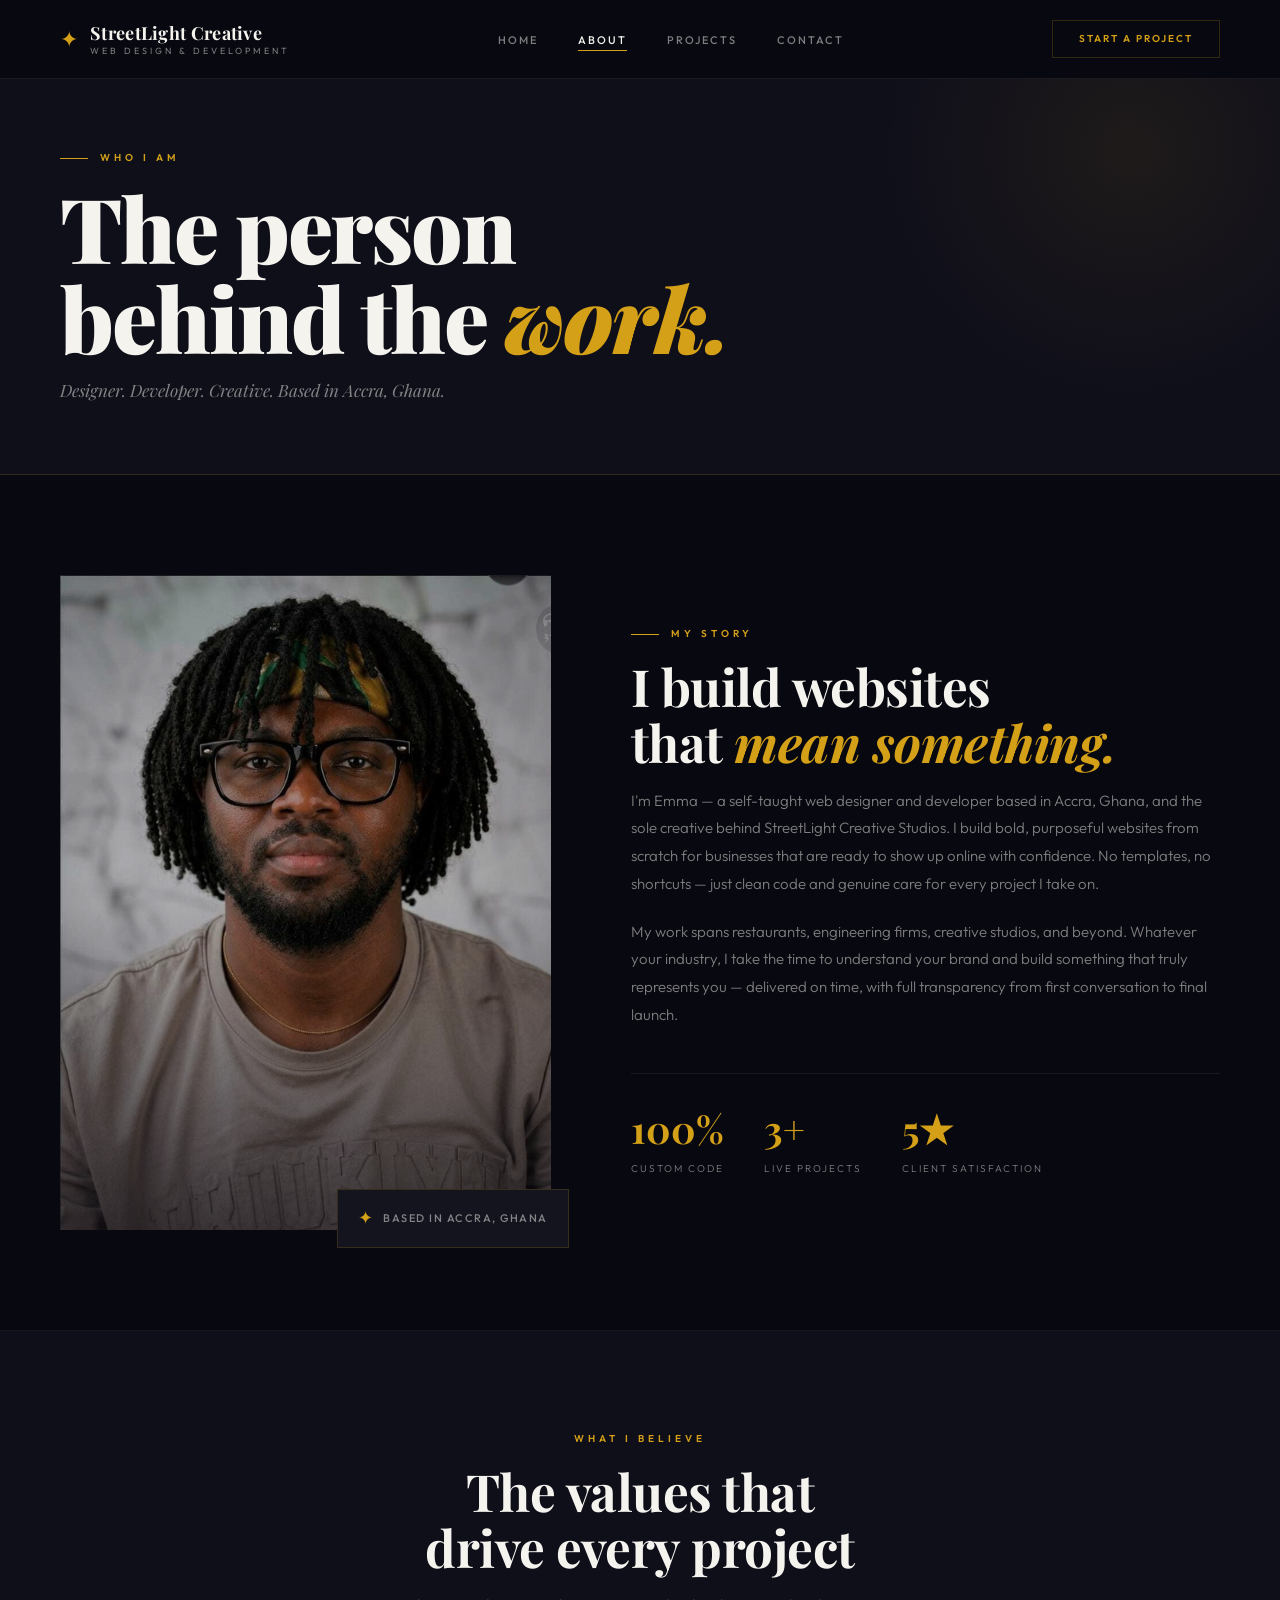
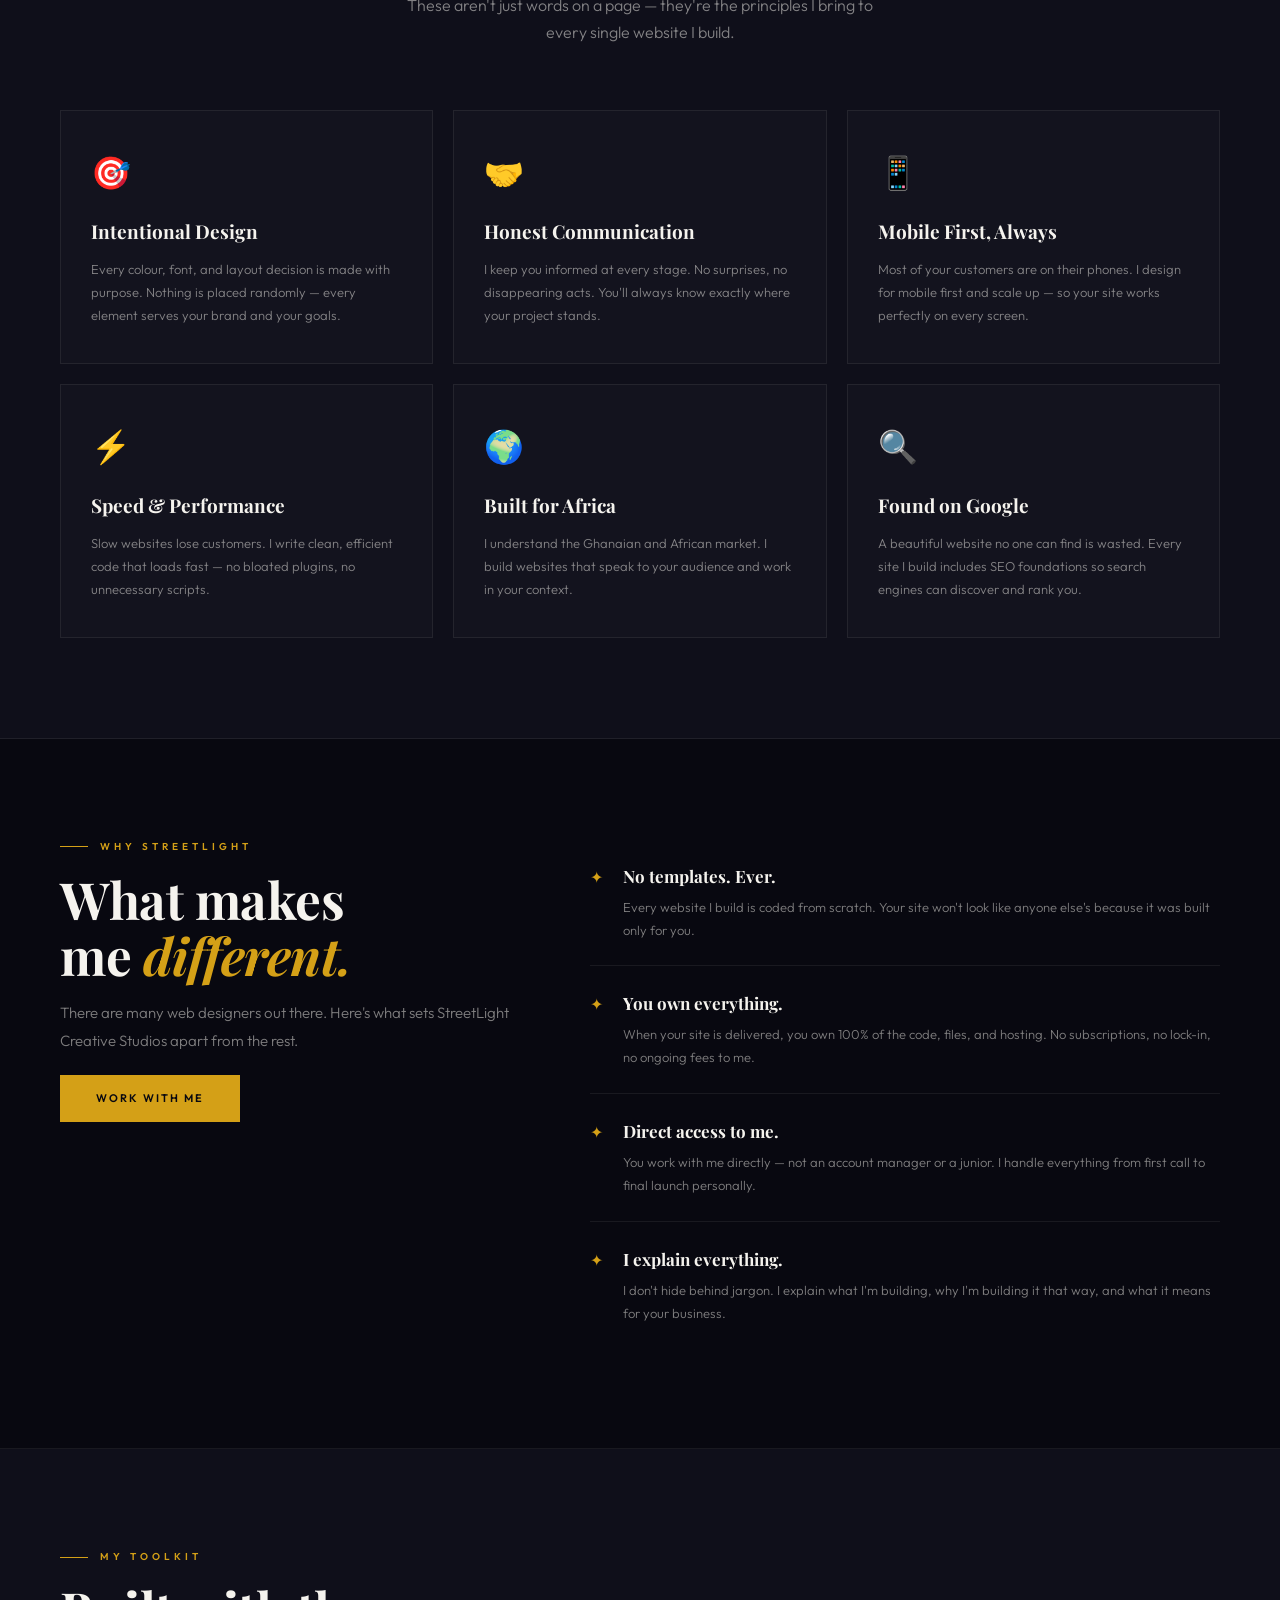
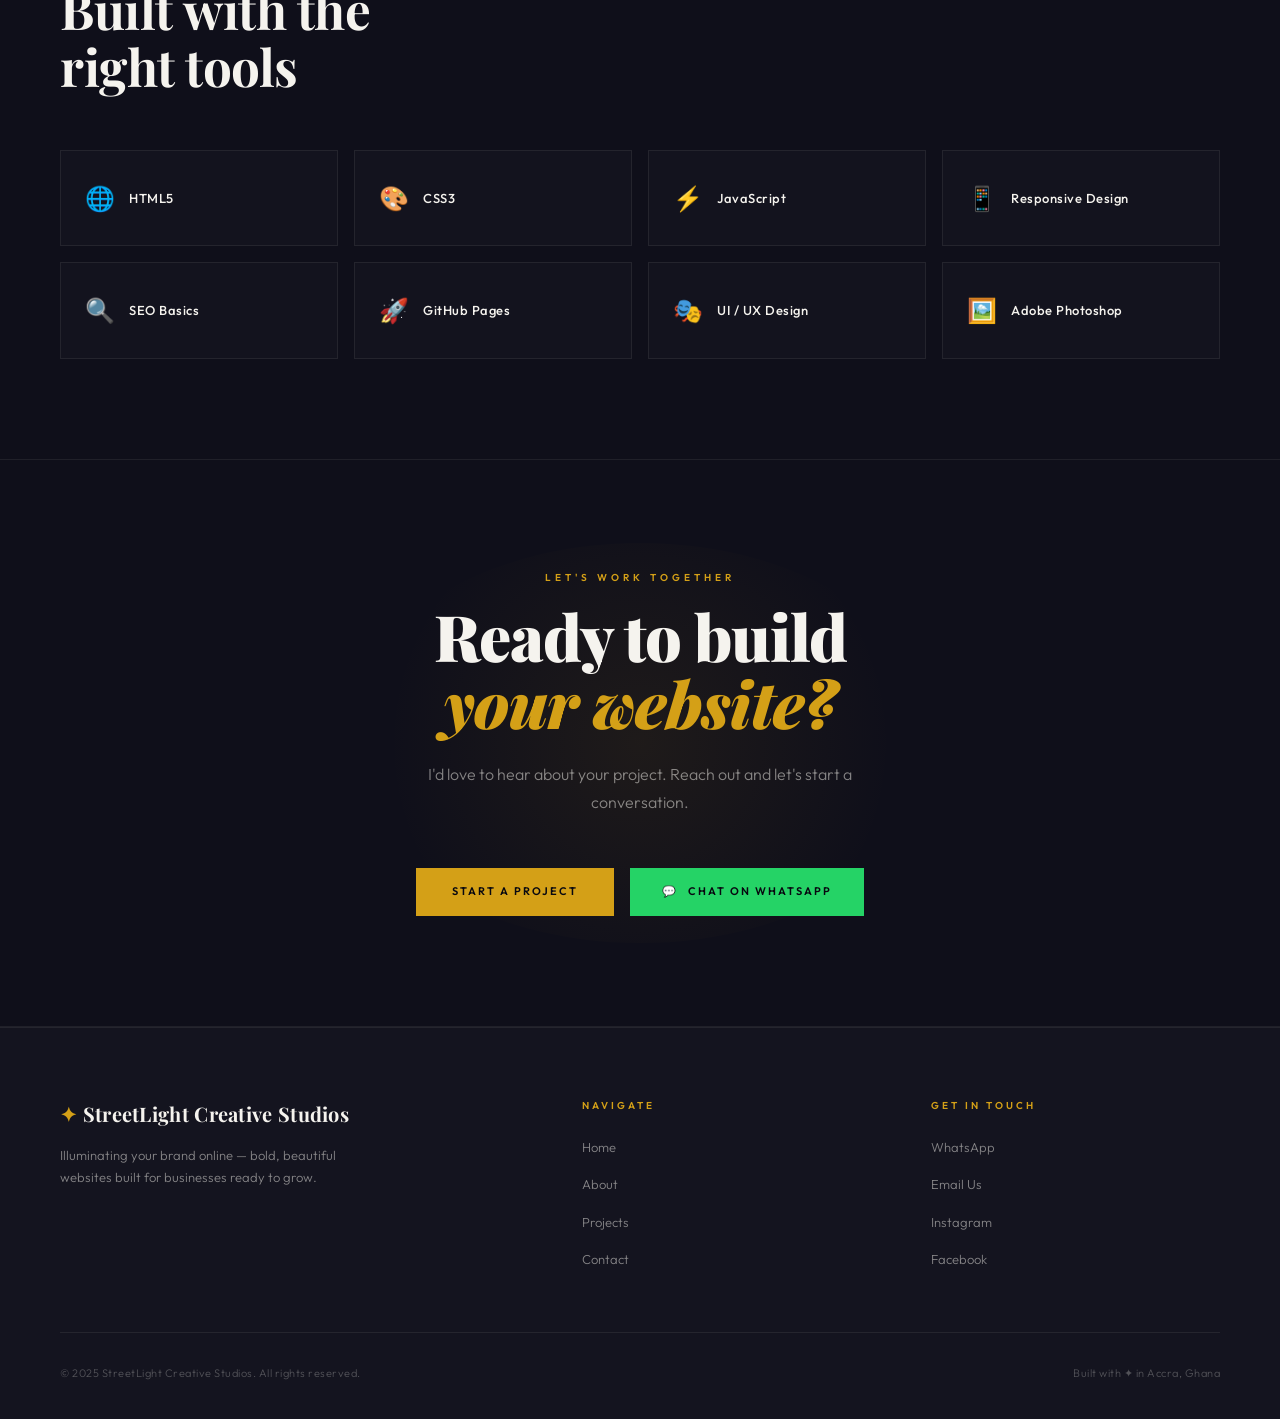
<file: about.html>
<!DOCTYPE html>
<html lang="en">
<head>
  <meta charset="UTF-8">
  <meta name="viewport" content="width=device-width, initial-scale=1.0">
  <title>About — StreetLight Creative Studios</title>
  <meta name="description" content="Meet Emma — the solo web designer and developer behind StreetLight Creative Studios, based in Accra, Ghana.">
  <link rel="preconnect" href="https://fonts.googleapis.com">
  <link rel="preconnect" href="https://fonts.gstatic.com" crossorigin>
  <link href="https://fonts.googleapis.com/css2?family=Playfair+Display:ital,wght@0,700;0,900;1,700&family=Outfit:wght@300;400;500;600&display=swap" rel="stylesheet">
  <link rel="stylesheet" href="css/style.css">
</head>
<body>

  <!-- ── NAVBAR ── -->
  <nav id="navbar">
    <div class="nav-logo" onclick="window.location.href='index.html'">
      <span class="logo-mark">✦</span>
      <div class="logo-text">
        <span class="logo-main">StreetLight Creative</span>
        <span class="logo-sub">Web Design & Development</span>
      </div>
    </div>

    <ul class="nav-links" id="nav-links">
      <li><a href="index.html">Home</a></li>
      <li><a href="about.html" class="active">About</a></li>
      <li><a href="project.html">Projects</a></li>
      <li><a href="contact.html">Contact</a></li>
    </ul>

    <a class="nav-cta" href="contact.html">Start a Project</a>

    <div class="hamburger" id="hamburger" onclick="toggleMenu()">
      <span></span>
      <span></span>
      <span></span>
    </div>
  </nav>


  <!-- ── PAGE HERO ── -->
  <div class="page-hero">
    <p class="section-label">Who I Am</p>
    <h1 class="page-hero-title">The person<br>behind the <em>work.</em></h1>
    <p class="page-hero-sub">Designer. Developer. Creative. Based in Accra, Ghana.</p>
  </div>


  <!-- ── INTRO SECTION ── -->
  <section class="about-intro">

    <div class="about-intro-img">
      <img
        src="image/emma.jpg"
        alt="Emma — StreetLight Creative Studios"
      >
      <div class="about-intro-img-overlay"></div>
      <div class="about-intro-badge">
        <span class="badge-num">✦</span>
        <span class="badge-lbl">Based in Accra, Ghana</span>
      </div>
    </div>

    <div class="about-intro-text">
      <p class="section-label">My Story</p>
      <h2 class="section-title">
        I build websites<br>that <em>mean something.</em>
      </h2>

      <p class="about-para">
        I'm Emma — a self-taught web designer and developer based in Accra, Ghana,
        and the sole creative behind StreetLight Creative Studios. I build bold,
        purposeful websites from scratch for businesses that are ready to show up
        online with confidence. No templates, no shortcuts — just clean code and
        genuine care for every project I take on.
      </p>

      <p class="about-para">
        My work spans restaurants, engineering firms, creative studios, and beyond.
        Whatever your industry, I take the time to understand your brand and build
        something that truly represents you — delivered on time, with full
        transparency from first conversation to final launch.
      </p>

      <div class="about-stats">
        <div class="about-stat">
          <span class="about-stat-num">100%</span>
          <span class="about-stat-lbl">Custom Code</span>
        </div>
        <div class="about-stat">
          <span class="about-stat-num">3+</span>
          <span class="about-stat-lbl">Live Projects</span>
        </div>
        <div class="about-stat">
          <span class="about-stat-num">5★</span>
          <span class="about-stat-lbl">Client Satisfaction</span>
        </div>
      </div>
    </div>

  </section>


  <!-- ── VALUES ── -->
  <section class="values-section">

    <div class="values-header">
      <p class="section-label">What I Believe</p>
      <h2 class="section-title">The values that<br>drive every project</h2>
      <p class="section-sub">
        These aren't just words on a page — they're the principles
        I bring to every single website I build.
      </p>
    </div>

    <div class="values-grid">

      <div class="value-card">
        <span class="value-icon">🎯</span>
        <h3>Intentional Design</h3>
        <p>Every colour, font, and layout decision is made with purpose. Nothing is placed randomly — every element serves your brand and your goals.</p>
      </div>

      <div class="value-card">
        <span class="value-icon">🤝</span>
        <h3>Honest Communication</h3>
        <p>I keep you informed at every stage. No surprises, no disappearing acts. You'll always know exactly where your project stands.</p>
      </div>

      <div class="value-card">
        <span class="value-icon">📱</span>
        <h3>Mobile First, Always</h3>
        <p>Most of your customers are on their phones. I design for mobile first and scale up — so your site works perfectly on every screen.</p>
      </div>

      <div class="value-card">
        <span class="value-icon">⚡</span>
        <h3>Speed & Performance</h3>
        <p>Slow websites lose customers. I write clean, efficient code that loads fast — no bloated plugins, no unnecessary scripts.</p>
      </div>

      <div class="value-card">
        <span class="value-icon">🌍</span>
        <h3>Built for Africa</h3>
        <p>I understand the Ghanaian and African market. I build websites that speak to your audience and work in your context.</p>
      </div>

      <div class="value-card">
        <span class="value-icon">🔍</span>
        <h3>Found on Google</h3>
        <p>A beautiful website no one can find is wasted. Every site I build includes SEO foundations so search engines can discover and rank you.</p>
      </div>

    </div>

  </section>


  <!-- ── WHAT MAKES ME DIFFERENT ── -->
  <section class="different-section">

    <div class="different-left">
      <p class="section-label">Why StreetLight</p>
      <h2 class="section-title">What makes<br>me <em>different.</em></h2>
      <p class="about-para">
        There are many web designers out there. Here's what sets
        StreetLight Creative Studios apart from the rest.
      </p>
      <a href="contact.html" class="btn-primary">Work With Me</a>
    </div>

    <div class="different-right">

      <div class="diff-item">
        <div class="diff-check">✦</div>
        <div>
          <h4>No templates. Ever.</h4>
          <p>Every website I build is coded from scratch. Your site won't look like anyone else's because it was built only for you.</p>
        </div>
      </div>

      <div class="diff-item">
        <div class="diff-check">✦</div>
        <div>
          <h4>You own everything.</h4>
          <p>When your site is delivered, you own 100% of the code, files, and hosting. No subscriptions, no lock-in, no ongoing fees to me.</p>
        </div>
      </div>

      <div class="diff-item">
        <div class="diff-check">✦</div>
        <div>
          <h4>Direct access to me.</h4>
          <p>You work with me directly — not an account manager or a junior. I handle everything from first call to final launch personally.</p>
        </div>
      </div>

      <div class="diff-item">
        <div class="diff-check">✦</div>
        <div>
          <h4>I explain everything.</h4>
          <p>I don't hide behind jargon. I explain what I'm building, why I'm building it that way, and what it means for your business.</p>
        </div>
      </div>

    </div>

  </section>


  <!-- ── SKILLS ── -->
  <section class="skills-section">

    <div class="skills-header">
      <p class="section-label">My Toolkit</p>
      <h2 class="section-title">Built with the<br>right tools</h2>
    </div>

    <div class="skills-grid">

      <div class="skill-item">
        <span class="skill-icon">🌐</span>
        <span class="skill-name">HTML5</span>
      </div>

      <div class="skill-item">
        <span class="skill-icon">🎨</span>
        <span class="skill-name">CSS3</span>
      </div>

      <div class="skill-item">
        <span class="skill-icon">⚡</span>
        <span class="skill-name">JavaScript</span>
      </div>

      <div class="skill-item">
        <span class="skill-icon">📱</span>
        <span class="skill-name">Responsive Design</span>
      </div>

      <div class="skill-item">
        <span class="skill-icon">🔍</span>
        <span class="skill-name">SEO Basics</span>
      </div>

      <div class="skill-item">
        <span class="skill-icon">🚀</span>
        <span class="skill-name">GitHub Pages</span>
      </div>

      <div class="skill-item">
        <span class="skill-icon">🎭</span>
        <span class="skill-name">UI / UX Design</span>
      </div>

      <div class="skill-item">
        <span class="skill-icon">🖼️</span>
        <span class="skill-name">Adobe Photoshop</span>
      </div>

    </div>

  </section>


  <!-- ── CTA ── -->
  <section class="cta-section">
    <div class="cta-inner">
      <p class="section-label section-label--center">Let's Work Together</p>
      <h2 class="cta-title">
        Ready to build<br>
        <em>your website?</em>
      </h2>
      <p class="cta-sub">
        I'd love to hear about your project.
        Reach out and let's start a conversation.
      </p>
      <div class="cta-buttons">
        <a class="btn-primary" href="contact.html">Start a Project</a>
        <a class="whatsapp-btn" href="https://wa.me/233207918365" target="_blank" rel="noopener noreferrer">
          <span>💬</span> Chat on WhatsApp
        </a>
      </div>
    </div>
  </section>


  <!-- ── FOOTER ── -->
  <footer>
    <div class="footer-top">
      <div class="footer-brand">
        <div class="footer-brand-name">
          <span class="footer-mark">✦</span> StreetLight Creative Studios
        </div>
        <p class="footer-desc">
          Illuminating your brand online — bold, beautiful websites
          built for businesses ready to grow.
        </p>
      </div>

      <div class="footer-col">
        <h4>Navigate</h4>
        <ul>
          <li><a href="index.html">Home</a></li>
          <li><a href="about.html">About</a></li>
          <li><a href="project.html">Projects</a></li>
          <li><a href="contact.html">Contact</a></li>
        </ul>
      </div>

      <div class="footer-col">
        <h4>Get in Touch</h4>
        <ul>
          <li><a href="https://wa.me/233207918365" target="_blank" rel="noopener noreferrer">WhatsApp</a></li>
          <li><a href="mailto:streetlightcreativestudios@gmail.com">Email Us</a></li>
          <li><a href="#">Instagram</a></li>
          <li><a href="#">Facebook</a></li>
        </ul>
      </div>
    </div>

    <div class="footer-bottom">
      <span>© 2025 StreetLight Creative Studios. All rights reserved.</span>
      <span>Built with ✦ in Accra, Ghana</span>
    </div>
  </footer>

  <script src="js/main.js"></script>

</body>
</html>
</file>
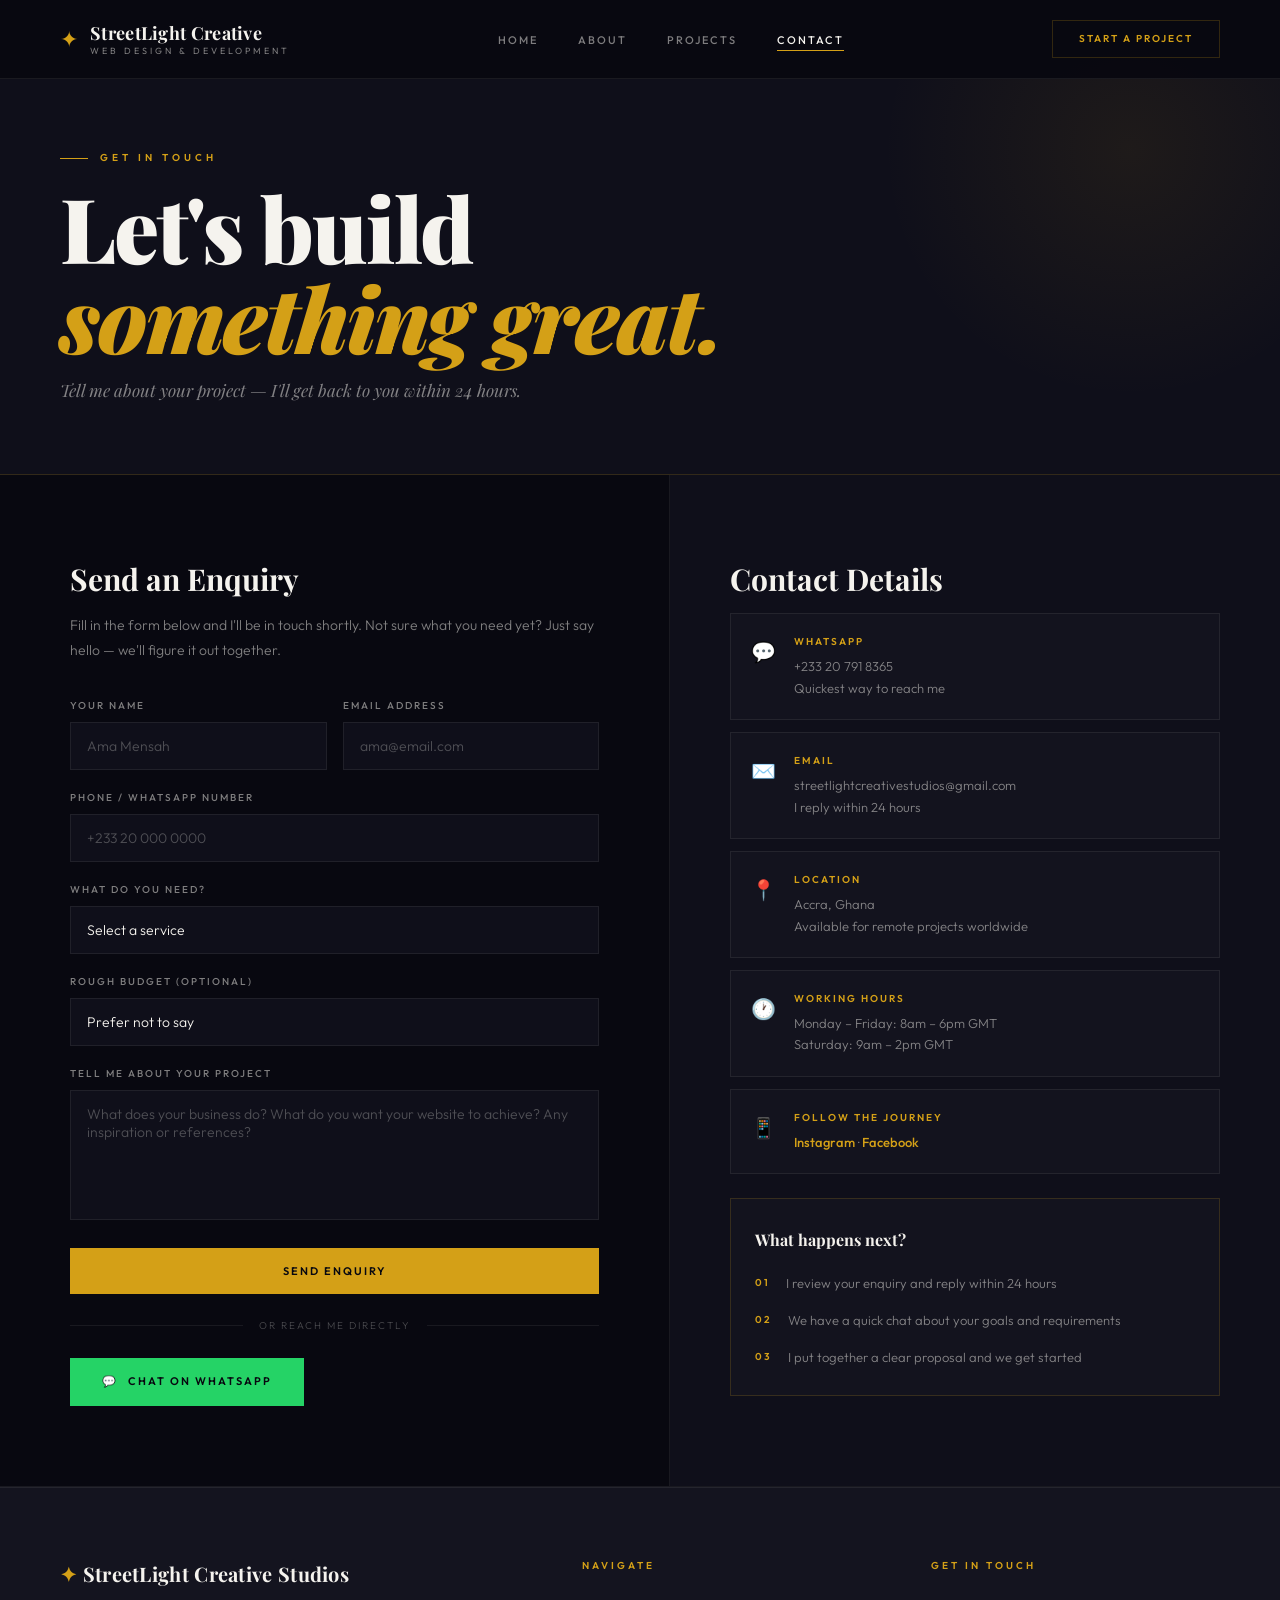
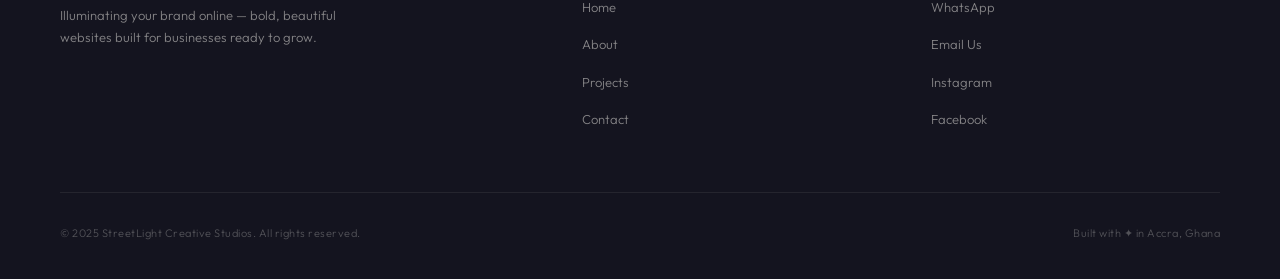
<file: contact.html>
<!DOCTYPE html>
<html lang="en">
<head>
  <meta charset="UTF-8">
  <meta name="viewport" content="width=device-width, initial-scale=1.0">
  <title>Contact — StreetLight Creative Studios</title>
  <meta name="description" content="Start a web design project with StreetLight Creative Studios. Get in touch via WhatsApp, email, or fill in the enquiry form — based in Accra, Ghana.">
  <link rel="preconnect" href="https://fonts.googleapis.com">
  <link rel="preconnect" href="https://fonts.gstatic.com" crossorigin>
  <link href="https://fonts.googleapis.com/css2?family=Playfair+Display:ital,wght@0,700;0,900;1,700&family=Outfit:wght@300;400;500;600&display=swap" rel="stylesheet">
  <link rel="stylesheet" href="css/style.css">
</head>
<body>

  <!-- ── NAVBAR ── -->
  <nav id="navbar">
    <div class="nav-logo" onclick="window.location.href='index.html'">
      <span class="logo-mark">✦</span>
      <div class="logo-text">
        <span class="logo-main">StreetLight Creative</span>
        <span class="logo-sub">Web Design & Development</span>
      </div>
    </div>

    <ul class="nav-links" id="nav-links">
      <li><a href="index.html">Home</a></li>
      <li><a href="about.html">About</a></li>
      <li><a href="project.html">Projects</a></li>
      <li><a href="contact.html" class="active">Contact</a></li>
    </ul>

    <a class="nav-cta" href="contact.html">Start a Project</a>

    <div class="hamburger" id="hamburger" onclick="toggleMenu()">
      <span></span>
      <span></span>
      <span></span>
    </div>
  </nav>


  <!-- ── PAGE HERO ── -->
  <div class="page-hero">
    <p class="section-label">Get in Touch</p>
    <h1 class="page-hero-title">Let's build<br><em>something great.</em></h1>
    <p class="page-hero-sub">Tell me about your project — I'll get back to you within 24 hours.</p>
  </div>


  <!-- ── CONTACT GRID ── -->
  <div class="contact-grid">

    <!-- LEFT: Form -->
    <div class="contact-form-col">

      <h2 class="contact-col-title">Send an Enquiry</h2>
      <p class="contact-intro">
        Fill in the form below and I'll be in touch shortly.
        Not sure what you need yet? Just say hello — we'll figure it out together.
      </p>

      <!-- Form -->
      <form id="contact-form" onsubmit="event.preventDefault(); submitForm();">

        <div class="form-row">
          <div class="form-group">
            <label for="contact-name">Your Name</label>
            <input type="text" id="contact-name" placeholder="Ama Mensah">
          </div>
          <div class="form-group">
            <label for="contact-email">Email Address</label>
            <input type="email" id="contact-email" placeholder="ama@email.com">
          </div>
        </div>

        <div class="form-group">
          <label for="contact-phone">Phone / WhatsApp Number</label>
          <input type="tel" id="contact-phone" placeholder="+233 20 000 0000">
        </div>

        <div class="form-group">
          <label for="contact-service">What Do You Need?</label>
          <select id="contact-service">
            <option value="">Select a service</option>
            <option>Brand New Website</option>
            <option>Redesign an Existing Website</option>
            <option>Fix / Improve My Current Site</option>
            <option>Landing Page Only</option>
            <option>I'm Not Sure Yet — Let's Talk</option>
          </select>
        </div>

        <div class="form-group">
          <label for="contact-budget">Rough Budget (Optional)</label>
          <select id="contact-budget">
            <option value="">Prefer not to say</option>
            <option>Under GHS 500</option>
            <option>GHS 500 – 1,000</option>
            <option>GHS 1,000 – 2,500</option>
            <option>GHS 2,500 – 5,000</option>
            <option>GHS 5,000+</option>
          </select>
        </div>

        <div class="form-group">
          <label for="contact-message">Tell Me About Your Project</label>
          <textarea
            id="contact-message"
            placeholder="What does your business do? What do you want your website to achieve? Any inspiration or references?"
          ></textarea>
        </div>

        <button type="submit" class="btn-primary btn-full">
          Send Enquiry
        </button>

        <!-- Divider -->
        <div class="form-divider">
          <span>or reach me directly</span>
        </div>

        <!-- WhatsApp -->
        <a
          class="whatsapp-btn"
          href="https://wa.me/233207918365"
          target="_blank"
          rel="noopener noreferrer"
        >
          <span>💬</span> Chat on WhatsApp
        </a>

      </form>

      <!-- Success Message -->
      <div class="form-success" id="form-success">
        <div class="success-icon">✦</div>
        <h3>Message Sent!</h3>
        <p>
          Thank you for reaching out to StreetLight Creative Studios.<br>
          I'll review your enquiry and get back to you within 24 hours.<br><br>
          In the meantime, feel free to browse my projects or connect on WhatsApp.
        </p>
        <div class="success-actions">
          <a href="project.html" class="btn-outline">View Projects</a>
          <button class="btn-primary btn-success-cta" onclick="resetForm()">Send Another Message</button>
        </div>
      </div>

    </div>


    <!-- RIGHT: Contact Info -->
    <div class="contact-info-col">

      <h2 class="contact-col-title">Contact Details</h2>

      <div class="info-card">
        <div class="info-card-icon">💬</div>
        <div>
          <h4>WhatsApp</h4>
          <p>+233 20 791 8365<br>Quickest way to reach me</p>
        </div>
      </div>

      <div class="info-card">
        <div class="info-card-icon">✉️</div>
        <div>
          <h4>Email</h4>
          <p>streetlightcreativestudios@gmail.com<br>I reply within 24 hours</p>
        </div>
      </div>

      <div class="info-card">
        <div class="info-card-icon">📍</div>
        <div>
          <h4>Location</h4>
          <p>Accra, Ghana<br>Available for remote projects worldwide</p>
        </div>
      </div>

      <div class="info-card">
        <div class="info-card-icon">🕐</div>
        <div>
          <h4>Working Hours</h4>
          <p>Monday – Friday: 8am – 6pm GMT<br>Saturday: 9am – 2pm GMT</p>
        </div>
      </div>

      <div class="info-card">
        <div class="info-card-icon">📱</div>
        <div>
          <h4>Follow the Journey</h4>
          <p>
            <a href="#" class="contact-social-link">Instagram</a> ·
            <a href="#" class="contact-social-link">Facebook</a>
          </p>
        </div>
      </div>

      <!-- What to expect -->
      <div class="contact-expect">
        <h4>What happens next?</h4>
        <div class="expect-step">
          <span class="expect-num">01</span>
          <p>I review your enquiry and reply within 24 hours</p>
        </div>
        <div class="expect-step">
          <span class="expect-num">02</span>
          <p>We have a quick chat about your goals and requirements</p>
        </div>
        <div class="expect-step">
          <span class="expect-num">03</span>
          <p>I put together a clear proposal and we get started</p>
        </div>
      </div>

    </div>

  </div>


  <!-- ── FOOTER ── -->
  <footer>
    <div class="footer-top">
      <div class="footer-brand">
        <div class="footer-brand-name">
          <span class="footer-mark">✦</span> StreetLight Creative Studios
        </div>
        <p class="footer-desc">
          Illuminating your brand online — bold, beautiful websites
          built for businesses ready to grow.
        </p>
      </div>

      <div class="footer-col">
        <h4>Navigate</h4>
        <ul>
          <li><a href="index.html">Home</a></li>
          <li><a href="about.html">About</a></li>
          <li><a href="project.html">Projects</a></li>
          <li><a href="contact.html">Contact</a></li>
        </ul>
      </div>

      <div class="footer-col">
        <h4>Get in Touch</h4>
        <ul>
          <li><a href="https://wa.me/233207918365" target="_blank" rel="noopener noreferrer">WhatsApp</a></li>
          <li><a href="mailto:streetlightcreativestudios@gmail.com">Email Us</a></li>
          <li><a href="#">Instagram</a></li>
          <li><a href="#">Facebook</a></li>
        </ul>
      </div>
    </div>

    <div class="footer-bottom">
      <span>© 2025 StreetLight Creative Studios. All rights reserved.</span>
      <span>Built with ✦ in Accra, Ghana</span>
    </div>
  </footer>

  <script src="js/main.js"></script>

</body>
</html>
</file>
<file: css/style.css>
/* ── VARIABLES & RESET ── */
:root {
  --black:        #080810;
  --dark:         #0f0f1a;
  --dark-2:       #14141f;
  --card:         #13131e;
  --gold:         #d4a017;
  --gold-light:   #e8bc3a;
  --gold-pale:    rgba(212,160,23,0.12);
  --gold-border:  rgba(212,160,23,0.2);
  --white:        #f5f3ee;
  --cream:        #ede9df;
  --text:         #f5f3ee;
  --text-muted:   rgba(245,243,238,0.5);
  --text-dim:     rgba(245,243,238,0.28);
  --border:       rgba(245,243,238,0.07);
  --border-gold:  rgba(212,160,23,0.18);
  --shadow:       rgba(0,0,0,0.4);
  --shadow-gold:  rgba(212,160,23,0.15);
}

* {
  margin: 0;
  padding: 0;
  box-sizing: border-box;
}

html { scroll-behavior: smooth; }

body {
  background: var(--black);
  color: var(--text);
  font-family: 'Outfit', sans-serif;
  font-weight: 300;
  overflow-x: hidden;
  line-height: 1.6;
}

/* ── NAVBAR ── */
nav {
  position: fixed;
  top: 0;
  left: 0;
  right: 0;
  z-index: 1000;
  padding: 20px 60px;
  display: flex;
  align-items: center;
  justify-content: space-between;
  background: rgba(8,8,16,0.92);
  webkit-backdrop-filter: blur(16px);
  border-bottom: 1px solid var(--border);
  transition: border-color 0.4s;
}

nav.scrolled {
  border-bottom-color: var(--border-gold);
}

.nav-logo {
  display: flex;
  align-items: center;
  gap: 12px;
  cursor: pointer;
  text-decoration: none;
}

.logo-mark {
  font-size: 22px;
  color: var(--gold);
  line-height: 1;
  transition: transform 0.3s;
}

.nav-logo:hover .logo-mark {
  transform: rotate(30deg);
}

.logo-text {
  display: flex;
  flex-direction: column;
  line-height: 1;
}

.logo-main {
  font-family: 'Playfair Display', serif;
  font-weight: 700;
  font-size: 18px;
  color: var(--white);
  letter-spacing: 0.3px;
}

.logo-sub {
  font-size: 9px;
  letter-spacing: 3px;
  text-transform: uppercase;
  color: var(--text-muted);
  margin-top: 4px;
  font-weight: 400;
}

.nav-links {
  display: flex;
  gap: 40px;
  list-style: none;
}

.nav-links a {
  font-size: 11px;
  letter-spacing: 2px;
  text-transform: uppercase;
  color: var(--text-muted);
  text-decoration: none;
  font-weight: 500;
  transition: color 0.3s;
  position: relative;
  padding-bottom: 4px;
}

.nav-links a::after {
  content: '';
  position: absolute;
  bottom: 0;
  left: 0;
  width: 0;
  height: 1px;
  background: var(--gold);
  transition: width 0.3s;
}

.nav-links a:hover,
.nav-links a.active {
  color: var(--white);
}

.nav-links a:hover::after,
.nav-links a.active::after {
  width: 100%;
}

.nav-cta {
  background: transparent;
  color: var(--gold);
  padding: 10px 26px;
  font-size: 10px;
  letter-spacing: 2px;
  text-transform: uppercase;
  font-weight: 600;
  border: 1px solid var(--gold-border);
  cursor: pointer;
  font-family: 'Outfit', sans-serif;
  transition: background 0.3s, color 0.3s, border-color 0.3s;
  text-decoration: none;
  display: inline-block;
}

.nav-cta:hover {
  background: var(--gold);
  color: var(--black);
  border-color: var(--gold);
}

/* Hamburger */
.hamburger {
  display: none;
  flex-direction: column;
  gap: 5px;
  cursor: pointer;
  padding: 4px;
}

.hamburger span {
  display: block;
  width: 24px;
  height: 2px;
  background: var(--white);
  transition: all 0.3s;
}

.hamburger.active span:nth-child(1) {
  transform: translateY(7px) rotate(45deg);
}
.hamburger.active span:nth-child(2) {
  opacity: 0;
}
.hamburger.active span:nth-child(3) {
  transform: translateY(-7px) rotate(-45deg);
}

.nav-links.open {
  display: flex;
  flex-direction: column;
  position: fixed;
  top: 69px;
  left: 0;
  right: 0;
  background: var(--dark);
  padding: 32px;
  gap: 24px;
  border-bottom: 1px solid var(--border-gold);
  z-index: 999;
}

/* ── HERO ── */
.hero {
  min-height: 100vh;
  display: grid;
  grid-template-columns: 1fr 1fr;
  align-items: center;
  gap: 60px;
  padding: 140px 60px 100px;
  position: relative;
  overflow: hidden;
}

.hero-glow {
  position: absolute;
  width: 700px;
  height: 700px;
  border-radius: 50%;
  background: radial-gradient(circle, rgba(212,160,23,0.12) 0%, transparent 70%);
  top: -200px;
  right: -200px;
  pointer-events: none;
}

.hero-badge {
  display: inline-flex;
  align-items: center;
  gap: 10px;
  background: var(--gold-pale);
  border: 1px solid var(--gold-border);
  color: var(--gold-light);
  padding: 8px 18px;
  font-size: 10px;
  letter-spacing: 2px;
  text-transform: uppercase;
  font-weight: 500;
  margin-bottom: 32px;
  width: fit-content;
}

.badge-dot {
  width: 6px;
  height: 6px;
  border-radius: 50%;
  background: var(--gold);
  animation: pulse 2s infinite;
}

@keyframes pulse {
  0%, 100% { opacity: 1; transform: scale(1); }
  50%       { opacity: 0.5; transform: scale(0.8); }
}

.hero-title {
  font-family: 'Playfair Display', serif;
  font-weight: 900;
  font-size: clamp(52px, 6vw, 88px);
  line-height: 1.0;
  letter-spacing: -1px;
  margin-bottom: 28px;
  color: var(--white);
}

.hero-title em {
  font-style: italic;
  color: var(--gold);
}

.hero-tagline {
  font-size: 16px;
  line-height: 1.75;
  color: var(--text-muted);
  max-width: 420px;
  margin-bottom: 48px;
  font-weight: 300;
}

.hero-ctas {
  display: flex;
  gap: 16px;
  align-items: center;
}

/* Buttons */
.btn-primary {
  background: var(--gold);
  color: var(--black);
  padding: 15px 36px;
  font-size: 11px;
  letter-spacing: 2px;
  text-transform: uppercase;
  font-weight: 600;
  border: none;
  cursor: pointer;
  font-family: 'Outfit', sans-serif;
  transition: background 0.3s, transform 0.2s, box-shadow 0.3s;
  text-decoration: none;
  display: inline-block;
}

.btn-primary:hover {
  background: var(--gold-light);
  transform: translateY(-2px);
  box-shadow: 0 8px 28px var(--shadow-gold);
}

.btn-outline {
  background: transparent;
  color: var(--white);
  padding: 15px 32px;
  font-size: 11px;
  letter-spacing: 2px;
  text-transform: uppercase;
  font-weight: 500;
  border: 1px solid var(--border);
  cursor: pointer;
  font-family: 'Outfit', sans-serif;
  transition: border-color 0.3s, color 0.3s;
  text-decoration: none;
  display: inline-block;
}

.btn-outline:hover {
  border-color: var(--gold-border);
  color: var(--gold-light);
}

.btn-text-link {
  font-size: 12px;
  letter-spacing: 2px;
  text-transform: uppercase;
  color: var(--gold);
  text-decoration: none;
  font-weight: 600;
  display: inline-flex;
  align-items: center;
  gap: 8px;
  transition: gap 0.3s, color 0.3s;
  margin-top: 8px;
}

.btn-text-link:hover {
  gap: 14px;
  color: var(--gold-light);
}

/* Hero visual */
.hero-visual {
  position: relative;
}

.hero-img-wrap {
  position: relative;
  border-radius: 2px;
  overflow: hidden;
  aspect-ratio: 4/5;
}

.hero-img-wrap img {
  width: 100%;
  height: 100%;
  object-fit: cover;
  filter: brightness(0.75) saturate(0.9);
}

.hero-img-overlay {
  position: absolute;
  inset: 0;
  background: linear-gradient(
    135deg,
    rgba(212,160,23,0.15) 0%,
    transparent 60%
  );
}

/* Floating info cards */
.hero-float-card {
  position: absolute;
  top: -20px;
  left: -30px;
  background: var(--dark-2);
  border: 1px solid var(--border-gold);
  padding: 14px 18px;
  display: flex;
  align-items: center;
  gap: 12px;
  box-shadow: 0 12px 40px var(--shadow);
  min-width: 200px;
}

.hero-float-card--br {
  top: auto;
  left: auto;
  bottom: -20px;
  right: -30px;
}

.float-icon {
  font-size: 22px;
  flex-shrink: 0;
}

.float-title {
  font-size: 13px;
  font-weight: 600;
  color: var(--white);
  margin-bottom: 2px;
}

.float-sub {
  font-size: 10px;
  color: var(--text-muted);
  letter-spacing: 0.5px;
}

/* ── TRUST BAR ── */
.trust-bar {
  background: var(--dark);
  border-top: 1px solid var(--border-gold);
  border-bottom: 1px solid var(--border-gold);
  padding: 22px 60px;
  display: flex;
  align-items: center;
  justify-content: space-between;
  gap: 20px;
}

.trust-item {
  display: flex;
  align-items: center;
  gap: 10px;
  color: var(--text-muted);
}

.trust-icon {
  font-size: 16px;
}

.trust-text {
  font-size: 11px;
  letter-spacing: 2px;
  text-transform: uppercase;
  font-weight: 400;
}

.trust-divider {
  width: 1px;
  height: 24px;
  background: var(--border);
}

/* ── SECTION COMMONS ── */
.section-label {
  font-size: 10px;
  letter-spacing: 4px;
  text-transform: uppercase;
  color: var(--gold);
  font-weight: 600;
  margin-bottom: 16px;
  display: flex;
  align-items: center;
  gap: 12px;
}

.section-label::before {
  content: '';
  display: block;
  width: 28px;
  height: 1px;
  background: var(--gold);
  flex-shrink: 0;
}

.section-label--center {
  justify-content: center;
}

.section-label--center::before {
  display: none;
}

.section-title {
  font-family: 'Playfair Display', serif;
  font-weight: 700;
  font-size: clamp(34px, 4vw, 52px);
  line-height: 1.1;
  letter-spacing: -0.5px;
  margin-bottom: 16px;
  color: var(--white);
}

.section-title em {
  font-style: italic;
  color: var(--gold);
}

.section-sub {
  font-size: 16px;
  line-height: 1.7;
  color: var(--text-muted);
  max-width: 500px;
  font-weight: 300;
}

/* ── ABOUT TEASER ── */
.about-teaser {
  padding: 100px 60px;
  border-bottom: 1px solid var(--border);
}

.about-teaser-inner {
  display: grid;
  grid-template-columns: 1fr 1fr;
  gap: 80px;
  align-items: start;
}

.about-teaser-text {
  font-size: 16px;
  line-height: 1.8;
  color: var(--text-muted);
  margin-bottom: 20px;
  font-weight: 300;
}

/* ── SERVICES ── */
.services-section {
  padding: 100px 60px;
  background: var(--dark);
  border-bottom: 1px solid var(--border);
}

.services-header {
  text-align: center;
  margin-bottom: 64px;
}

.services-header .section-label {
  justify-content: center;
}

.services-header .section-label::before {
  display: none;
}

.services-header .section-sub {
  margin: 0 auto;
}

.services-grid {
  display: grid;
  grid-template-columns: repeat(3, 1fr);
  gap: 1px;
  background: var(--border);
  border: 1px solid var(--border);
}

.service-card {
  background: var(--card);
  padding: 44px 36px;
  position: relative;
  overflow: hidden;
  transition: background 0.3s;
}

.service-card::after {
  content: '';
  position: absolute;
  bottom: 0;
  left: 0;
  right: 0;
  height: 2px;
  background: var(--gold);
  transform: scaleX(0);
  transform-origin: left;
  transition: transform 0.4s ease;
}

.service-card:hover {
  background: var(--dark-2);
}

.service-card:hover::after {
  transform: scaleX(1);
}

.service-num {
  font-size: 10px;
  letter-spacing: 3px;
  color: var(--gold);
  font-weight: 600;
  margin-bottom: 20px;
  font-family: 'Outfit', sans-serif;
}

.service-icon {
  font-size: 30px;
  display: block;
  margin-bottom: 18px;
}

.service-card h3 {
  font-family: 'Playfair Display', serif;
  font-size: 20px;
  font-weight: 700;
  margin-bottom: 12px;
  color: var(--white);
}

.service-card p {
  font-size: 13px;
  line-height: 1.75;
  color: var(--text-muted);
  font-weight: 300;
}

/* ── FEATURED PROJECTS ── */
.featured-section {
  padding: 100px 60px;
  border-bottom: 1px solid var(--border);
}

.featured-header {
  display: flex;
  justify-content: space-between;
  align-items: flex-end;
  margin-bottom: 56px;
}

.featured-grid {
  display: grid;
  grid-template-columns: 1.4fr 1fr 1fr;
  gap: 20px;
  align-items: start;
}

/* Project card - live */
.project-card {
  background: var(--card);
  border: 1px solid var(--border);
  overflow: hidden;
  transition: transform 0.3s, box-shadow 0.3s, border-color 0.3s;
}

.project-card:hover {
  transform: translateY(-5px);
  box-shadow: 0 20px 56px var(--shadow);
  border-color: var(--border-gold);
}

.project-img-wrap {
  position: relative;
  overflow: hidden;
  aspect-ratio: 4/3;
}

.project-img-wrap img {
  width: 100%;
  height: 100%;
  object-fit: cover;
  transition: transform 0.5s ease, filter 0.4s;
  filter: brightness(0.8);
}

.project-card:hover .project-img-wrap img {
  transform: scale(1.05);
  filter: brightness(0.6);
}

/* Hover overlay with visit button */
.project-overlay {
  position: absolute;
  inset: 0;
  display: flex;
  align-items: center;
  justify-content: center;
  opacity: 0;
  transition: opacity 0.3s;
}

.project-card:hover .project-overlay {
  opacity: 1;
}

.project-visit-btn {
  background: var(--gold);
  color: var(--black);
  padding: 12px 28px;
  font-size: 11px;
  letter-spacing: 2px;
  text-transform: uppercase;
  font-weight: 600;
  text-decoration: none;
  font-family: 'Outfit', sans-serif;
  transition: background 0.3s;
}

.project-visit-btn:hover {
  background: var(--gold-light);
}

/* Live tag */
.project-live-tag {
  position: absolute;
  top: 14px;
  left: 14px;
  background: rgba(8,8,16,0.85);
  border: 1px solid var(--border-gold);
  color: var(--gold-light);
  font-size: 9px;
  letter-spacing: 2px;
  text-transform: uppercase;
  font-weight: 600;
  padding: 5px 10px;
  display: flex;
  align-items: center;
  gap: 6px;
  webkit-backdrop-filter: blur(8px);
}

.live-dot {
  width: 5px;
  height: 5px;
  border-radius: 50%;
  background: #4ade80;
  animation: pulse 1.5s infinite;
}

.project-body {
  padding: 24px 26px 28px;
}

.project-tags {
  display: flex;
  gap: 8px;
  flex-wrap: wrap;
  margin-bottom: 14px;
}

.project-tag {
  font-size: 9px;
  letter-spacing: 1.5px;
  text-transform: uppercase;
  color: var(--gold);
  border: 1px solid var(--gold-border);
  padding: 3px 9px;
  font-weight: 500;
}

.project-body h3 {
  font-family: 'Playfair Display', serif;
  font-size: 22px;
  font-weight: 700;
  margin-bottom: 10px;
  color: var(--white);
}

.project-body p {
  font-size: 13px;
  line-height: 1.7;
  color: var(--text-muted);
  font-weight: 300;
}

/* Coming soon card */
.project-card--soon {
  border: 1px dashed var(--border);
  background: transparent;
  display: flex;
  align-items: center;
  justify-content: center;
  min-height: 320px;
  transition: border-color 0.3s;
}

.project-card--soon:hover {
  border-color: var(--gold-border);
  transform: none;
  box-shadow: none;
}

.soon-inner {
  text-align: center;
  padding: 40px 30px;
}

.soon-glyph {
  font-size: 28px;
  color: var(--text-dim);
  display: block;
  margin-bottom: 16px;
}

.soon-label {
  font-family: 'Playfair Display', serif;
  font-size: 16px;
  color: var(--text-muted);
  margin-bottom: 8px;
}

.soon-desc {
  font-size: 12px;
  color: var(--text-dim);
  line-height: 1.6;
}

/* ── PROCESS ── */
.process-section {
  padding: 100px 60px;
  background: var(--dark);
  border-bottom: 1px solid var(--border);
}

.process-header {
  text-align: center;
  margin-bottom: 70px;
}

.process-header .section-label {
  justify-content: center;
}

.process-header .section-label::before {
  display: none;
}

.process-header .section-sub {
  margin: 0 auto;
}

.process-steps {
  display: grid;
  grid-template-columns: repeat(4, 1fr);
  gap: 0;
  position: relative;
}

/* Connecting line between steps */
.process-steps::before {
  content: '';
  position: absolute;
  top: 28px;
  left: calc(12.5% + 20px);
  right: calc(12.5% + 20px);
  height: 1px;
  background: linear-gradient(to right, var(--gold), transparent);
  opacity: 0.25;
}

.process-step {
  text-align: center;
  padding: 0 24px;
  position: relative;
}

.step-num {
  width: 56px;
  height: 56px;
  border-radius: 50%;
  border: 1px solid var(--gold-border);
  background: var(--gold-pale);
  color: var(--gold);
  font-family: 'Outfit', sans-serif;
  font-size: 14px;
  font-weight: 600;
  letter-spacing: 1px;
  display: flex;
  align-items: center;
  justify-content: center;
  margin: 0 auto 28px;
  transition: background 0.3s, border-color 0.3s;
}

.process-step:hover .step-num {
  background: var(--gold);
  color: var(--black);
  border-color: var(--gold);
}

.step-connector {
  display: none;
}

.process-step h4 {
  font-family: 'Playfair Display', serif;
  font-size: 18px;
  font-weight: 700;
  margin-bottom: 12px;
  color: var(--white);
}

.process-step p {
  font-size: 13px;
  line-height: 1.75;
  color: var(--text-muted);
  font-weight: 300;
}

/* ── TESTIMONIAL ── */
.testimonial-section {
  padding: 100px 60px;
  background: var(--black);
  border-bottom: 1px solid var(--border);
  position: relative;
  overflow: hidden;
}

.testimonial-section::before {
  content: '';
  position: absolute;
  width: 500px;
  height: 500px;
  border-radius: 50%;
  background: radial-gradient(circle, rgba(212,160,23,0.06) 0%, transparent 70%);
  top: 50%;
  left: 50%;
  transform: translate(-50%, -50%);
  pointer-events: none;
}

.testimonial-inner {
  max-width: 760px;
  margin: 0 auto;
  text-align: center;
  position: relative;
}

.testimonial-quote-mark {
  font-family: 'Playfair Display', serif;
  font-size: 120px;
  line-height: 0.6;
  color: var(--gold);
  opacity: 0.2;
  margin-bottom: 16px;
  display: block;
}

.testimonial-text {
  font-family: 'Playfair Display', serif;
  font-size: clamp(18px, 2.5vw, 26px);
  font-style: italic;
  font-weight: 400;
  color: var(--white);
  line-height: 1.65;
  margin-bottom: 36px;
}

.testimonial-attr {
  display: flex;
  flex-direction: column;
  gap: 4px;
}

.attr-name {
  font-size: 13px;
  font-weight: 600;
  color: var(--gold);
  letter-spacing: 1px;
}

.attr-role {
  font-size: 11px;
  color: var(--text-muted);
  letter-spacing: 2px;
  text-transform: uppercase;
}

/* ── CTA SECTION ── */
.cta-section {
  padding: 110px 60px;
  background: var(--dark);
  border-bottom: 1px solid var(--border);
  text-align: center;
  position: relative;
  overflow: hidden;
}

.cta-section::before {
  content: '';
  position: absolute;
  width: 600px;
  height: 400px;
  border-radius: 50%;
  background: radial-gradient(circle, rgba(212,160,23,0.08) 0%, transparent 70%);
  top: 50%;
  left: 50%;
  transform: translate(-50%, -50%);
  pointer-events: none;
}

.cta-inner {
  position: relative;
}

.cta-title {
  font-family: 'Playfair Display', serif;
  font-weight: 900;
  font-size: clamp(40px, 5vw, 72px);
  line-height: 1.05;
  letter-spacing: -1px;
  margin-bottom: 24px;
  color: var(--white);
}

.cta-title em {
  font-style: italic;
  color: var(--gold);
}

.cta-sub {
  font-size: 16px;
  color: var(--text-muted);
  max-width: 460px;
  margin: 0 auto 52px;
  line-height: 1.75;
  font-weight: 300;
}

.cta-buttons {
  display: flex;
  gap: 16px;
  justify-content: center;
  align-items: center;
  flex-wrap: wrap;
}

.whatsapp-btn {
  display: inline-flex;
  align-items: center;
  gap: 10px;
  background: #25D366;
  color: var(--black);
  padding: 15px 32px;
  font-size: 11px;
  letter-spacing: 2px;
  text-transform: uppercase;
  font-weight: 600;
  font-family: 'Outfit', sans-serif;
  text-decoration: none;
  transition: background 0.3s, transform 0.2s;
}

.whatsapp-btn:hover {
  background: #1ebe5c;
  transform: translateY(-2px);
}

/* ── FOOTER ── */
footer {
  background: var(--dark-2);
  border-top: 1px solid var(--border);
  padding: 70px 60px 36px;
}

.footer-top {
  display: grid;
  grid-template-columns: 1.6fr 1fr 1fr;
  gap: 60px;
  padding-bottom: 48px;
  border-bottom: 1px solid var(--border);
  margin-bottom: 32px;
}

.footer-mark {
  color: var(--gold);
}

.footer-brand-name {
  font-family: 'Playfair Display', serif;
  font-size: 20px;
  font-weight: 700;
  color: var(--white);
  margin-bottom: 14px;
  letter-spacing: 0.3px;
}

.footer-desc {
  font-size: 13px;
  line-height: 1.75;
  color: var(--text-muted);
  max-width: 280px;
  font-weight: 300;
}

.footer-col h4 {
  font-size: 10px;
  letter-spacing: 3px;
  text-transform: uppercase;
  color: var(--gold);
  margin-bottom: 20px;
  font-weight: 600;
}

.footer-col ul {
  list-style: none;
}

.footer-col ul li {
  margin-bottom: 12px;
}

.footer-col ul li a {
  font-size: 13px;
  color: var(--text-muted);
  text-decoration: none;
  font-weight: 300;
  transition: color 0.3s;
}

.footer-col ul li a:hover {
  color: var(--gold-light);
}

.footer-bottom {
  display: flex;
  justify-content: space-between;
  align-items: center;
  font-size: 11px;
  color: var(--text-dim);
  letter-spacing: 0.5px;
}

/* ── PAGE HERO (inner pages) ── */
.page-hero {
  padding: 150px 60px 70px;
  background: var(--dark);
  border-bottom: 1px solid var(--border-gold);
  position: relative;
  overflow: hidden;
}

.page-hero::before {
  content: '';
  position: absolute;
  width: 500px;
  height: 500px;
  border-radius: 50%;
  background: radial-gradient(circle, rgba(212,160,23,0.08) 0%, transparent 70%);
  top: -100px;
  right: -100px;
  pointer-events: none;
}

.page-hero-title {
  font-family: 'Playfair Display', serif;
  font-size: clamp(52px, 7vw, 96px);
  font-weight: 900;
  line-height: 1.0;
  letter-spacing: -2px;
  color: var(--white);
  margin: 14px 0 16px;
}

.page-hero-title em {
  font-style: italic;
  color: var(--gold);
}

.page-hero-sub {
  font-size: 17px;
  color: var(--text-muted);
  font-style: italic;
  font-family: 'Playfair Display', serif;
  font-weight: 400;
  margin-top: 8px;
}

/* ── MOBILE RESPONSIVE ── */
@media (max-width: 768px) {

  /* Navbar */
  nav {
    padding: 18px 24px;
  }

  .nav-links {
    display: none;
  }

  .nav-cta {
    display: none;
  }

  .hamburger {
    display: flex;
  }

  /* Hero */
  .hero {
    grid-template-columns: 1fr;
    padding: 120px 24px 70px;
    gap: 50px;
    min-height: unset;
  }

  .hero-visual {
    order: -1;
  }

  .hero-img-wrap {
    aspect-ratio: 16/9;
  }

  .hero-float-card {
    display: none;
  }

  .hero-title {
    font-size: 48px;
  }

  .hero-ctas {
    flex-direction: column;
    align-items: stretch;
  }

  .btn-primary,
  .btn-outline {
    text-align: center;
    width: 100%;
  }

  /* Trust bar */
  .trust-bar {
    padding: 20px 24px;
    flex-wrap: wrap;
    justify-content: center;
    gap: 14px;
  }

  .trust-divider {
    display: none;
  }

  /* About teaser */
  .about-teaser {
    padding: 70px 24px;
  }

  .about-teaser-inner {
    grid-template-columns: 1fr;
    gap: 36px;
  }

  /* Services */
  .services-section {
    padding: 70px 24px;
  }

  .services-grid {
    grid-template-columns: 1fr;
  }

  /* Featured */
  .featured-section {
    padding: 70px 24px;
  }

  .featured-header {
    flex-direction: column;
    align-items: flex-start;
    gap: 24px;
  }

  .featured-grid {
    grid-template-columns: 1fr;
  }

  .project-card--soon {
    min-height: 200px;
  }

  /* Process */
  .process-section {
    padding: 70px 24px;
  }

  .process-steps {
    grid-template-columns: 1fr 1fr;
    gap: 48px;
  }

  .process-steps::before {
    display: none;
  }

  /* Testimonial */
  .testimonial-section {
    padding: 70px 24px;
  }

  .testimonial-quote-mark {
    font-size: 80px;
  }

  /* CTA */
  .cta-section {
    padding: 80px 24px;
  }

  .cta-buttons {
    flex-direction: column;
    align-items: stretch;
  }

  .whatsapp-btn {
    justify-content: center;
  }

  /* Footer */
  footer {
    padding: 50px 24px 28px;
  }

  .footer-top {
    grid-template-columns: 1fr;
    gap: 36px;
  }

  .footer-bottom {
    flex-direction: column;
    gap: 8px;
    text-align: center;
  }

  /* Page hero */
  .page-hero {
    padding: 120px 24px 50px;
  }

  .page-hero-title {
    font-size: 52px;
    letter-spacing: -1px;
  }
}

/* ── PROJECTS PAGE ── */
.filter-tabs {
  display: flex;
  padding: 0 60px;
  border-bottom: 1px solid var(--border);
  background: var(--dark);
  overflow-x: auto;
}

.filter-tab {
  padding: 18px 28px;
  font-size: 11px;
  letter-spacing: 2px;
  text-transform: uppercase;
  font-weight: 500;
  color: var(--text-muted);
  cursor: pointer;
  border: none;
  border-bottom: 2px solid transparent;
  background: none;
  font-family: 'Outfit', sans-serif;
  white-space: nowrap;
  transition: color 0.3s, border-color 0.3s;
}

.filter-tab:hover,
.filter-tab.active {
  color: var(--gold);
  border-bottom-color: var(--gold);
}

.projects-section {
  padding: 70px 60px 100px;
}

.projects-grid {
  display: grid;
  grid-template-columns: repeat(3, 1fr);
  gap: 24px;
}

.proj-card {
  background: var(--card);
  border: 1px solid var(--border);
  overflow: hidden;
  display: flex;
  flex-direction: column;
  transition: transform 0.3s, box-shadow 0.3s, border-color 0.3s, opacity 0.3s;
  opacity: 0;
}

.proj-card.proj-visible {
  opacity: 1;
}

.proj-card:hover {
  transform: translateY(-5px);
  box-shadow: 0 20px 56px var(--shadow);
  border-color: var(--border-gold);
}

.proj-img-wrap {
  position: relative;
  overflow: hidden;
  aspect-ratio: 16/10;
}

.proj-img-wrap img {
  width: 100%;
  height: 100%;
  object-fit: cover;
  transition: transform 0.5s, filter 0.4s;
  filter: brightness(0.8);
}

.proj-card:hover .proj-img-wrap img {
  transform: scale(1.05);
  filter: brightness(0.55);
}

.proj-overlay {
  position: absolute;
  inset: 0;
  display: flex;
  align-items: center;
  justify-content: center;
  opacity: 0;
  transition: opacity 0.3s;
}

.proj-card:hover .proj-overlay {
  opacity: 1;
}

.proj-visit-btn {
  background: var(--gold);
  color: var(--black);
  padding: 12px 28px;
  font-size: 11px;
  letter-spacing: 2px;
  text-transform: uppercase;
  font-weight: 600;
  text-decoration: none;
  font-family: 'Outfit', sans-serif;
  transition: background 0.3s;
}

.proj-visit-btn:hover { background: var(--gold-light); }

.proj-status {
  position: absolute;
  top: 14px;
  left: 14px;
  font-size: 9px;
  letter-spacing: 2px;
  text-transform: uppercase;
  font-weight: 600;
  padding: 5px 10px;
  display: flex;
  align-items: center;
  gap: 6px;
  webkit-backdrop-filter: blur(8px);
}

.proj-status--live {
  background: rgba(8,8,16,0.85);
  border: 1px solid var(--border-gold);
  color: var(--gold-light);
}

.proj-body {
  padding: 24px 26px 30px;
  display: flex;
  flex-direction: column;
  flex: 1;
}

.proj-tags {
  display: flex;
  gap: 8px;
  flex-wrap: wrap;
  margin-bottom: 14px;
}

.proj-body h3 {
  font-family: 'Playfair Display', serif;
  font-size: 22px;
  font-weight: 700;
  margin-bottom: 12px;
  color: var(--white);
}

.proj-body p {
  font-size: 13px;
  line-height: 1.75;
  color: var(--text-muted);
  font-weight: 300;
  margin-bottom: 20px;
}

.proj-features {
  display: flex;
  flex-wrap: wrap;
  gap: 10px;
  margin-top: auto;
  padding-top: 20px;
  border-top: 1px solid var(--border);
}

.proj-feature {
  font-size: 10px;
  letter-spacing: 1.5px;
  text-transform: uppercase;
  color: var(--gold);
  font-weight: 500;
}

.proj-card--soon {
  border: 1px dashed var(--border);
  background: transparent;
  display: flex;
  align-items: center;
  justify-content: center;
  min-height: 280px;
}

.proj-card--soon:hover {
  border-color: var(--border-gold);
  transform: none;
  box-shadow: none;
}

.proj-process {
  padding: 100px 60px;
  background: var(--dark);
  border-top: 1px solid var(--border);
  border-bottom: 1px solid var(--border);
}

.proj-process-inner { max-width: 600px; }

@media (max-width: 768px) {
  .filter-tabs { padding: 0 24px; }
  .projects-section { padding: 50px 24px 70px; }
  .projects-grid { grid-template-columns: 1fr; }
  .proj-card--soon { min-height: 200px; }
  .proj-process { padding: 70px 24px; }
}

/* ── ABOUT PAGE ── */
.about-intro {
  display: grid;
  grid-template-columns: 1fr 1.2fr;
  gap: 80px;
  align-items: center;
  padding: 100px 60px;
  border-bottom: 1px solid var(--border);
}

.about-intro-img {
  position: relative;
}

.about-intro-img img {
  width: 100%;
  aspect-ratio: 3/4;
  object-fit: cover;
  object-position: top;
  display: block;
  filter: brightness(0.8) saturate(0.85);
}

.about-intro-img-overlay {
  position: absolute;
  inset: 0;
  background: linear-gradient(to bottom, transparent 50%, rgba(8,8,16,0.6) 100%);
}

.about-intro-badge {
  position: absolute;
  bottom: -18px;
  right: -18px;
  background: var(--dark-2);
  border: 1px solid var(--border-gold);
  padding: 14px 20px;
  display: flex;
  align-items: center;
  gap: 10px;
}

.badge-num { color: var(--gold); font-size: 18px; }

.badge-lbl {
  font-size: 11px;
  color: var(--text-muted);
  letter-spacing: 1.5px;
  text-transform: uppercase;
  font-weight: 500;
}

.about-para {
  font-size: 15px;
  line-height: 1.85;
  color: var(--text-muted);
  margin-bottom: 20px;
  font-weight: 300;
}

.about-para strong { color: var(--white); font-weight: 600; }

.about-stats {
  display: flex;
  gap: 40px;
  margin-top: 44px;
  padding-top: 36px;
  border-top: 1px solid var(--border);
}

.about-stat-num {
  display: block;
  font-family: 'Playfair Display', serif;
  font-size: 38px;
  font-weight: 700;
  color: var(--gold);
  line-height: 1;
  margin-bottom: 6px;
}

.about-stat-lbl {
  font-size: 10px;
  letter-spacing: 2px;
  text-transform: uppercase;
  color: var(--text-muted);
}

/* Values */
.values-section {
  padding: 100px 60px;
  background: var(--dark);
  border-bottom: 1px solid var(--border);
}

.values-header {
  text-align: center;
  margin-bottom: 64px;
}

.values-header .section-label { justify-content: center; }
.values-header .section-label::before { display: none; }
.values-header .section-sub { margin: 0 auto; }

.values-grid {
  display: grid;
  grid-template-columns: repeat(3, 1fr);
  gap: 20px;
}

.value-card {
  background: var(--card);
  border: 1px solid var(--border);
  padding: 36px 30px;
  transition: border-color 0.3s, transform 0.3s;
}

.value-card:hover {
  border-color: var(--border-gold);
  transform: translateY(-4px);
}

.value-icon { font-size: 32px; display: block; margin-bottom: 18px; }

.value-card h3 {
  font-family: 'Playfair Display', serif;
  font-size: 19px;
  font-weight: 700;
  margin-bottom: 12px;
  color: var(--white);
}

.value-card p {
  font-size: 13px;
  line-height: 1.75;
  color: var(--text-muted);
  font-weight: 300;
}

/* What makes me different */
.different-section {
  display: grid;
  grid-template-columns: 1fr 1.4fr;
  gap: 80px;
  align-items: start;
  padding: 100px 60px;
  border-bottom: 1px solid var(--border);
}

.diff-item {
  display: flex;
  gap: 20px;
  align-items: flex-start;
  padding: 24px 0;
  border-bottom: 1px solid var(--border);
}

.diff-item:last-child { border-bottom: none; }
.diff-check { color: var(--gold); font-size: 16px; flex-shrink: 0; margin-top: 2px; }

.diff-item h4 {
  font-family: 'Playfair Display', serif;
  font-size: 17px;
  font-weight: 700;
  color: var(--white);
  margin-bottom: 6px;
}

.diff-item p {
  font-size: 13px;
  line-height: 1.75;
  color: var(--text-muted);
  font-weight: 300;
}

/* Skills */
.skills-section {
  padding: 100px 60px;
  background: var(--dark);
  border-bottom: 1px solid var(--border);
}

.skills-header { margin-bottom: 56px; }

.skills-grid {
  display: grid;
  grid-template-columns: repeat(4, 1fr);
  gap: 16px;
}

.skill-item {
  background: var(--card);
  border: 1px solid var(--border);
  padding: 28px 24px;
  display: flex;
  align-items: center;
  gap: 14px;
  transition: border-color 0.3s, background 0.3s;
}

.skill-item:hover {
  border-color: var(--border-gold);
  background: var(--dark-2);
}

.skill-icon { font-size: 24px; flex-shrink: 0; }
.skill-name { font-size: 13px; font-weight: 500; color: var(--white); letter-spacing: 0.5px; }

/* About page mobile */
@media (max-width: 768px) {
  .about-intro { grid-template-columns: 1fr; padding: 70px 24px; gap: 60px; }
  .about-intro-badge { right: 0; bottom: -14px; }
  .about-stats { flex-wrap: wrap; gap: 28px; }
  .values-section { padding: 70px 24px; }
  .values-grid { grid-template-columns: 1fr; }
  .different-section { grid-template-columns: 1fr; padding: 70px 24px; gap: 48px; }
  .skills-section { padding: 70px 24px; }
  .skills-grid { grid-template-columns: 1fr 1fr; }
}

/* ── CONTACT PAGE ── */
.contact-grid {
  display: grid;
  grid-template-columns: 1.1fr 1fr;
  min-height: 80vh;
  border-bottom: 1px solid var(--border);
}

.contact-form-col {
  padding: 80px 70px;
  border-right: 1px solid var(--border);
}

.contact-col-title {
  font-family: 'Playfair Display', serif;
  font-size: 30px;
  font-weight: 700;
  margin-bottom: 10px;
  color: var(--white);
}

.contact-intro {
  font-size: 14px;
  line-height: 1.75;
  color: var(--text-muted);
  margin-bottom: 36px;
  font-weight: 300;
}

.form-group {
  margin-bottom: 20px;
}

.form-group label {
  display: block;
  font-size: 10px;
  letter-spacing: 2px;
  text-transform: uppercase;
  color: var(--text-muted);
  margin-bottom: 8px;
  font-weight: 500;
}

.form-group input,
.form-group select,
.form-group textarea {
  width: 100%;
  background: var(--dark);
  border: 1px solid var(--border);
  color: var(--white);
  padding: 14px 16px;
  font-family: 'Outfit', sans-serif;
  font-size: 14px;
  font-weight: 300;
  outline: none;
  transition: border-color 0.3s, background 0.3s;
  appearance: none;
}

.form-group input:focus,
.form-group select:focus,
.form-group textarea:focus {
  border-color: var(--gold-border);
  background: var(--dark-2);
}

.form-group input::placeholder,
.form-group textarea::placeholder {
  color: var(--text-dim);
}

.form-group select option {
  background: var(--dark);
  color: var(--white);
}

.form-group textarea {
  height: 130px;
  resize: none;
}

.form-row {
  display: grid;
  grid-template-columns: 1fr 1fr;
  gap: 16px;
}

.btn-full {
  width: 100%;
  padding: 16px;
}

.form-divider {
  display: flex;
  align-items: center;
  gap: 16px;
  margin: 24px 0;
  color: var(--text-dim);
  font-size: 10px;
  letter-spacing: 2px;
  text-transform: uppercase;
}

.form-divider::before,
.form-divider::after {
  content: '';
  flex: 1;
  height: 1px;
  background: var(--border);
}

/* Success state */
.form-success {
  display: none;
  text-align: center;
  padding: 60px 20px;
}

.form-success.show {
  display: block;
}

.success-icon {
  font-size: 40px;
  color: var(--gold);
  margin-bottom: 20px;
  display: block;
}

.form-success h3 {
  font-family: 'Playfair Display', serif;
  font-size: 28px;
  color: var(--white);
  margin-bottom: 14px;
}

.form-success p {
  color: var(--text-muted);
  font-size: 14px;
  line-height: 1.75;
  margin-bottom: 32px;
  font-weight: 300;
}

.success-actions {
  display: flex;
  gap: 14px;
  justify-content: center;
  flex-wrap: wrap;
}

.btn-success-cta {
  margin-top: 0;
}

/* Contact info column */
.contact-info-col {
  padding: 80px 60px;
  background: var(--dark);
}

.info-card {
  display: flex;
  gap: 18px;
  align-items: flex-start;
  padding: 20px;
  background: var(--card);
  border: 1px solid var(--border);
  margin-bottom: 12px;
  transition: border-color 0.3s;
}

.info-card:hover {
  border-color: var(--border-gold);
}

.info-card-icon {
  font-size: 20px;
  flex-shrink: 0;
  margin-top: 2px;
}

.info-card h4 {
  font-size: 10px;
  letter-spacing: 2px;
  text-transform: uppercase;
  color: var(--gold);
  font-weight: 600;
  margin-bottom: 6px;
}

.info-card p {
  font-size: 13px;
  line-height: 1.65;
  color: var(--text-muted);
  font-weight: 300;
}

.contact-social-link {
  color: var(--gold);
  text-decoration: none;
  font-weight: 500;
  transition: color 0.3s;
}

.contact-social-link:hover {
  color: var(--gold-light);
}

/* What to expect */
.contact-expect {
  background: var(--card);
  border: 1px solid var(--border-gold);
  padding: 28px 24px;
  margin-top: 24px;
}

.contact-expect h4 {
  font-family: 'Playfair Display', serif;
  font-size: 16px;
  font-weight: 700;
  color: var(--white);
  margin-bottom: 20px;
}

.expect-step {
  display: flex;
  gap: 16px;
  align-items: flex-start;
  margin-bottom: 16px;
}

.expect-step:last-child {
  margin-bottom: 0;
}

.expect-num {
  font-size: 10px;
  letter-spacing: 2px;
  color: var(--gold);
  font-weight: 600;
  flex-shrink: 0;
  margin-top: 2px;
}

.expect-step p {
  font-size: 13px;
  line-height: 1.6;
  color: var(--text-muted);
  font-weight: 300;
}

/* Contact mobile */
@media (max-width: 768px) {
  .contact-grid {
    grid-template-columns: 1fr;
  }

  .contact-form-col {
    padding: 70px 24px 50px;
    border-right: none;
    border-bottom: 1px solid var(--border);
  }

  .contact-info-col {
    padding: 50px 24px 70px;
  }

  .form-row {
    grid-template-columns: 1fr;
  }

  .success-actions {
    flex-direction: column;
  }

  .success-actions .btn-outline,
  .success-actions .btn-primary {
    width: 100%;
    text-align: center;
  }
}

/* ── FADE-UP SCROLL ANIMATION ── */
.fade-up {
  opacity: 0;
  transform: translateY(28px);
  transition: opacity 0.6s ease, transform 0.6s ease;
}

.fade-up.visible {
  opacity: 1;
  transform: translateY(0);
}

/* ── VARIABLES & RESET ── */
:root {
  --black:        #080810;
  --dark:         #0f0f1a;
  --dark-2:       #14141f;
  --card:         #13131e;
  --gold:         #d4a017;
  --gold-light:   #e8bc3a;
  --gold-pale:    rgba(212,160,23,0.12);
  --gold-border:  rgba(212,160,23,0.2);
  --white:        #f5f3ee;
  --cream:        #ede9df;
  --text:         #f5f3ee;
  --text-muted:   rgba(245,243,238,0.5);
  --text-dim:     rgba(245,243,238,0.28);
  --border:       rgba(245,243,238,0.07);
  --border-gold:  rgba(212,160,23,0.18);
  --shadow:       rgba(0,0,0,0.4);
  --shadow-gold:  rgba(212,160,23,0.15);
}

* {
  margin: 0;
  padding: 0;
  box-sizing: border-box;
}

html { scroll-behavior: smooth; }

body {
  background: var(--black);
  color: var(--text);
  font-family: 'Outfit', sans-serif;
  font-weight: 300;
  overflow-x: hidden;
  line-height: 1.6;
}

/* ── NAVBAR ── */
nav {
  position: fixed;
  top: 0;
  left: 0;
  right: 0;
  z-index: 1000;
  padding: 20px 60px;
  display: flex;
  align-items: center;
  justify-content: space-between;
  background: rgba(8,8,16,0.92);
  webkit-backdrop-filter: blur(16px);
  border-bottom: 1px solid var(--border);
  transition: border-color 0.4s;
}

nav.scrolled {
  border-bottom-color: var(--border-gold);
}

.nav-logo {
  display: flex;
  align-items: center;
  gap: 12px;
  cursor: pointer;
  text-decoration: none;
}

.logo-mark {
  font-size: 22px;
  color: var(--gold);
  line-height: 1;
  transition: transform 0.3s;
}

.nav-logo:hover .logo-mark {
  transform: rotate(30deg);
}

.logo-text {
  display: flex;
  flex-direction: column;
  line-height: 1;
}

.logo-main {
  font-family: 'Playfair Display', serif;
  font-weight: 700;
  font-size: 18px;
  color: var(--white);
  letter-spacing: 0.3px;
}

.logo-sub {
  font-size: 9px;
  letter-spacing: 3px;
  text-transform: uppercase;
  color: var(--text-muted);
  margin-top: 4px;
  font-weight: 400;
}

.nav-links {
  display: flex;
  gap: 40px;
  list-style: none;
}

.nav-links a {
  font-size: 11px;
  letter-spacing: 2px;
  text-transform: uppercase;
  color: var(--text-muted);
  text-decoration: none;
  font-weight: 500;
  transition: color 0.3s;
  position: relative;
  padding-bottom: 4px;
}

.nav-links a::after {
  content: '';
  position: absolute;
  bottom: 0;
  left: 0;
  width: 0;
  height: 1px;
  background: var(--gold);
  transition: width 0.3s;
}

.nav-links a:hover,
.nav-links a.active {
  color: var(--white);
}

.nav-links a:hover::after,
.nav-links a.active::after {
  width: 100%;
}

.nav-cta {
  background: transparent;
  color: var(--gold);
  padding: 10px 26px;
  font-size: 10px;
  letter-spacing: 2px;
  text-transform: uppercase;
  font-weight: 600;
  border: 1px solid var(--gold-border);
  cursor: pointer;
  font-family: 'Outfit', sans-serif;
  transition: background 0.3s, color 0.3s, border-color 0.3s;
  text-decoration: none;
  display: inline-block;
}

.nav-cta:hover {
  background: var(--gold);
  color: var(--black);
  border-color: var(--gold);
}

/* Hamburger */
.hamburger {
  display: none;
  flex-direction: column;
  gap: 5px;
  cursor: pointer;
  padding: 4px;
}

.hamburger span {
  display: block;
  width: 24px;
  height: 2px;
  background: var(--white);
  transition: all 0.3s;
}

.hamburger.active span:nth-child(1) {
  transform: translateY(7px) rotate(45deg);
}
.hamburger.active span:nth-child(2) {
  opacity: 0;
}
.hamburger.active span:nth-child(3) {
  transform: translateY(-7px) rotate(-45deg);
}

.nav-links.open {
  display: flex;
  flex-direction: column;
  position: fixed;
  top: 69px;
  left: 0;
  right: 0;
  background: var(--dark);
  padding: 32px;
  gap: 24px;
  border-bottom: 1px solid var(--border-gold);
  z-index: 999;
}

/* ── HERO ── */
.hero {
  min-height: 100vh;
  display: grid;
  grid-template-columns: 1fr 1fr;
  align-items: center;
  gap: 60px;
  padding: 140px 60px 100px;
  position: relative;
  overflow: hidden;
}

.hero-glow {
  position: absolute;
  width: 700px;
  height: 700px;
  border-radius: 50%;
  background: radial-gradient(circle, rgba(212,160,23,0.12) 0%, transparent 70%);
  top: -200px;
  right: -200px;
  pointer-events: none;
}

.hero-badge {
  display: inline-flex;
  align-items: center;
  gap: 10px;
  background: var(--gold-pale);
  border: 1px solid var(--gold-border);
  color: var(--gold-light);
  padding: 8px 18px;
  font-size: 10px;
  letter-spacing: 2px;
  text-transform: uppercase;
  font-weight: 500;
  margin-bottom: 32px;
  width: fit-content;
}

.badge-dot {
  width: 6px;
  height: 6px;
  border-radius: 50%;
  background: var(--gold);
  animation: pulse 2s infinite;
}

@keyframes pulse {
  0%, 100% { opacity: 1; transform: scale(1); }
  50%       { opacity: 0.5; transform: scale(0.8); }
}

.hero-title {
  font-family: 'Playfair Display', serif;
  font-weight: 900;
  font-size: clamp(52px, 6vw, 88px);
  line-height: 1.0;
  letter-spacing: -1px;
  margin-bottom: 28px;
  color: var(--white);
}

.hero-title em {
  font-style: italic;
  color: var(--gold);
}

.hero-tagline {
  font-size: 16px;
  line-height: 1.75;
  color: var(--text-muted);
  max-width: 420px;
  margin-bottom: 48px;
  font-weight: 300;
}

.hero-ctas {
  display: flex;
  gap: 16px;
  align-items: center;
}

/* Buttons */
.btn-primary {
  background: var(--gold);
  color: var(--black);
  padding: 15px 36px;
  font-size: 11px;
  letter-spacing: 2px;
  text-transform: uppercase;
  font-weight: 600;
  border: none;
  cursor: pointer;
  font-family: 'Outfit', sans-serif;
  transition: background 0.3s, transform 0.2s, box-shadow 0.3s;
  text-decoration: none;
  display: inline-block;
}

.btn-primary:hover {
  background: var(--gold-light);
  transform: translateY(-2px);
  box-shadow: 0 8px 28px var(--shadow-gold);
}

.btn-outline {
  background: transparent;
  color: var(--white);
  padding: 15px 32px;
  font-size: 11px;
  letter-spacing: 2px;
  text-transform: uppercase;
  font-weight: 500;
  border: 1px solid var(--border);
  cursor: pointer;
  font-family: 'Outfit', sans-serif;
  transition: border-color 0.3s, color 0.3s;
  text-decoration: none;
  display: inline-block;
}

.btn-outline:hover {
  border-color: var(--gold-border);
  color: var(--gold-light);
}

.btn-text-link {
  font-size: 12px;
  letter-spacing: 2px;
  text-transform: uppercase;
  color: var(--gold);
  text-decoration: none;
  font-weight: 600;
  display: inline-flex;
  align-items: center;
  gap: 8px;
  transition: gap 0.3s, color 0.3s;
  margin-top: 8px;
}

.btn-text-link:hover {
  gap: 14px;
  color: var(--gold-light);
}

/* Hero visual */
.hero-visual {
  position: relative;
}

.hero-img-wrap {
  position: relative;
  border-radius: 2px;
  overflow: hidden;
  aspect-ratio: 4/5;
}

.hero-img-wrap img {
  width: 100%;
  height: 100%;
  object-fit: cover;
  filter: brightness(0.75) saturate(0.9);
}

.hero-img-overlay {
  position: absolute;
  inset: 0;
  background: linear-gradient(
    135deg,
    rgba(212,160,23,0.15) 0%,
    transparent 60%
  );
}

/* Floating info cards */
.hero-float-card {
  position: absolute;
  top: -20px;
  left: -30px;
  background: var(--dark-2);
  border: 1px solid var(--border-gold);
  padding: 14px 18px;
  display: flex;
  align-items: center;
  gap: 12px;
  box-shadow: 0 12px 40px var(--shadow);
  min-width: 200px;
}

.hero-float-card--br {
  top: auto;
  left: auto;
  bottom: -20px;
  right: -30px;
}

.float-icon {
  font-size: 22px;
  flex-shrink: 0;
}

.float-title {
  font-size: 13px;
  font-weight: 600;
  color: var(--white);
  margin-bottom: 2px;
}

.float-sub {
  font-size: 10px;
  color: var(--text-muted);
  letter-spacing: 0.5px;
}

/* ── TRUST BAR ── */
.trust-bar {
  background: var(--dark);
  border-top: 1px solid var(--border-gold);
  border-bottom: 1px solid var(--border-gold);
  padding: 22px 60px;
  display: flex;
  align-items: center;
  justify-content: space-between;
  gap: 20px;
}

.trust-item {
  display: flex;
  align-items: center;
  gap: 10px;
  color: var(--text-muted);
}

.trust-icon {
  font-size: 16px;
}

.trust-text {
  font-size: 11px;
  letter-spacing: 2px;
  text-transform: uppercase;
  font-weight: 400;
}

.trust-divider {
  width: 1px;
  height: 24px;
  background: var(--border);
}

/* ── SECTION COMMONS ── */
.section-label {
  font-size: 10px;
  letter-spacing: 4px;
  text-transform: uppercase;
  color: var(--gold);
  font-weight: 600;
  margin-bottom: 16px;
  display: flex;
  align-items: center;
  gap: 12px;
}

.section-label::before {
  content: '';
  display: block;
  width: 28px;
  height: 1px;
  background: var(--gold);
  flex-shrink: 0;
}

.section-label--center {
  justify-content: center;
}

.section-label--center::before {
  display: none;
}

.section-title {
  font-family: 'Playfair Display', serif;
  font-weight: 700;
  font-size: clamp(34px, 4vw, 52px);
  line-height: 1.1;
  letter-spacing: -0.5px;
  margin-bottom: 16px;
  color: var(--white);
}

.section-title em {
  font-style: italic;
  color: var(--gold);
}

.section-sub {
  font-size: 16px;
  line-height: 1.7;
  color: var(--text-muted);
  max-width: 500px;
  font-weight: 300;
}

/* ── ABOUT TEASER ── */
.about-teaser {
  padding: 100px 60px;
  border-bottom: 1px solid var(--border);
}

.about-teaser-inner {
  display: grid;
  grid-template-columns: 1fr 1fr;
  gap: 80px;
  align-items: start;
}

.about-teaser-text {
  font-size: 16px;
  line-height: 1.8;
  color: var(--text-muted);
  margin-bottom: 20px;
  font-weight: 300;
}

/* ── SERVICES ── */
.services-section {
  padding: 100px 60px;
  background: var(--dark);
  border-bottom: 1px solid var(--border);
}

.services-header {
  text-align: center;
  margin-bottom: 64px;
}

.services-header .section-label {
  justify-content: center;
}

.services-header .section-label::before {
  display: none;
}

.services-header .section-sub {
  margin: 0 auto;
}

.services-grid {
  display: grid;
  grid-template-columns: repeat(3, 1fr);
  gap: 1px;
  background: var(--border);
  border: 1px solid var(--border);
}

.service-card {
  background: var(--card);
  padding: 44px 36px;
  position: relative;
  overflow: hidden;
  transition: background 0.3s;
}

.service-card::after {
  content: '';
  position: absolute;
  bottom: 0;
  left: 0;
  right: 0;
  height: 2px;
  background: var(--gold);
  transform: scaleX(0);
  transform-origin: left;
  transition: transform 0.4s ease;
}

.service-card:hover {
  background: var(--dark-2);
}

.service-card:hover::after {
  transform: scaleX(1);
}

.service-num {
  font-size: 10px;
  letter-spacing: 3px;
  color: var(--gold);
  font-weight: 600;
  margin-bottom: 20px;
  font-family: 'Outfit', sans-serif;
}

.service-icon {
  font-size: 30px;
  display: block;
  margin-bottom: 18px;
}

.service-card h3 {
  font-family: 'Playfair Display', serif;
  font-size: 20px;
  font-weight: 700;
  margin-bottom: 12px;
  color: var(--white);
}

.service-card p {
  font-size: 13px;
  line-height: 1.75;
  color: var(--text-muted);
  font-weight: 300;
}

/* ── FEATURED PROJECTS ── */
.featured-section {
  padding: 100px 60px;
  border-bottom: 1px solid var(--border);
}

.featured-header {
  display: flex;
  justify-content: space-between;
  align-items: flex-end;
  margin-bottom: 56px;
}

.featured-grid {
  display: grid;
  grid-template-columns: 1.4fr 1fr 1fr;
  gap: 20px;
  align-items: start;
}

/* Project card - live */
.project-card {
  background: var(--card);
  border: 1px solid var(--border);
  overflow: hidden;
  transition: transform 0.3s, box-shadow 0.3s, border-color 0.3s;
}

.project-card:hover {
  transform: translateY(-5px);
  box-shadow: 0 20px 56px var(--shadow);
  border-color: var(--border-gold);
}

.project-img-wrap {
  position: relative;
  overflow: hidden;
  aspect-ratio: 4/3;
}

.project-img-wrap img {
  width: 100%;
  height: 100%;
  object-fit: cover;
  transition: transform 0.5s ease, filter 0.4s;
  filter: brightness(0.8);
}

.project-card:hover .project-img-wrap img {
  transform: scale(1.05);
  filter: brightness(0.6);
}

/* Hover overlay with visit button */
.project-overlay {
  position: absolute;
  inset: 0;
  display: flex;
  align-items: center;
  justify-content: center;
  opacity: 0;
  transition: opacity 0.3s;
}

.project-card:hover .project-overlay {
  opacity: 1;
}

.project-visit-btn {
  background: var(--gold);
  color: var(--black);
  padding: 12px 28px;
  font-size: 11px;
  letter-spacing: 2px;
  text-transform: uppercase;
  font-weight: 600;
  text-decoration: none;
  font-family: 'Outfit', sans-serif;
  transition: background 0.3s;
}

.project-visit-btn:hover {
  background: var(--gold-light);
}

/* Live tag */
.project-live-tag {
  position: absolute;
  top: 14px;
  left: 14px;
  background: rgba(8,8,16,0.85);
  border: 1px solid var(--border-gold);
  color: var(--gold-light);
  font-size: 9px;
  letter-spacing: 2px;
  text-transform: uppercase;
  font-weight: 600;
  padding: 5px 10px;
  display: flex;
  align-items: center;
  gap: 6px;
  webkit-backdrop-filter: blur(8px);
}

.live-dot {
  width: 5px;
  height: 5px;
  border-radius: 50%;
  background: #4ade80;
  animation: pulse 1.5s infinite;
}

.project-body {
  padding: 24px 26px 28px;
}

.project-tags {
  display: flex;
  gap: 8px;
  flex-wrap: wrap;
  margin-bottom: 14px;
}

.project-tag {
  font-size: 9px;
  letter-spacing: 1.5px;
  text-transform: uppercase;
  color: var(--gold);
  border: 1px solid var(--gold-border);
  padding: 3px 9px;
  font-weight: 500;
}

.project-body h3 {
  font-family: 'Playfair Display', serif;
  font-size: 22px;
  font-weight: 700;
  margin-bottom: 10px;
  color: var(--white);
}

.project-body p {
  font-size: 13px;
  line-height: 1.7;
  color: var(--text-muted);
  font-weight: 300;
}

/* Coming soon card */
.project-card--soon {
  border: 1px dashed var(--border);
  background: transparent;
  display: flex;
  align-items: center;
  justify-content: center;
  min-height: 320px;
  transition: border-color 0.3s;
}

.project-card--soon:hover {
  border-color: var(--gold-border);
  transform: none;
  box-shadow: none;
}

.soon-inner {
  text-align: center;
  padding: 40px 30px;
}

.soon-glyph {
  font-size: 28px;
  color: var(--text-dim);
  display: block;
  margin-bottom: 16px;
}

.soon-label {
  font-family: 'Playfair Display', serif;
  font-size: 16px;
  color: var(--text-muted);
  margin-bottom: 8px;
}

.soon-desc {
  font-size: 12px;
  color: var(--text-dim);
  line-height: 1.6;
}

/* ── PROCESS ── */
.process-section {
  padding: 100px 60px;
  background: var(--dark);
  border-bottom: 1px solid var(--border);
}

.process-header {
  text-align: center;
  margin-bottom: 70px;
}

.process-header .section-label {
  justify-content: center;
}

.process-header .section-label::before {
  display: none;
}

.process-header .section-sub {
  margin: 0 auto;
}

.process-steps {
  display: grid;
  grid-template-columns: repeat(4, 1fr);
  gap: 0;
  position: relative;
}

/* Connecting line between steps */
.process-steps::before {
  content: '';
  position: absolute;
  top: 28px;
  left: calc(12.5% + 20px);
  right: calc(12.5% + 20px);
  height: 1px;
  background: linear-gradient(to right, var(--gold), transparent);
  opacity: 0.25;
}

.process-step {
  text-align: center;
  padding: 0 24px;
  position: relative;
}

.step-num {
  width: 56px;
  height: 56px;
  border-radius: 50%;
  border: 1px solid var(--gold-border);
  background: var(--gold-pale);
  color: var(--gold);
  font-family: 'Outfit', sans-serif;
  font-size: 14px;
  font-weight: 600;
  letter-spacing: 1px;
  display: flex;
  align-items: center;
  justify-content: center;
  margin: 0 auto 28px;
  transition: background 0.3s, border-color 0.3s;
}

.process-step:hover .step-num {
  background: var(--gold);
  color: var(--black);
  border-color: var(--gold);
}

.step-connector {
  display: none;
}

.process-step h4 {
  font-family: 'Playfair Display', serif;
  font-size: 18px;
  font-weight: 700;
  margin-bottom: 12px;
  color: var(--white);
}

.process-step p {
  font-size: 13px;
  line-height: 1.75;
  color: var(--text-muted);
  font-weight: 300;
}

/* ── TESTIMONIAL ── */
.testimonial-section {
  padding: 100px 60px;
  background: var(--black);
  border-bottom: 1px solid var(--border);
  position: relative;
  overflow: hidden;
}

.testimonial-section::before {
  content: '';
  position: absolute;
  width: 500px;
  height: 500px;
  border-radius: 50%;
  background: radial-gradient(circle, rgba(212,160,23,0.06) 0%, transparent 70%);
  top: 50%;
  left: 50%;
  transform: translate(-50%, -50%);
  pointer-events: none;
}

.testimonial-inner {
  max-width: 760px;
  margin: 0 auto;
  text-align: center;
  position: relative;
}

.testimonial-quote-mark {
  font-family: 'Playfair Display', serif;
  font-size: 120px;
  line-height: 0.6;
  color: var(--gold);
  opacity: 0.2;
  margin-bottom: 16px;
  display: block;
}

.testimonial-text {
  font-family: 'Playfair Display', serif;
  font-size: clamp(18px, 2.5vw, 26px);
  font-style: italic;
  font-weight: 400;
  color: var(--white);
  line-height: 1.65;
  margin-bottom: 36px;
}

.testimonial-attr {
  display: flex;
  flex-direction: column;
  gap: 4px;
}

.attr-name {
  font-size: 13px;
  font-weight: 600;
  color: var(--gold);
  letter-spacing: 1px;
}

.attr-role {
  font-size: 11px;
  color: var(--text-muted);
  letter-spacing: 2px;
  text-transform: uppercase;
}

/* ── CTA SECTION ── */
.cta-section {
  padding: 110px 60px;
  background: var(--dark);
  border-bottom: 1px solid var(--border);
  text-align: center;
  position: relative;
  overflow: hidden;
}

.cta-section::before {
  content: '';
  position: absolute;
  width: 600px;
  height: 400px;
  border-radius: 50%;
  background: radial-gradient(circle, rgba(212,160,23,0.08) 0%, transparent 70%);
  top: 50%;
  left: 50%;
  transform: translate(-50%, -50%);
  pointer-events: none;
}

.cta-inner {
  position: relative;
}

.cta-title {
  font-family: 'Playfair Display', serif;
  font-weight: 900;
  font-size: clamp(40px, 5vw, 72px);
  line-height: 1.05;
  letter-spacing: -1px;
  margin-bottom: 24px;
  color: var(--white);
}

.cta-title em {
  font-style: italic;
  color: var(--gold);
}

.cta-sub {
  font-size: 16px;
  color: var(--text-muted);
  max-width: 460px;
  margin: 0 auto 52px;
  line-height: 1.75;
  font-weight: 300;
}

.cta-buttons {
  display: flex;
  gap: 16px;
  justify-content: center;
  align-items: center;
  flex-wrap: wrap;
}

.whatsapp-btn {
  display: inline-flex;
  align-items: center;
  gap: 10px;
  background: #25D366;
  color: var(--black);
  padding: 15px 32px;
  font-size: 11px;
  letter-spacing: 2px;
  text-transform: uppercase;
  font-weight: 600;
  font-family: 'Outfit', sans-serif;
  text-decoration: none;
  transition: background 0.3s, transform 0.2s;
}

.whatsapp-btn:hover {
  background: #1ebe5c;
  transform: translateY(-2px);
}

/* ── FOOTER ── */
footer {
  background: var(--dark-2);
  border-top: 1px solid var(--border);
  padding: 70px 60px 36px;
}

.footer-top {
  display: grid;
  grid-template-columns: 1.6fr 1fr 1fr;
  gap: 60px;
  padding-bottom: 48px;
  border-bottom: 1px solid var(--border);
  margin-bottom: 32px;
}

.footer-mark {
  color: var(--gold);
}

.footer-brand-name {
  font-family: 'Playfair Display', serif;
  font-size: 20px;
  font-weight: 700;
  color: var(--white);
  margin-bottom: 14px;
  letter-spacing: 0.3px;
}

.footer-desc {
  font-size: 13px;
  line-height: 1.75;
  color: var(--text-muted);
  max-width: 280px;
  font-weight: 300;
}

.footer-col h4 {
  font-size: 10px;
  letter-spacing: 3px;
  text-transform: uppercase;
  color: var(--gold);
  margin-bottom: 20px;
  font-weight: 600;
}

.footer-col ul {
  list-style: none;
}

.footer-col ul li {
  margin-bottom: 12px;
}

.footer-col ul li a {
  font-size: 13px;
  color: var(--text-muted);
  text-decoration: none;
  font-weight: 300;
  transition: color 0.3s;
}

.footer-col ul li a:hover {
  color: var(--gold-light);
}

.footer-bottom {
  display: flex;
  justify-content: space-between;
  align-items: center;
  font-size: 11px;
  color: var(--text-dim);
  letter-spacing: 0.5px;
}

/* ── PAGE HERO (inner pages) ── */
.page-hero {
  padding: 150px 60px 70px;
  background: var(--dark);
  border-bottom: 1px solid var(--border-gold);
  position: relative;
  overflow: hidden;
}

.page-hero::before {
  content: '';
  position: absolute;
  width: 500px;
  height: 500px;
  border-radius: 50%;
  background: radial-gradient(circle, rgba(212,160,23,0.08) 0%, transparent 70%);
  top: -100px;
  right: -100px;
  pointer-events: none;
}

.page-hero-title {
  font-family: 'Playfair Display', serif;
  font-size: clamp(52px, 7vw, 96px);
  font-weight: 900;
  line-height: 1.0;
  letter-spacing: -2px;
  color: var(--white);
  margin: 14px 0 16px;
}

.page-hero-title em {
  font-style: italic;
  color: var(--gold);
}

.page-hero-sub {
  font-size: 17px;
  color: var(--text-muted);
  font-style: italic;
  font-family: 'Playfair Display', serif;
  font-weight: 400;
  margin-top: 8px;
}

/* ── MOBILE RESPONSIVE ── */
@media (max-width: 768px) {

  /* Navbar */
  nav {
    padding: 18px 24px;
  }

  .nav-links {
    display: none;
  }

  .nav-cta {
    display: none;
  }

  .hamburger {
    display: flex;
  }

  /* Hero */
  .hero {
    grid-template-columns: 1fr;
    padding: 120px 24px 70px;
    gap: 50px;
    min-height: unset;
  }

  .hero-visual {
    order: -1;
  }

  .hero-img-wrap {
    aspect-ratio: 16/9;
  }

  .hero-float-card {
    display: none;
  }

  .hero-title {
    font-size: 48px;
  }

  .hero-ctas {
    flex-direction: column;
    align-items: stretch;
  }

  .btn-primary,
  .btn-outline {
    text-align: center;
    width: 100%;
  }

  /* Trust bar */
  .trust-bar {
    padding: 20px 24px;
    flex-wrap: wrap;
    justify-content: center;
    gap: 14px;
  }

  .trust-divider {
    display: none;
  }

  /* About teaser */
  .about-teaser {
    padding: 70px 24px;
  }

  .about-teaser-inner {
    grid-template-columns: 1fr;
    gap: 36px;
  }

  /* Services */
  .services-section {
    padding: 70px 24px;
  }

  .services-grid {
    grid-template-columns: 1fr;
  }

  /* Featured */
  .featured-section {
    padding: 70px 24px;
  }

  .featured-header {
    flex-direction: column;
    align-items: flex-start;
    gap: 24px;
  }

  .featured-grid {
    grid-template-columns: 1fr;
  }

  .project-card--soon {
    min-height: 200px;
  }

  /* Process */
  .process-section {
    padding: 70px 24px;
  }

  .process-steps {
    grid-template-columns: 1fr 1fr;
    gap: 48px;
  }

  .process-steps::before {
    display: none;
  }

  /* Testimonial */
  .testimonial-section {
    padding: 70px 24px;
  }

  .testimonial-quote-mark {
    font-size: 80px;
  }

  /* CTA */
  .cta-section {
    padding: 80px 24px;
  }

  .cta-buttons {
    flex-direction: column;
    align-items: stretch;
  }

  .whatsapp-btn {
    justify-content: center;
  }

  /* Footer */
  footer {
    padding: 50px 24px 28px;
  }

  .footer-top {
    grid-template-columns: 1fr;
    gap: 36px;
  }

  .footer-bottom {
    flex-direction: column;
    gap: 8px;
    text-align: center;
  }

  /* Page hero */
  .page-hero {
    padding: 120px 24px 50px;
  }

  .page-hero-title {
    font-size: 52px;
    letter-spacing: -1px;
  }
}

/* ── PROJECTS PAGE ── */
.filter-tabs {
  display: flex;
  padding: 0 60px;
  border-bottom: 1px solid var(--border);
  background: var(--dark);
  overflow-x: auto;
}

.filter-tab {
  padding: 18px 28px;
  font-size: 11px;
  letter-spacing: 2px;
  text-transform: uppercase;
  font-weight: 500;
  color: var(--text-muted);
  cursor: pointer;
  border: none;
  border-bottom: 2px solid transparent;
  background: none;
  font-family: 'Outfit', sans-serif;
  white-space: nowrap;
  transition: color 0.3s, border-color 0.3s;
}

.filter-tab:hover,
.filter-tab.active {
  color: var(--gold);
  border-bottom-color: var(--gold);
}

.projects-section {
  padding: 70px 60px 100px;
}

.projects-grid {
  display: grid;
  grid-template-columns: repeat(3, 1fr);
  gap: 24px;
}

.proj-card {
  background: var(--card);
  border: 1px solid var(--border);
  overflow: hidden;
  display: flex;
  flex-direction: column;
  transition: transform 0.3s, box-shadow 0.3s, border-color 0.3s, opacity 0.3s;
  opacity: 0;
}

.proj-card.proj-visible {
  opacity: 1;
}

.proj-card:hover {
  transform: translateY(-5px);
  box-shadow: 0 20px 56px var(--shadow);
  border-color: var(--border-gold);
}

.proj-img-wrap {
  position: relative;
  overflow: hidden;
  aspect-ratio: 16/10;
}

.proj-img-wrap img {
  width: 100%;
  height: 100%;
  object-fit: cover;
  transition: transform 0.5s, filter 0.4s;
  filter: brightness(0.8);
}

.proj-card:hover .proj-img-wrap img {
  transform: scale(1.05);
  filter: brightness(0.55);
}

.proj-overlay {
  position: absolute;
  inset: 0;
  display: flex;
  align-items: center;
  justify-content: center;
  opacity: 0;
  transition: opacity 0.3s;
}

.proj-card:hover .proj-overlay {
  opacity: 1;
}

.proj-visit-btn {
  background: var(--gold);
  color: var(--black);
  padding: 12px 28px;
  font-size: 11px;
  letter-spacing: 2px;
  text-transform: uppercase;
  font-weight: 600;
  text-decoration: none;
  font-family: 'Outfit', sans-serif;
  transition: background 0.3s;
}

.proj-visit-btn:hover { background: var(--gold-light); }

.proj-status {
  position: absolute;
  top: 14px;
  left: 14px;
  font-size: 9px;
  letter-spacing: 2px;
  text-transform: uppercase;
  font-weight: 600;
  padding: 5px 10px;
  display: flex;
  align-items: center;
  gap: 6px;
  webkit-backdrop-filter: blur(8px);
}

.proj-status--live {
  background: rgba(8,8,16,0.85);
  border: 1px solid var(--border-gold);
  color: var(--gold-light);
}

.proj-body {
  padding: 24px 26px 30px;
  display: flex;
  flex-direction: column;
  flex: 1;
}

.proj-tags {
  display: flex;
  gap: 8px;
  flex-wrap: wrap;
  margin-bottom: 14px;
}

.proj-body h3 {
  font-family: 'Playfair Display', serif;
  font-size: 22px;
  font-weight: 700;
  margin-bottom: 12px;
  color: var(--white);
}

.proj-body p {
  font-size: 13px;
  line-height: 1.75;
  color: var(--text-muted);
  font-weight: 300;
  margin-bottom: 20px;
}

.proj-features {
  display: flex;
  flex-wrap: wrap;
  gap: 10px;
  margin-top: auto;
  padding-top: 20px;
  border-top: 1px solid var(--border);
}

.proj-feature {
  font-size: 10px;
  letter-spacing: 1.5px;
  text-transform: uppercase;
  color: var(--gold);
  font-weight: 500;
}

.proj-card--soon {
  border: 1px dashed var(--border);
  background: transparent;
  display: flex;
  align-items: center;
  justify-content: center;
  min-height: 280px;
}

.proj-card--soon:hover {
  border-color: var(--border-gold);
  transform: none;
  box-shadow: none;
}

.proj-process {
  padding: 100px 60px;
  background: var(--dark);
  border-top: 1px solid var(--border);
  border-bottom: 1px solid var(--border);
}

.proj-process-inner { max-width: 600px; }

@media (max-width: 768px) {
  .filter-tabs { padding: 0 24px; }
  .projects-section { padding: 50px 24px 70px; }
  .projects-grid { grid-template-columns: 1fr; }
  .proj-card--soon { min-height: 200px; }
  .proj-process { padding: 70px 24px; }
}

/* ── ABOUT PAGE ── */
.about-intro {
  display: grid;
  grid-template-columns: 1fr 1.2fr;
  gap: 80px;
  align-items: center;
  padding: 100px 60px;
  border-bottom: 1px solid var(--border);
}

.about-intro-img {
  position: relative;
}

.about-intro-img img {
  width: 100%;
  aspect-ratio: 3/4;
  object-fit: cover;
  object-position: top;
  display: block;
  filter: brightness(0.8) saturate(0.85);
}

.about-intro-img-overlay {
  position: absolute;
  inset: 0;
  background: linear-gradient(to bottom, transparent 50%, rgba(8,8,16,0.6) 100%);
}

.about-intro-badge {
  position: absolute;
  bottom: -18px;
  right: -18px;
  background: var(--dark-2);
  border: 1px solid var(--border-gold);
  padding: 14px 20px;
  display: flex;
  align-items: center;
  gap: 10px;
}

.badge-num { color: var(--gold); font-size: 18px; }

.badge-lbl {
  font-size: 11px;
  color: var(--text-muted);
  letter-spacing: 1.5px;
  text-transform: uppercase;
  font-weight: 500;
}

.about-para {
  font-size: 15px;
  line-height: 1.85;
  color: var(--text-muted);
  margin-bottom: 20px;
  font-weight: 300;
}

.about-para strong { color: var(--white); font-weight: 600; }

.about-stats {
  display: flex;
  gap: 40px;
  margin-top: 44px;
  padding-top: 36px;
  border-top: 1px solid var(--border);
}

.about-stat-num {
  display: block;
  font-family: 'Playfair Display', serif;
  font-size: 38px;
  font-weight: 700;
  color: var(--gold);
  line-height: 1;
  margin-bottom: 6px;
}

.about-stat-lbl {
  font-size: 10px;
  letter-spacing: 2px;
  text-transform: uppercase;
  color: var(--text-muted);
}

/* Values */
.values-section {
  padding: 100px 60px;
  background: var(--dark);
  border-bottom: 1px solid var(--border);
}

.values-header {
  text-align: center;
  margin-bottom: 64px;
}

.values-header .section-label { justify-content: center; }
.values-header .section-label::before { display: none; }
.values-header .section-sub { margin: 0 auto; }

.values-grid {
  display: grid;
  grid-template-columns: repeat(3, 1fr);
  gap: 20px;
}

.value-card {
  background: var(--card);
  border: 1px solid var(--border);
  padding: 36px 30px;
  transition: border-color 0.3s, transform 0.3s;
}

.value-card:hover {
  border-color: var(--border-gold);
  transform: translateY(-4px);
}

.value-icon { font-size: 32px; display: block; margin-bottom: 18px; }

.value-card h3 {
  font-family: 'Playfair Display', serif;
  font-size: 19px;
  font-weight: 700;
  margin-bottom: 12px;
  color: var(--white);
}

.value-card p {
  font-size: 13px;
  line-height: 1.75;
  color: var(--text-muted);
  font-weight: 300;
}

/* What makes me different */
.different-section {
  display: grid;
  grid-template-columns: 1fr 1.4fr;
  gap: 80px;
  align-items: start;
  padding: 100px 60px;
  border-bottom: 1px solid var(--border);
}

.diff-item {
  display: flex;
  gap: 20px;
  align-items: flex-start;
  padding: 24px 0;
  border-bottom: 1px solid var(--border);
}

.diff-item:last-child { border-bottom: none; }
.diff-check { color: var(--gold); font-size: 16px; flex-shrink: 0; margin-top: 2px; }

.diff-item h4 {
  font-family: 'Playfair Display', serif;
  font-size: 17px;
  font-weight: 700;
  color: var(--white);
  margin-bottom: 6px;
}

.diff-item p {
  font-size: 13px;
  line-height: 1.75;
  color: var(--text-muted);
  font-weight: 300;
}

/* Skills */
.skills-section {
  padding: 100px 60px;
  background: var(--dark);
  border-bottom: 1px solid var(--border);
}

.skills-header { margin-bottom: 56px; }

.skills-grid {
  display: grid;
  grid-template-columns: repeat(4, 1fr);
  gap: 16px;
}

.skill-item {
  background: var(--card);
  border: 1px solid var(--border);
  padding: 28px 24px;
  display: flex;
  align-items: center;
  gap: 14px;
  transition: border-color 0.3s, background 0.3s;
}

.skill-item:hover {
  border-color: var(--border-gold);
  background: var(--dark-2);
}

.skill-icon { font-size: 24px; flex-shrink: 0; }
.skill-name { font-size: 13px; font-weight: 500; color: var(--white); letter-spacing: 0.5px; }

/* About page mobile */
@media (max-width: 768px) {
  .about-intro { grid-template-columns: 1fr; padding: 70px 24px; gap: 60px; }
  .about-intro-badge { right: 0; bottom: -14px; }
  .about-stats { flex-wrap: wrap; gap: 28px; }
  .values-section { padding: 70px 24px; }
  .values-grid { grid-template-columns: 1fr; }
  .different-section { grid-template-columns: 1fr; padding: 70px 24px; gap: 48px; }
  .skills-section { padding: 70px 24px; }
  .skills-grid { grid-template-columns: 1fr 1fr; }
}

/* ── CONTACT PAGE ── */
.contact-grid {
  display: grid;
  grid-template-columns: 1.1fr 1fr;
  min-height: 80vh;
  border-bottom: 1px solid var(--border);
}

.contact-form-col {
  padding: 80px 70px;
  border-right: 1px solid var(--border);
}

.contact-col-title {
  font-family: 'Playfair Display', serif;
  font-size: 30px;
  font-weight: 700;
  margin-bottom: 10px;
  color: var(--white);
}

.contact-intro {
  font-size: 14px;
  line-height: 1.75;
  color: var(--text-muted);
  margin-bottom: 36px;
  font-weight: 300;
}

.form-group {
  margin-bottom: 20px;
}

.form-group label {
  display: block;
  font-size: 10px;
  letter-spacing: 2px;
  text-transform: uppercase;
  color: var(--text-muted);
  margin-bottom: 8px;
  font-weight: 500;
}

.form-group input,
.form-group select,
.form-group textarea {
  width: 100%;
  background: var(--dark);
  border: 1px solid var(--border);
  color: var(--white);
  padding: 14px 16px;
  font-family: 'Outfit', sans-serif;
  font-size: 14px;
  font-weight: 300;
  outline: none;
  transition: border-color 0.3s, background 0.3s;
  appearance: none;
}

.form-group input:focus,
.form-group select:focus,
.form-group textarea:focus {
  border-color: var(--gold-border);
  background: var(--dark-2);
}

.form-group input::placeholder,
.form-group textarea::placeholder {
  color: var(--text-dim);
}

.form-group select option {
  background: var(--dark);
  color: var(--white);
}

.form-group textarea {
  height: 130px;
  resize: none;
}

.form-row {
  display: grid;
  grid-template-columns: 1fr 1fr;
  gap: 16px;
}

.btn-full {
  width: 100%;
  padding: 16px;
}

.form-divider {
  display: flex;
  align-items: center;
  gap: 16px;
  margin: 24px 0;
  color: var(--text-dim);
  font-size: 10px;
  letter-spacing: 2px;
  text-transform: uppercase;
}

.form-divider::before,
.form-divider::after {
  content: '';
  flex: 1;
  height: 1px;
  background: var(--border);
}

/* Success state */
.form-success {
  display: none;
  text-align: center;
  padding: 60px 20px;
}

.form-success.show {
  display: block;
}

.success-icon {
  font-size: 40px;
  color: var(--gold);
  margin-bottom: 20px;
  display: block;
}

.form-success h3 {
  font-family: 'Playfair Display', serif;
  font-size: 28px;
  color: var(--white);
  margin-bottom: 14px;
}

.form-success p {
  color: var(--text-muted);
  font-size: 14px;
  line-height: 1.75;
  margin-bottom: 32px;
  font-weight: 300;
}

.success-actions {
  display: flex;
  gap: 14px;
  justify-content: center;
  flex-wrap: wrap;
}

.btn-success-cta {
  margin-top: 0;
}

/* Contact info column */
.contact-info-col {
  padding: 80px 60px;
  background: var(--dark);
}

.info-card {
  display: flex;
  gap: 18px;
  align-items: flex-start;
  padding: 20px;
  background: var(--card);
  border: 1px solid var(--border);
  margin-bottom: 12px;
  transition: border-color 0.3s;
}

.info-card:hover {
  border-color: var(--border-gold);
}

.info-card-icon {
  font-size: 20px;
  flex-shrink: 0;
  margin-top: 2px;
}

.info-card h4 {
  font-size: 10px;
  letter-spacing: 2px;
  text-transform: uppercase;
  color: var(--gold);
  font-weight: 600;
  margin-bottom: 6px;
}

.info-card p {
  font-size: 13px;
  line-height: 1.65;
  color: var(--text-muted);
  font-weight: 300;
}

.contact-social-link {
  color: var(--gold);
  text-decoration: none;
  font-weight: 500;
  transition: color 0.3s;
}

.contact-social-link:hover {
  color: var(--gold-light);
}

/* What to expect */
.contact-expect {
  background: var(--card);
  border: 1px solid var(--border-gold);
  padding: 28px 24px;
  margin-top: 24px;
}

.contact-expect h4 {
  font-family: 'Playfair Display', serif;
  font-size: 16px;
  font-weight: 700;
  color: var(--white);
  margin-bottom: 20px;
}

.expect-step {
  display: flex;
  gap: 16px;
  align-items: flex-start;
  margin-bottom: 16px;
}

.expect-step:last-child {
  margin-bottom: 0;
}

.expect-num {
  font-size: 10px;
  letter-spacing: 2px;
  color: var(--gold);
  font-weight: 600;
  flex-shrink: 0;
  margin-top: 2px;
}

.expect-step p {
  font-size: 13px;
  line-height: 1.6;
  color: var(--text-muted);
  font-weight: 300;
}

/* Contact mobile */
@media (max-width: 768px) {
  .contact-grid {
    grid-template-columns: 1fr;
  }

  .contact-form-col {
    padding: 70px 24px 50px;
    border-right: none;
    border-bottom: 1px solid var(--border);
  }

  .contact-info-col {
    padding: 50px 24px 70px;
  }

  .form-row {
    grid-template-columns: 1fr;
  }

  .success-actions {
    flex-direction: column;
  }

  .success-actions .btn-outline,
  .success-actions .btn-primary {
    width: 100%;
    text-align: center;
  }
}

/* ── FADE-UP SCROLL ANIMATION ── */
.fade-up {
  opacity: 0;
  transform: translateY(28px);
  transition: opacity 0.6s ease, transform 0.6s ease;
}

.fade-up.visible {
  opacity: 1;
  transform: translateY(0);
}

/* ── VARIABLES & RESET ── */
:root {
  --black:        #080810;
  --dark:         #0f0f1a;
  --dark-2:       #14141f;
  --card:         #13131e;
  --gold:         #d4a017;
  --gold-light:   #e8bc3a;
  --gold-pale:    rgba(212,160,23,0.12);
  --gold-border:  rgba(212,160,23,0.2);
  --white:        #f5f3ee;
  --cream:        #ede9df;
  --text:         #f5f3ee;
  --text-muted:   rgba(245,243,238,0.5);
  --text-dim:     rgba(245,243,238,0.28);
  --border:       rgba(245,243,238,0.07);
  --border-gold:  rgba(212,160,23,0.18);
  --shadow:       rgba(0,0,0,0.4);
  --shadow-gold:  rgba(212,160,23,0.15);
}

* {
  margin: 0;
  padding: 0;
  box-sizing: border-box;
}

html { scroll-behavior: smooth; }

body {
  background: var(--black);
  color: var(--text);
  font-family: 'Outfit', sans-serif;
  font-weight: 300;
  overflow-x: hidden;
  line-height: 1.6;
}

/* ── NAVBAR ── */
nav {
  position: fixed;
  top: 0;
  left: 0;
  right: 0;
  z-index: 1000;
  padding: 20px 60px;
  display: flex;
  align-items: center;
  justify-content: space-between;
  background: rgba(8,8,16,0.92);
  webkit-backdrop-filter: blur(16px);
  border-bottom: 1px solid var(--border);
  transition: border-color 0.4s;
}

nav.scrolled {
  border-bottom-color: var(--border-gold);
}

.nav-logo {
  display: flex;
  align-items: center;
  gap: 12px;
  cursor: pointer;
  text-decoration: none;
}

.logo-mark {
  font-size: 22px;
  color: var(--gold);
  line-height: 1;
  transition: transform 0.3s;
}

.nav-logo:hover .logo-mark {
  transform: rotate(30deg);
}

.logo-text {
  display: flex;
  flex-direction: column;
  line-height: 1;
}

.logo-main {
  font-family: 'Playfair Display', serif;
  font-weight: 700;
  font-size: 18px;
  color: var(--white);
  letter-spacing: 0.3px;
}

.logo-sub {
  font-size: 9px;
  letter-spacing: 3px;
  text-transform: uppercase;
  color: var(--text-muted);
  margin-top: 4px;
  font-weight: 400;
}

.nav-links {
  display: flex;
  gap: 40px;
  list-style: none;
}

.nav-links a {
  font-size: 11px;
  letter-spacing: 2px;
  text-transform: uppercase;
  color: var(--text-muted);
  text-decoration: none;
  font-weight: 500;
  transition: color 0.3s;
  position: relative;
  padding-bottom: 4px;
}

.nav-links a::after {
  content: '';
  position: absolute;
  bottom: 0;
  left: 0;
  width: 0;
  height: 1px;
  background: var(--gold);
  transition: width 0.3s;
}

.nav-links a:hover,
.nav-links a.active {
  color: var(--white);
}

.nav-links a:hover::after,
.nav-links a.active::after {
  width: 100%;
}

.nav-cta {
  background: transparent;
  color: var(--gold);
  padding: 10px 26px;
  font-size: 10px;
  letter-spacing: 2px;
  text-transform: uppercase;
  font-weight: 600;
  border: 1px solid var(--gold-border);
  cursor: pointer;
  font-family: 'Outfit', sans-serif;
  transition: background 0.3s, color 0.3s, border-color 0.3s;
  text-decoration: none;
  display: inline-block;
}

.nav-cta:hover {
  background: var(--gold);
  color: var(--black);
  border-color: var(--gold);
}

/* Hamburger */
.hamburger {
  display: none;
  flex-direction: column;
  gap: 5px;
  cursor: pointer;
  padding: 4px;
}

.hamburger span {
  display: block;
  width: 24px;
  height: 2px;
  background: var(--white);
  transition: all 0.3s;
}

.hamburger.active span:nth-child(1) {
  transform: translateY(7px) rotate(45deg);
}
.hamburger.active span:nth-child(2) {
  opacity: 0;
}
.hamburger.active span:nth-child(3) {
  transform: translateY(-7px) rotate(-45deg);
}

.nav-links.open {
  display: flex;
  flex-direction: column;
  position: fixed;
  top: 69px;
  left: 0;
  right: 0;
  background: var(--dark);
  padding: 32px;
  gap: 24px;
  border-bottom: 1px solid var(--border-gold);
  z-index: 999;
}

/* ── HERO ── */
.hero {
  min-height: 100vh;
  display: grid;
  grid-template-columns: 1fr 1fr;
  align-items: center;
  gap: 60px;
  padding: 140px 60px 100px;
  position: relative;
  overflow: hidden;
}

.hero-glow {
  position: absolute;
  width: 700px;
  height: 700px;
  border-radius: 50%;
  background: radial-gradient(circle, rgba(212,160,23,0.12) 0%, transparent 70%);
  top: -200px;
  right: -200px;
  pointer-events: none;
}

.hero-badge {
  display: inline-flex;
  align-items: center;
  gap: 10px;
  background: var(--gold-pale);
  border: 1px solid var(--gold-border);
  color: var(--gold-light);
  padding: 8px 18px;
  font-size: 10px;
  letter-spacing: 2px;
  text-transform: uppercase;
  font-weight: 500;
  margin-bottom: 32px;
  width: fit-content;
}

.badge-dot {
  width: 6px;
  height: 6px;
  border-radius: 50%;
  background: var(--gold);
  animation: pulse 2s infinite;
}

@keyframes pulse {
  0%, 100% { opacity: 1; transform: scale(1); }
  50%       { opacity: 0.5; transform: scale(0.8); }
}

.hero-title {
  font-family: 'Playfair Display', serif;
  font-weight: 900;
  font-size: clamp(52px, 6vw, 88px);
  line-height: 1.0;
  letter-spacing: -1px;
  margin-bottom: 28px;
  color: var(--white);
}

.hero-title em {
  font-style: italic;
  color: var(--gold);
}

.hero-tagline {
  font-size: 16px;
  line-height: 1.75;
  color: var(--text-muted);
  max-width: 420px;
  margin-bottom: 48px;
  font-weight: 300;
}

.hero-ctas {
  display: flex;
  gap: 16px;
  align-items: center;
}

/* Buttons */
.btn-primary {
  background: var(--gold);
  color: var(--black);
  padding: 15px 36px;
  font-size: 11px;
  letter-spacing: 2px;
  text-transform: uppercase;
  font-weight: 600;
  border: none;
  cursor: pointer;
  font-family: 'Outfit', sans-serif;
  transition: background 0.3s, transform 0.2s, box-shadow 0.3s;
  text-decoration: none;
  display: inline-block;
}

.btn-primary:hover {
  background: var(--gold-light);
  transform: translateY(-2px);
  box-shadow: 0 8px 28px var(--shadow-gold);
}

.btn-outline {
  background: transparent;
  color: var(--white);
  padding: 15px 32px;
  font-size: 11px;
  letter-spacing: 2px;
  text-transform: uppercase;
  font-weight: 500;
  border: 1px solid var(--border);
  cursor: pointer;
  font-family: 'Outfit', sans-serif;
  transition: border-color 0.3s, color 0.3s;
  text-decoration: none;
  display: inline-block;
}

.btn-outline:hover {
  border-color: var(--gold-border);
  color: var(--gold-light);
}

.btn-text-link {
  font-size: 12px;
  letter-spacing: 2px;
  text-transform: uppercase;
  color: var(--gold);
  text-decoration: none;
  font-weight: 600;
  display: inline-flex;
  align-items: center;
  gap: 8px;
  transition: gap 0.3s, color 0.3s;
  margin-top: 8px;
}

.btn-text-link:hover {
  gap: 14px;
  color: var(--gold-light);
}

/* Hero visual */
.hero-visual {
  position: relative;
}

.hero-img-wrap {
  position: relative;
  border-radius: 2px;
  overflow: hidden;
  aspect-ratio: 4/5;
}

.hero-img-wrap img {
  width: 100%;
  height: 100%;
  object-fit: cover;
  filter: brightness(0.75) saturate(0.9);
}

.hero-img-overlay {
  position: absolute;
  inset: 0;
  background: linear-gradient(
    135deg,
    rgba(212,160,23,0.15) 0%,
    transparent 60%
  );
}

/* Floating info cards */
.hero-float-card {
  position: absolute;
  top: -20px;
  left: -30px;
  background: var(--dark-2);
  border: 1px solid var(--border-gold);
  padding: 14px 18px;
  display: flex;
  align-items: center;
  gap: 12px;
  box-shadow: 0 12px 40px var(--shadow);
  min-width: 200px;
}

.hero-float-card--br {
  top: auto;
  left: auto;
  bottom: -20px;
  right: -30px;
}

.float-icon {
  font-size: 22px;
  flex-shrink: 0;
}

.float-title {
  font-size: 13px;
  font-weight: 600;
  color: var(--white);
  margin-bottom: 2px;
}

.float-sub {
  font-size: 10px;
  color: var(--text-muted);
  letter-spacing: 0.5px;
}

/* ── TRUST BAR ── */
.trust-bar {
  background: var(--dark);
  border-top: 1px solid var(--border-gold);
  border-bottom: 1px solid var(--border-gold);
  padding: 22px 60px;
  display: flex;
  align-items: center;
  justify-content: space-between;
  gap: 20px;
}

.trust-item {
  display: flex;
  align-items: center;
  gap: 10px;
  color: var(--text-muted);
}

.trust-icon {
  font-size: 16px;
}

.trust-text {
  font-size: 11px;
  letter-spacing: 2px;
  text-transform: uppercase;
  font-weight: 400;
}

.trust-divider {
  width: 1px;
  height: 24px;
  background: var(--border);
}

/* ── SECTION COMMONS ── */
.section-label {
  font-size: 10px;
  letter-spacing: 4px;
  text-transform: uppercase;
  color: var(--gold);
  font-weight: 600;
  margin-bottom: 16px;
  display: flex;
  align-items: center;
  gap: 12px;
}

.section-label::before {
  content: '';
  display: block;
  width: 28px;
  height: 1px;
  background: var(--gold);
  flex-shrink: 0;
}

.section-label--center {
  justify-content: center;
}

.section-label--center::before {
  display: none;
}

.section-title {
  font-family: 'Playfair Display', serif;
  font-weight: 700;
  font-size: clamp(34px, 4vw, 52px);
  line-height: 1.1;
  letter-spacing: -0.5px;
  margin-bottom: 16px;
  color: var(--white);
}

.section-title em {
  font-style: italic;
  color: var(--gold);
}

.section-sub {
  font-size: 16px;
  line-height: 1.7;
  color: var(--text-muted);
  max-width: 500px;
  font-weight: 300;
}

/* ── ABOUT TEASER ── */
.about-teaser {
  padding: 100px 60px;
  border-bottom: 1px solid var(--border);
}

.about-teaser-inner {
  display: grid;
  grid-template-columns: 1fr 1fr;
  gap: 80px;
  align-items: start;
}

.about-teaser-text {
  font-size: 16px;
  line-height: 1.8;
  color: var(--text-muted);
  margin-bottom: 20px;
  font-weight: 300;
}

/* ── SERVICES ── */
.services-section {
  padding: 100px 60px;
  background: var(--dark);
  border-bottom: 1px solid var(--border);
}

.services-header {
  text-align: center;
  margin-bottom: 64px;
}

.services-header .section-label {
  justify-content: center;
}

.services-header .section-label::before {
  display: none;
}

.services-header .section-sub {
  margin: 0 auto;
}

.services-grid {
  display: grid;
  grid-template-columns: repeat(3, 1fr);
  gap: 1px;
  background: var(--border);
  border: 1px solid var(--border);
}

.service-card {
  background: var(--card);
  padding: 44px 36px;
  position: relative;
  overflow: hidden;
  transition: background 0.3s;
}

.service-card::after {
  content: '';
  position: absolute;
  bottom: 0;
  left: 0;
  right: 0;
  height: 2px;
  background: var(--gold);
  transform: scaleX(0);
  transform-origin: left;
  transition: transform 0.4s ease;
}

.service-card:hover {
  background: var(--dark-2);
}

.service-card:hover::after {
  transform: scaleX(1);
}

.service-num {
  font-size: 10px;
  letter-spacing: 3px;
  color: var(--gold);
  font-weight: 600;
  margin-bottom: 20px;
  font-family: 'Outfit', sans-serif;
}

.service-icon {
  font-size: 30px;
  display: block;
  margin-bottom: 18px;
}

.service-card h3 {
  font-family: 'Playfair Display', serif;
  font-size: 20px;
  font-weight: 700;
  margin-bottom: 12px;
  color: var(--white);
}

.service-card p {
  font-size: 13px;
  line-height: 1.75;
  color: var(--text-muted);
  font-weight: 300;
}

/* ── FEATURED PROJECTS ── */
.featured-section {
  padding: 100px 60px;
  border-bottom: 1px solid var(--border);
}

.featured-header {
  display: flex;
  justify-content: space-between;
  align-items: flex-end;
  margin-bottom: 56px;
}

.featured-grid {
  display: grid;
  grid-template-columns: 1.4fr 1fr 1fr;
  gap: 20px;
  align-items: start;
}

/* Project card - live */
.project-card {
  background: var(--card);
  border: 1px solid var(--border);
  overflow: hidden;
  transition: transform 0.3s, box-shadow 0.3s, border-color 0.3s;
}

.project-card:hover {
  transform: translateY(-5px);
  box-shadow: 0 20px 56px var(--shadow);
  border-color: var(--border-gold);
}

.project-img-wrap {
  position: relative;
  overflow: hidden;
  aspect-ratio: 4/3;
}

.project-img-wrap img {
  width: 100%;
  height: 100%;
  object-fit: cover;
  transition: transform 0.5s ease, filter 0.4s;
  filter: brightness(0.8);
}

.project-card:hover .project-img-wrap img {
  transform: scale(1.05);
  filter: brightness(0.6);
}

/* Hover overlay with visit button */
.project-overlay {
  position: absolute;
  inset: 0;
  display: flex;
  align-items: center;
  justify-content: center;
  opacity: 0;
  transition: opacity 0.3s;
}

.project-card:hover .project-overlay {
  opacity: 1;
}

.project-visit-btn {
  background: var(--gold);
  color: var(--black);
  padding: 12px 28px;
  font-size: 11px;
  letter-spacing: 2px;
  text-transform: uppercase;
  font-weight: 600;
  text-decoration: none;
  font-family: 'Outfit', sans-serif;
  transition: background 0.3s;
}

.project-visit-btn:hover {
  background: var(--gold-light);
}

/* Live tag */
.project-live-tag {
  position: absolute;
  top: 14px;
  left: 14px;
  background: rgba(8,8,16,0.85);
  border: 1px solid var(--border-gold);
  color: var(--gold-light);
  font-size: 9px;
  letter-spacing: 2px;
  text-transform: uppercase;
  font-weight: 600;
  padding: 5px 10px;
  display: flex;
  align-items: center;
  gap: 6px;
  webkit-backdrop-filter: blur(8px);
}

.live-dot {
  width: 5px;
  height: 5px;
  border-radius: 50%;
  background: #4ade80;
  animation: pulse 1.5s infinite;
}

.project-body {
  padding: 24px 26px 28px;
}

.project-tags {
  display: flex;
  gap: 8px;
  flex-wrap: wrap;
  margin-bottom: 14px;
}

.project-tag {
  font-size: 9px;
  letter-spacing: 1.5px;
  text-transform: uppercase;
  color: var(--gold);
  border: 1px solid var(--gold-border);
  padding: 3px 9px;
  font-weight: 500;
}

.project-body h3 {
  font-family: 'Playfair Display', serif;
  font-size: 22px;
  font-weight: 700;
  margin-bottom: 10px;
  color: var(--white);
}

.project-body p {
  font-size: 13px;
  line-height: 1.7;
  color: var(--text-muted);
  font-weight: 300;
}

/* Coming soon card */
.project-card--soon {
  border: 1px dashed var(--border);
  background: transparent;
  display: flex;
  align-items: center;
  justify-content: center;
  min-height: 320px;
  transition: border-color 0.3s;
}

.project-card--soon:hover {
  border-color: var(--gold-border);
  transform: none;
  box-shadow: none;
}

.soon-inner {
  text-align: center;
  padding: 40px 30px;
}

.soon-glyph {
  font-size: 28px;
  color: var(--text-dim);
  display: block;
  margin-bottom: 16px;
}

.soon-label {
  font-family: 'Playfair Display', serif;
  font-size: 16px;
  color: var(--text-muted);
  margin-bottom: 8px;
}

.soon-desc {
  font-size: 12px;
  color: var(--text-dim);
  line-height: 1.6;
}

/* ── PROCESS ── */
.process-section {
  padding: 100px 60px;
  background: var(--dark);
  border-bottom: 1px solid var(--border);
}

.process-header {
  text-align: center;
  margin-bottom: 70px;
}

.process-header .section-label {
  justify-content: center;
}

.process-header .section-label::before {
  display: none;
}

.process-header .section-sub {
  margin: 0 auto;
}

.process-steps {
  display: grid;
  grid-template-columns: repeat(4, 1fr);
  gap: 0;
  position: relative;
}

/* Connecting line between steps */
.process-steps::before {
  content: '';
  position: absolute;
  top: 28px;
  left: calc(12.5% + 20px);
  right: calc(12.5% + 20px);
  height: 1px;
  background: linear-gradient(to right, var(--gold), transparent);
  opacity: 0.25;
}

.process-step {
  text-align: center;
  padding: 0 24px;
  position: relative;
}

.step-num {
  width: 56px;
  height: 56px;
  border-radius: 50%;
  border: 1px solid var(--gold-border);
  background: var(--gold-pale);
  color: var(--gold);
  font-family: 'Outfit', sans-serif;
  font-size: 14px;
  font-weight: 600;
  letter-spacing: 1px;
  display: flex;
  align-items: center;
  justify-content: center;
  margin: 0 auto 28px;
  transition: background 0.3s, border-color 0.3s;
}

.process-step:hover .step-num {
  background: var(--gold);
  color: var(--black);
  border-color: var(--gold);
}

.step-connector {
  display: none;
}

.process-step h4 {
  font-family: 'Playfair Display', serif;
  font-size: 18px;
  font-weight: 700;
  margin-bottom: 12px;
  color: var(--white);
}

.process-step p {
  font-size: 13px;
  line-height: 1.75;
  color: var(--text-muted);
  font-weight: 300;
}

/* ── TESTIMONIAL ── */
.testimonial-section {
  padding: 100px 60px;
  background: var(--black);
  border-bottom: 1px solid var(--border);
  position: relative;
  overflow: hidden;
}

.testimonial-section::before {
  content: '';
  position: absolute;
  width: 500px;
  height: 500px;
  border-radius: 50%;
  background: radial-gradient(circle, rgba(212,160,23,0.06) 0%, transparent 70%);
  top: 50%;
  left: 50%;
  transform: translate(-50%, -50%);
  pointer-events: none;
}

.testimonial-inner {
  max-width: 760px;
  margin: 0 auto;
  text-align: center;
  position: relative;
}

.testimonial-quote-mark {
  font-family: 'Playfair Display', serif;
  font-size: 120px;
  line-height: 0.6;
  color: var(--gold);
  opacity: 0.2;
  margin-bottom: 16px;
  display: block;
}

.testimonial-text {
  font-family: 'Playfair Display', serif;
  font-size: clamp(18px, 2.5vw, 26px);
  font-style: italic;
  font-weight: 400;
  color: var(--white);
  line-height: 1.65;
  margin-bottom: 36px;
}

.testimonial-attr {
  display: flex;
  flex-direction: column;
  gap: 4px;
}

.attr-name {
  font-size: 13px;
  font-weight: 600;
  color: var(--gold);
  letter-spacing: 1px;
}

.attr-role {
  font-size: 11px;
  color: var(--text-muted);
  letter-spacing: 2px;
  text-transform: uppercase;
}

/* ── CTA SECTION ── */
.cta-section {
  padding: 110px 60px;
  background: var(--dark);
  border-bottom: 1px solid var(--border);
  text-align: center;
  position: relative;
  overflow: hidden;
}

.cta-section::before {
  content: '';
  position: absolute;
  width: 600px;
  height: 400px;
  border-radius: 50%;
  background: radial-gradient(circle, rgba(212,160,23,0.08) 0%, transparent 70%);
  top: 50%;
  left: 50%;
  transform: translate(-50%, -50%);
  pointer-events: none;
}

.cta-inner {
  position: relative;
}

.cta-title {
  font-family: 'Playfair Display', serif;
  font-weight: 900;
  font-size: clamp(40px, 5vw, 72px);
  line-height: 1.05;
  letter-spacing: -1px;
  margin-bottom: 24px;
  color: var(--white);
}

.cta-title em {
  font-style: italic;
  color: var(--gold);
}

.cta-sub {
  font-size: 16px;
  color: var(--text-muted);
  max-width: 460px;
  margin: 0 auto 52px;
  line-height: 1.75;
  font-weight: 300;
}

.cta-buttons {
  display: flex;
  gap: 16px;
  justify-content: center;
  align-items: center;
  flex-wrap: wrap;
}

.whatsapp-btn {
  display: inline-flex;
  align-items: center;
  gap: 10px;
  background: #25D366;
  color: var(--black);
  padding: 15px 32px;
  font-size: 11px;
  letter-spacing: 2px;
  text-transform: uppercase;
  font-weight: 600;
  font-family: 'Outfit', sans-serif;
  text-decoration: none;
  transition: background 0.3s, transform 0.2s;
}

.whatsapp-btn:hover {
  background: #1ebe5c;
  transform: translateY(-2px);
}

/* ── FOOTER ── */
footer {
  background: var(--dark-2);
  border-top: 1px solid var(--border);
  padding: 70px 60px 36px;
}

.footer-top {
  display: grid;
  grid-template-columns: 1.6fr 1fr 1fr;
  gap: 60px;
  padding-bottom: 48px;
  border-bottom: 1px solid var(--border);
  margin-bottom: 32px;
}

.footer-mark {
  color: var(--gold);
}

.footer-brand-name {
  font-family: 'Playfair Display', serif;
  font-size: 20px;
  font-weight: 700;
  color: var(--white);
  margin-bottom: 14px;
  letter-spacing: 0.3px;
}

.footer-desc {
  font-size: 13px;
  line-height: 1.75;
  color: var(--text-muted);
  max-width: 280px;
  font-weight: 300;
}

.footer-col h4 {
  font-size: 10px;
  letter-spacing: 3px;
  text-transform: uppercase;
  color: var(--gold);
  margin-bottom: 20px;
  font-weight: 600;
}

.footer-col ul {
  list-style: none;
}

.footer-col ul li {
  margin-bottom: 12px;
}

.footer-col ul li a {
  font-size: 13px;
  color: var(--text-muted);
  text-decoration: none;
  font-weight: 300;
  transition: color 0.3s;
}

.footer-col ul li a:hover {
  color: var(--gold-light);
}

.footer-bottom {
  display: flex;
  justify-content: space-between;
  align-items: center;
  font-size: 11px;
  color: var(--text-dim);
  letter-spacing: 0.5px;
}

/* ── PAGE HERO (inner pages) ── */
.page-hero {
  padding: 150px 60px 70px;
  background: var(--dark);
  border-bottom: 1px solid var(--border-gold);
  position: relative;
  overflow: hidden;
}

.page-hero::before {
  content: '';
  position: absolute;
  width: 500px;
  height: 500px;
  border-radius: 50%;
  background: radial-gradient(circle, rgba(212,160,23,0.08) 0%, transparent 70%);
  top: -100px;
  right: -100px;
  pointer-events: none;
}

.page-hero-title {
  font-family: 'Playfair Display', serif;
  font-size: clamp(52px, 7vw, 96px);
  font-weight: 900;
  line-height: 1.0;
  letter-spacing: -2px;
  color: var(--white);
  margin: 14px 0 16px;
}

.page-hero-title em {
  font-style: italic;
  color: var(--gold);
}

.page-hero-sub {
  font-size: 17px;
  color: var(--text-muted);
  font-style: italic;
  font-family: 'Playfair Display', serif;
  font-weight: 400;
  margin-top: 8px;
}

/* ── MOBILE RESPONSIVE ── */
@media (max-width: 768px) {

  /* Navbar */
  nav {
    padding: 18px 24px;
  }

  .nav-links {
    display: none;
  }

  .nav-cta {
    display: none;
  }

  .hamburger {
    display: flex;
  }

  /* Hero */
  .hero {
    grid-template-columns: 1fr;
    padding: 120px 24px 70px;
    gap: 50px;
    min-height: unset;
  }

  .hero-visual {
    order: -1;
  }

  .hero-img-wrap {
    aspect-ratio: 16/9;
  }

  .hero-float-card {
    display: none;
  }

  .hero-title {
    font-size: 48px;
  }

  .hero-ctas {
    flex-direction: column;
    align-items: stretch;
  }

  .btn-primary,
  .btn-outline {
    text-align: center;
    width: 100%;
  }

  /* Trust bar */
  .trust-bar {
    padding: 20px 24px;
    flex-wrap: wrap;
    justify-content: center;
    gap: 14px;
  }

  .trust-divider {
    display: none;
  }

  /* About teaser */
  .about-teaser {
    padding: 70px 24px;
  }

  .about-teaser-inner {
    grid-template-columns: 1fr;
    gap: 36px;
  }

  /* Services */
  .services-section {
    padding: 70px 24px;
  }

  .services-grid {
    grid-template-columns: 1fr;
  }

  /* Featured */
  .featured-section {
    padding: 70px 24px;
  }

  .featured-header {
    flex-direction: column;
    align-items: flex-start;
    gap: 24px;
  }

  .featured-grid {
    grid-template-columns: 1fr;
  }

  .project-card--soon {
    min-height: 200px;
  }

  /* Process */
  .process-section {
    padding: 70px 24px;
  }

  .process-steps {
    grid-template-columns: 1fr 1fr;
    gap: 48px;
  }

  .process-steps::before {
    display: none;
  }

  /* Testimonial */
  .testimonial-section {
    padding: 70px 24px;
  }

  .testimonial-quote-mark {
    font-size: 80px;
  }

  /* CTA */
  .cta-section {
    padding: 80px 24px;
  }

  .cta-buttons {
    flex-direction: column;
    align-items: stretch;
  }

  .whatsapp-btn {
    justify-content: center;
  }

  /* Footer */
  footer {
    padding: 50px 24px 28px;
  }

  .footer-top {
    grid-template-columns: 1fr;
    gap: 36px;
  }

  .footer-bottom {
    flex-direction: column;
    gap: 8px;
    text-align: center;
  }

  /* Page hero */
  .page-hero {
    padding: 120px 24px 50px;
  }

  .page-hero-title {
    font-size: 52px;
    letter-spacing: -1px;
  }
}

/* ── PROJECTS PAGE ── */
.filter-tabs {
  display: flex;
  padding: 0 60px;
  border-bottom: 1px solid var(--border);
  background: var(--dark);
  overflow-x: auto;
}

.filter-tab {
  padding: 18px 28px;
  font-size: 11px;
  letter-spacing: 2px;
  text-transform: uppercase;
  font-weight: 500;
  color: var(--text-muted);
  cursor: pointer;
  border: none;
  border-bottom: 2px solid transparent;
  background: none;
  font-family: 'Outfit', sans-serif;
  white-space: nowrap;
  transition: color 0.3s, border-color 0.3s;
}

.filter-tab:hover,
.filter-tab.active {
  color: var(--gold);
  border-bottom-color: var(--gold);
}

.projects-section {
  padding: 70px 60px 100px;
}

.projects-grid {
  display: grid;
  grid-template-columns: repeat(3, 1fr);
  gap: 24px;
}

.proj-card {
  background: var(--card);
  border: 1px solid var(--border);
  overflow: hidden;
  display: flex;
  flex-direction: column;
  transition: transform 0.3s, box-shadow 0.3s, border-color 0.3s, opacity 0.3s;
  opacity: 0;
}

.proj-card.proj-visible {
  opacity: 1;
}

.proj-card:hover {
  transform: translateY(-5px);
  box-shadow: 0 20px 56px var(--shadow);
  border-color: var(--border-gold);
}

.proj-img-wrap {
  position: relative;
  overflow: hidden;
  aspect-ratio: 16/10;
}

.proj-img-wrap img {
  width: 100%;
  height: 100%;
  object-fit: cover;
  transition: transform 0.5s, filter 0.4s;
  filter: brightness(0.8);
}

.proj-card:hover .proj-img-wrap img {
  transform: scale(1.05);
  filter: brightness(0.55);
}

.proj-overlay {
  position: absolute;
  inset: 0;
  display: flex;
  align-items: center;
  justify-content: center;
  opacity: 0;
  transition: opacity 0.3s;
}

.proj-card:hover .proj-overlay {
  opacity: 1;
}

.proj-visit-btn {
  background: var(--gold);
  color: var(--black);
  padding: 12px 28px;
  font-size: 11px;
  letter-spacing: 2px;
  text-transform: uppercase;
  font-weight: 600;
  text-decoration: none;
  font-family: 'Outfit', sans-serif;
  transition: background 0.3s;
}

.proj-visit-btn:hover { background: var(--gold-light); }

.proj-status {
  position: absolute;
  top: 14px;
  left: 14px;
  font-size: 9px;
  letter-spacing: 2px;
  text-transform: uppercase;
  font-weight: 600;
  padding: 5px 10px;
  display: flex;
  align-items: center;
  gap: 6px;
  webkit-backdrop-filter: blur(8px);
}

.proj-status--live {
  background: rgba(8,8,16,0.85);
  border: 1px solid var(--border-gold);
  color: var(--gold-light);
}

.proj-body {
  padding: 24px 26px 30px;
  display: flex;
  flex-direction: column;
  flex: 1;
}

.proj-tags {
  display: flex;
  gap: 8px;
  flex-wrap: wrap;
  margin-bottom: 14px;
}

.proj-body h3 {
  font-family: 'Playfair Display', serif;
  font-size: 22px;
  font-weight: 700;
  margin-bottom: 12px;
  color: var(--white);
}

.proj-body p {
  font-size: 13px;
  line-height: 1.75;
  color: var(--text-muted);
  font-weight: 300;
  margin-bottom: 20px;
}

.proj-features {
  display: flex;
  flex-wrap: wrap;
  gap: 10px;
  margin-top: auto;
  padding-top: 20px;
  border-top: 1px solid var(--border);
}

.proj-feature {
  font-size: 10px;
  letter-spacing: 1.5px;
  text-transform: uppercase;
  color: var(--gold);
  font-weight: 500;
}

.proj-card--soon {
  border: 1px dashed var(--border);
  background: transparent;
  display: flex;
  align-items: center;
  justify-content: center;
  min-height: 280px;
}

.proj-card--soon:hover {
  border-color: var(--border-gold);
  transform: none;
  box-shadow: none;
}

.proj-process {
  padding: 100px 60px;
  background: var(--dark);
  border-top: 1px solid var(--border);
  border-bottom: 1px solid var(--border);
}

.proj-process-inner { max-width: 600px; }

@media (max-width: 768px) {
  .filter-tabs { padding: 0 24px; }
  .projects-section { padding: 50px 24px 70px; }
  .projects-grid { grid-template-columns: 1fr; }
  .proj-card--soon { min-height: 200px; }
  .proj-process { padding: 70px 24px; }
}

/* ── ABOUT PAGE ── */
.about-intro {
  display: grid;
  grid-template-columns: 1fr 1.2fr;
  gap: 80px;
  align-items: center;
  padding: 100px 60px;
  border-bottom: 1px solid var(--border);
}

.about-intro-img {
  position: relative;
}

.about-intro-img img {
  width: 100%;
  aspect-ratio: 3/4;
  object-fit: cover;
  object-position: top;
  display: block;
  filter: brightness(0.8) saturate(0.85);
}

.about-intro-img-overlay {
  position: absolute;
  inset: 0;
  background: linear-gradient(to bottom, transparent 50%, rgba(8,8,16,0.6) 100%);
}

.about-intro-badge {
  position: absolute;
  bottom: -18px;
  right: -18px;
  background: var(--dark-2);
  border: 1px solid var(--border-gold);
  padding: 14px 20px;
  display: flex;
  align-items: center;
  gap: 10px;
}

.badge-num { color: var(--gold); font-size: 18px; }

.badge-lbl {
  font-size: 11px;
  color: var(--text-muted);
  letter-spacing: 1.5px;
  text-transform: uppercase;
  font-weight: 500;
}

.about-para {
  font-size: 15px;
  line-height: 1.85;
  color: var(--text-muted);
  margin-bottom: 20px;
  font-weight: 300;
}

.about-para strong { color: var(--white); font-weight: 600; }

.about-stats {
  display: flex;
  gap: 40px;
  margin-top: 44px;
  padding-top: 36px;
  border-top: 1px solid var(--border);
}

.about-stat-num {
  display: block;
  font-family: 'Playfair Display', serif;
  font-size: 38px;
  font-weight: 700;
  color: var(--gold);
  line-height: 1;
  margin-bottom: 6px;
}

.about-stat-lbl {
  font-size: 10px;
  letter-spacing: 2px;
  text-transform: uppercase;
  color: var(--text-muted);
}

/* Values */
.values-section {
  padding: 100px 60px;
  background: var(--dark);
  border-bottom: 1px solid var(--border);
}

.values-header {
  text-align: center;
  margin-bottom: 64px;
}

.values-header .section-label { justify-content: center; }
.values-header .section-label::before { display: none; }
.values-header .section-sub { margin: 0 auto; }

.values-grid {
  display: grid;
  grid-template-columns: repeat(3, 1fr);
  gap: 20px;
}

.value-card {
  background: var(--card);
  border: 1px solid var(--border);
  padding: 36px 30px;
  transition: border-color 0.3s, transform 0.3s;
}

.value-card:hover {
  border-color: var(--border-gold);
  transform: translateY(-4px);
}

.value-icon { font-size: 32px; display: block; margin-bottom: 18px; }

.value-card h3 {
  font-family: 'Playfair Display', serif;
  font-size: 19px;
  font-weight: 700;
  margin-bottom: 12px;
  color: var(--white);
}

.value-card p {
  font-size: 13px;
  line-height: 1.75;
  color: var(--text-muted);
  font-weight: 300;
}

/* What makes me different */
.different-section {
  display: grid;
  grid-template-columns: 1fr 1.4fr;
  gap: 80px;
  align-items: start;
  padding: 100px 60px;
  border-bottom: 1px solid var(--border);
}

.diff-item {
  display: flex;
  gap: 20px;
  align-items: flex-start;
  padding: 24px 0;
  border-bottom: 1px solid var(--border);
}

.diff-item:last-child { border-bottom: none; }
.diff-check { color: var(--gold); font-size: 16px; flex-shrink: 0; margin-top: 2px; }

.diff-item h4 {
  font-family: 'Playfair Display', serif;
  font-size: 17px;
  font-weight: 700;
  color: var(--white);
  margin-bottom: 6px;
}

.diff-item p {
  font-size: 13px;
  line-height: 1.75;
  color: var(--text-muted);
  font-weight: 300;
}

/* Skills */
.skills-section {
  padding: 100px 60px;
  background: var(--dark);
  border-bottom: 1px solid var(--border);
}

.skills-header { margin-bottom: 56px; }

.skills-grid {
  display: grid;
  grid-template-columns: repeat(4, 1fr);
  gap: 16px;
}

.skill-item {
  background: var(--card);
  border: 1px solid var(--border);
  padding: 28px 24px;
  display: flex;
  align-items: center;
  gap: 14px;
  transition: border-color 0.3s, background 0.3s;
}

.skill-item:hover {
  border-color: var(--border-gold);
  background: var(--dark-2);
}

.skill-icon { font-size: 24px; flex-shrink: 0; }
.skill-name { font-size: 13px; font-weight: 500; color: var(--white); letter-spacing: 0.5px; }

/* About page mobile */
@media (max-width: 768px) {
  .about-intro { grid-template-columns: 1fr; padding: 70px 24px; gap: 60px; }
  .about-intro-badge { right: 0; bottom: -14px; }
  .about-stats { flex-wrap: wrap; gap: 28px; }
  .values-section { padding: 70px 24px; }
  .values-grid { grid-template-columns: 1fr; }
  .different-section { grid-template-columns: 1fr; padding: 70px 24px; gap: 48px; }
  .skills-section { padding: 70px 24px; }
  .skills-grid { grid-template-columns: 1fr 1fr; }
}

/* ── CONTACT PAGE ── */
.contact-grid {
  display: grid;
  grid-template-columns: 1.1fr 1fr;
  min-height: 80vh;
  border-bottom: 1px solid var(--border);
}

.contact-form-col {
  padding: 80px 70px;
  border-right: 1px solid var(--border);
}

.contact-col-title {
  font-family: 'Playfair Display', serif;
  font-size: 30px;
  font-weight: 700;
  margin-bottom: 10px;
  color: var(--white);
}

.contact-intro {
  font-size: 14px;
  line-height: 1.75;
  color: var(--text-muted);
  margin-bottom: 36px;
  font-weight: 300;
}

.form-group {
  margin-bottom: 20px;
}

.form-group label {
  display: block;
  font-size: 10px;
  letter-spacing: 2px;
  text-transform: uppercase;
  color: var(--text-muted);
  margin-bottom: 8px;
  font-weight: 500;
}

.form-group input,
.form-group select,
.form-group textarea {
  width: 100%;
  background: var(--dark);
  border: 1px solid var(--border);
  color: var(--white);
  padding: 14px 16px;
  font-family: 'Outfit', sans-serif;
  font-size: 14px;
  font-weight: 300;
  outline: none;
  transition: border-color 0.3s, background 0.3s;
  appearance: none;
}

.form-group input:focus,
.form-group select:focus,
.form-group textarea:focus {
  border-color: var(--gold-border);
  background: var(--dark-2);
}

.form-group input::placeholder,
.form-group textarea::placeholder {
  color: var(--text-dim);
}

.form-group select option {
  background: var(--dark);
  color: var(--white);
}

.form-group textarea {
  height: 130px;
  resize: none;
}

.form-row {
  display: grid;
  grid-template-columns: 1fr 1fr;
  gap: 16px;
}

.btn-full {
  width: 100%;
  padding: 16px;
}

.form-divider {
  display: flex;
  align-items: center;
  gap: 16px;
  margin: 24px 0;
  color: var(--text-dim);
  font-size: 10px;
  letter-spacing: 2px;
  text-transform: uppercase;
}

.form-divider::before,
.form-divider::after {
  content: '';
  flex: 1;
  height: 1px;
  background: var(--border);
}

/* Success state */
.form-success {
  display: none;
  text-align: center;
  padding: 60px 20px;
}

.form-success.show {
  display: block;
}

.success-icon {
  font-size: 40px;
  color: var(--gold);
  margin-bottom: 20px;
  display: block;
}

.form-success h3 {
  font-family: 'Playfair Display', serif;
  font-size: 28px;
  color: var(--white);
  margin-bottom: 14px;
}

.form-success p {
  color: var(--text-muted);
  font-size: 14px;
  line-height: 1.75;
  margin-bottom: 32px;
  font-weight: 300;
}

.success-actions {
  display: flex;
  gap: 14px;
  justify-content: center;
  flex-wrap: wrap;
}

.btn-success-cta {
  margin-top: 0;
}

/* Contact info column */
.contact-info-col {
  padding: 80px 60px;
  background: var(--dark);
}

.info-card {
  display: flex;
  gap: 18px;
  align-items: flex-start;
  padding: 20px;
  background: var(--card);
  border: 1px solid var(--border);
  margin-bottom: 12px;
  transition: border-color 0.3s;
}

.info-card:hover {
  border-color: var(--border-gold);
}

.info-card-icon {
  font-size: 20px;
  flex-shrink: 0;
  margin-top: 2px;
}

.info-card h4 {
  font-size: 10px;
  letter-spacing: 2px;
  text-transform: uppercase;
  color: var(--gold);
  font-weight: 600;
  margin-bottom: 6px;
}

.info-card p {
  font-size: 13px;
  line-height: 1.65;
  color: var(--text-muted);
  font-weight: 300;
}

.contact-social-link {
  color: var(--gold);
  text-decoration: none;
  font-weight: 500;
  transition: color 0.3s;
}

.contact-social-link:hover {
  color: var(--gold-light);
}

/* What to expect */
.contact-expect {
  background: var(--card);
  border: 1px solid var(--border-gold);
  padding: 28px 24px;
  margin-top: 24px;
}

.contact-expect h4 {
  font-family: 'Playfair Display', serif;
  font-size: 16px;
  font-weight: 700;
  color: var(--white);
  margin-bottom: 20px;
}

.expect-step {
  display: flex;
  gap: 16px;
  align-items: flex-start;
  margin-bottom: 16px;
}

.expect-step:last-child {
  margin-bottom: 0;
}

.expect-num {
  font-size: 10px;
  letter-spacing: 2px;
  color: var(--gold);
  font-weight: 600;
  flex-shrink: 0;
  margin-top: 2px;
}

.expect-step p {
  font-size: 13px;
  line-height: 1.6;
  color: var(--text-muted);
  font-weight: 300;
}

/* Contact mobile */
@media (max-width: 768px) {
  .contact-grid {
    grid-template-columns: 1fr;
  }

  .contact-form-col {
    padding: 70px 24px 50px;
    border-right: none;
    border-bottom: 1px solid var(--border);
  }

  .contact-info-col {
    padding: 50px 24px 70px;
  }

  .form-row {
    grid-template-columns: 1fr;
  }

  .success-actions {
    flex-direction: column;
  }

  .success-actions .btn-outline,
  .success-actions .btn-primary {
    width: 100%;
    text-align: center;
  }
}

/* ── FADE-UP SCROLL ANIMATION ── */
.fade-up {
  opacity: 0;
  transform: translateY(28px);
  transition: opacity 0.6s ease, transform 0.6s ease;
}

.fade-up.visible {
  opacity: 1;
  transform: translateY(0);
}

/* ── VARIABLES & RESET ── */
:root {
  --black:        #080810;
  --dark:         #0f0f1a;
  --dark-2:       #14141f;
  --card:         #13131e;
  --gold:         #d4a017;
  --gold-light:   #e8bc3a;
  --gold-pale:    rgba(212,160,23,0.12);
  --gold-border:  rgba(212,160,23,0.2);
  --white:        #f5f3ee;
  --cream:        #ede9df;
  --text:         #f5f3ee;
  --text-muted:   rgba(245,243,238,0.5);
  --text-dim:     rgba(245,243,238,0.28);
  --border:       rgba(245,243,238,0.07);
  --border-gold:  rgba(212,160,23,0.18);
  --shadow:       rgba(0,0,0,0.4);
  --shadow-gold:  rgba(212,160,23,0.15);
}

* {
  margin: 0;
  padding: 0;
  box-sizing: border-box;
}

html { scroll-behavior: smooth; }

body {
  background: var(--black);
  color: var(--text);
  font-family: 'Outfit', sans-serif;
  font-weight: 300;
  overflow-x: hidden;
  line-height: 1.6;
}

/* ── NAVBAR ── */
nav {
  position: fixed;
  top: 0;
  left: 0;
  right: 0;
  z-index: 1000;
  padding: 20px 60px;
  display: flex;
  align-items: center;
  justify-content: space-between;
  background: rgba(8,8,16,0.92);
  webkit-backdrop-filter: blur(16px);
  border-bottom: 1px solid var(--border);
  transition: border-color 0.4s;
}

nav.scrolled {
  border-bottom-color: var(--border-gold);
}

.nav-logo {
  display: flex;
  align-items: center;
  gap: 12px;
  cursor: pointer;
  text-decoration: none;
}

.logo-mark {
  font-size: 22px;
  color: var(--gold);
  line-height: 1;
  transition: transform 0.3s;
}

.nav-logo:hover .logo-mark {
  transform: rotate(30deg);
}

.logo-text {
  display: flex;
  flex-direction: column;
  line-height: 1;
}

.logo-main {
  font-family: 'Playfair Display', serif;
  font-weight: 700;
  font-size: 18px;
  color: var(--white);
  letter-spacing: 0.3px;
}

.logo-sub {
  font-size: 9px;
  letter-spacing: 3px;
  text-transform: uppercase;
  color: var(--text-muted);
  margin-top: 4px;
  font-weight: 400;
}

.nav-links {
  display: flex;
  gap: 40px;
  list-style: none;
}

.nav-links a {
  font-size: 11px;
  letter-spacing: 2px;
  text-transform: uppercase;
  color: var(--text-muted);
  text-decoration: none;
  font-weight: 500;
  transition: color 0.3s;
  position: relative;
  padding-bottom: 4px;
}

.nav-links a::after {
  content: '';
  position: absolute;
  bottom: 0;
  left: 0;
  width: 0;
  height: 1px;
  background: var(--gold);
  transition: width 0.3s;
}

.nav-links a:hover,
.nav-links a.active {
  color: var(--white);
}

.nav-links a:hover::after,
.nav-links a.active::after {
  width: 100%;
}

.nav-cta {
  background: transparent;
  color: var(--gold);
  padding: 10px 26px;
  font-size: 10px;
  letter-spacing: 2px;
  text-transform: uppercase;
  font-weight: 600;
  border: 1px solid var(--gold-border);
  cursor: pointer;
  font-family: 'Outfit', sans-serif;
  transition: background 0.3s, color 0.3s, border-color 0.3s;
  text-decoration: none;
  display: inline-block;
}

.nav-cta:hover {
  background: var(--gold);
  color: var(--black);
  border-color: var(--gold);
}

/* Hamburger */
.hamburger {
  display: none;
  flex-direction: column;
  gap: 5px;
  cursor: pointer;
  padding: 4px;
}

.hamburger span {
  display: block;
  width: 24px;
  height: 2px;
  background: var(--white);
  transition: all 0.3s;
}

.hamburger.active span:nth-child(1) {
  transform: translateY(7px) rotate(45deg);
}
.hamburger.active span:nth-child(2) {
  opacity: 0;
}
.hamburger.active span:nth-child(3) {
  transform: translateY(-7px) rotate(-45deg);
}

.nav-links.open {
  display: flex;
  flex-direction: column;
  position: fixed;
  top: 69px;
  left: 0;
  right: 0;
  background: var(--dark);
  padding: 32px;
  gap: 24px;
  border-bottom: 1px solid var(--border-gold);
  z-index: 999;
}

/* ── HERO ── */
.hero {
  min-height: 100vh;
  display: grid;
  grid-template-columns: 1fr 1fr;
  align-items: center;
  gap: 60px;
  padding: 140px 60px 100px;
  position: relative;
  overflow: hidden;
}

.hero-glow {
  position: absolute;
  width: 700px;
  height: 700px;
  border-radius: 50%;
  background: radial-gradient(circle, rgba(212,160,23,0.12) 0%, transparent 70%);
  top: -200px;
  right: -200px;
  pointer-events: none;
}

.hero-badge {
  display: inline-flex;
  align-items: center;
  gap: 10px;
  background: var(--gold-pale);
  border: 1px solid var(--gold-border);
  color: var(--gold-light);
  padding: 8px 18px;
  font-size: 10px;
  letter-spacing: 2px;
  text-transform: uppercase;
  font-weight: 500;
  margin-bottom: 32px;
  width: fit-content;
}

.badge-dot {
  width: 6px;
  height: 6px;
  border-radius: 50%;
  background: var(--gold);
  animation: pulse 2s infinite;
}

@keyframes pulse {
  0%, 100% { opacity: 1; transform: scale(1); }
  50%       { opacity: 0.5; transform: scale(0.8); }
}

.hero-title {
  font-family: 'Playfair Display', serif;
  font-weight: 900;
  font-size: clamp(52px, 6vw, 88px);
  line-height: 1.0;
  letter-spacing: -1px;
  margin-bottom: 28px;
  color: var(--white);
}

.hero-title em {
  font-style: italic;
  color: var(--gold);
}

.hero-tagline {
  font-size: 16px;
  line-height: 1.75;
  color: var(--text-muted);
  max-width: 420px;
  margin-bottom: 48px;
  font-weight: 300;
}

.hero-ctas {
  display: flex;
  gap: 16px;
  align-items: center;
}

/* Buttons */
.btn-primary {
  background: var(--gold);
  color: var(--black);
  padding: 15px 36px;
  font-size: 11px;
  letter-spacing: 2px;
  text-transform: uppercase;
  font-weight: 600;
  border: none;
  cursor: pointer;
  font-family: 'Outfit', sans-serif;
  transition: background 0.3s, transform 0.2s, box-shadow 0.3s;
  text-decoration: none;
  display: inline-block;
}

.btn-primary:hover {
  background: var(--gold-light);
  transform: translateY(-2px);
  box-shadow: 0 8px 28px var(--shadow-gold);
}

.btn-outline {
  background: transparent;
  color: var(--white);
  padding: 15px 32px;
  font-size: 11px;
  letter-spacing: 2px;
  text-transform: uppercase;
  font-weight: 500;
  border: 1px solid var(--border);
  cursor: pointer;
  font-family: 'Outfit', sans-serif;
  transition: border-color 0.3s, color 0.3s;
  text-decoration: none;
  display: inline-block;
}

.btn-outline:hover {
  border-color: var(--gold-border);
  color: var(--gold-light);
}

.btn-text-link {
  font-size: 12px;
  letter-spacing: 2px;
  text-transform: uppercase;
  color: var(--gold);
  text-decoration: none;
  font-weight: 600;
  display: inline-flex;
  align-items: center;
  gap: 8px;
  transition: gap 0.3s, color 0.3s;
  margin-top: 8px;
}

.btn-text-link:hover {
  gap: 14px;
  color: var(--gold-light);
}

/* Hero visual */
.hero-visual {
  position: relative;
}

.hero-img-wrap {
  position: relative;
  border-radius: 2px;
  overflow: hidden;
  aspect-ratio: 4/5;
}

.hero-img-wrap img {
  width: 100%;
  height: 100%;
  object-fit: cover;
  filter: brightness(0.75) saturate(0.9);
}

.hero-img-overlay {
  position: absolute;
  inset: 0;
  background: linear-gradient(
    135deg,
    rgba(212,160,23,0.15) 0%,
    transparent 60%
  );
}

/* Floating info cards */
.hero-float-card {
  position: absolute;
  top: -20px;
  left: -30px;
  background: var(--dark-2);
  border: 1px solid var(--border-gold);
  padding: 14px 18px;
  display: flex;
  align-items: center;
  gap: 12px;
  box-shadow: 0 12px 40px var(--shadow);
  min-width: 200px;
}

.hero-float-card--br {
  top: auto;
  left: auto;
  bottom: -20px;
  right: -30px;
}

.float-icon {
  font-size: 22px;
  flex-shrink: 0;
}

.float-title {
  font-size: 13px;
  font-weight: 600;
  color: var(--white);
  margin-bottom: 2px;
}

.float-sub {
  font-size: 10px;
  color: var(--text-muted);
  letter-spacing: 0.5px;
}

/* ── TRUST BAR ── */
.trust-bar {
  background: var(--dark);
  border-top: 1px solid var(--border-gold);
  border-bottom: 1px solid var(--border-gold);
  padding: 22px 60px;
  display: flex;
  align-items: center;
  justify-content: space-between;
  gap: 20px;
}

.trust-item {
  display: flex;
  align-items: center;
  gap: 10px;
  color: var(--text-muted);
}

.trust-icon {
  font-size: 16px;
}

.trust-text {
  font-size: 11px;
  letter-spacing: 2px;
  text-transform: uppercase;
  font-weight: 400;
}

.trust-divider {
  width: 1px;
  height: 24px;
  background: var(--border);
}

/* ── SECTION COMMONS ── */
.section-label {
  font-size: 10px;
  letter-spacing: 4px;
  text-transform: uppercase;
  color: var(--gold);
  font-weight: 600;
  margin-bottom: 16px;
  display: flex;
  align-items: center;
  gap: 12px;
}

.section-label::before {
  content: '';
  display: block;
  width: 28px;
  height: 1px;
  background: var(--gold);
  flex-shrink: 0;
}

.section-label--center {
  justify-content: center;
}

.section-label--center::before {
  display: none;
}

.section-title {
  font-family: 'Playfair Display', serif;
  font-weight: 700;
  font-size: clamp(34px, 4vw, 52px);
  line-height: 1.1;
  letter-spacing: -0.5px;
  margin-bottom: 16px;
  color: var(--white);
}

.section-title em {
  font-style: italic;
  color: var(--gold);
}

.section-sub {
  font-size: 16px;
  line-height: 1.7;
  color: var(--text-muted);
  max-width: 500px;
  font-weight: 300;
}

/* ── ABOUT TEASER ── */
.about-teaser {
  padding: 100px 60px;
  border-bottom: 1px solid var(--border);
}

.about-teaser-inner {
  display: grid;
  grid-template-columns: 1fr 1fr;
  gap: 80px;
  align-items: start;
}

.about-teaser-text {
  font-size: 16px;
  line-height: 1.8;
  color: var(--text-muted);
  margin-bottom: 20px;
  font-weight: 300;
}

/* ── SERVICES ── */
.services-section {
  padding: 100px 60px;
  background: var(--dark);
  border-bottom: 1px solid var(--border);
}

.services-header {
  text-align: center;
  margin-bottom: 64px;
}

.services-header .section-label {
  justify-content: center;
}

.services-header .section-label::before {
  display: none;
}

.services-header .section-sub {
  margin: 0 auto;
}

.services-grid {
  display: grid;
  grid-template-columns: repeat(3, 1fr);
  gap: 1px;
  background: var(--border);
  border: 1px solid var(--border);
}

.service-card {
  background: var(--card);
  padding: 44px 36px;
  position: relative;
  overflow: hidden;
  transition: background 0.3s;
}

.service-card::after {
  content: '';
  position: absolute;
  bottom: 0;
  left: 0;
  right: 0;
  height: 2px;
  background: var(--gold);
  transform: scaleX(0);
  transform-origin: left;
  transition: transform 0.4s ease;
}

.service-card:hover {
  background: var(--dark-2);
}

.service-card:hover::after {
  transform: scaleX(1);
}

.service-num {
  font-size: 10px;
  letter-spacing: 3px;
  color: var(--gold);
  font-weight: 600;
  margin-bottom: 20px;
  font-family: 'Outfit', sans-serif;
}

.service-icon {
  font-size: 30px;
  display: block;
  margin-bottom: 18px;
}

.service-card h3 {
  font-family: 'Playfair Display', serif;
  font-size: 20px;
  font-weight: 700;
  margin-bottom: 12px;
  color: var(--white);
}

.service-card p {
  font-size: 13px;
  line-height: 1.75;
  color: var(--text-muted);
  font-weight: 300;
}

/* ── FEATURED PROJECTS ── */
.featured-section {
  padding: 100px 60px;
  border-bottom: 1px solid var(--border);
}

.featured-header {
  display: flex;
  justify-content: space-between;
  align-items: flex-end;
  margin-bottom: 56px;
}

.featured-grid {
  display: grid;
  grid-template-columns: 1.4fr 1fr 1fr;
  gap: 20px;
  align-items: start;
}

/* Project card - live */
.project-card {
  background: var(--card);
  border: 1px solid var(--border);
  overflow: hidden;
  transition: transform 0.3s, box-shadow 0.3s, border-color 0.3s;
}

.project-card:hover {
  transform: translateY(-5px);
  box-shadow: 0 20px 56px var(--shadow);
  border-color: var(--border-gold);
}

.project-img-wrap {
  position: relative;
  overflow: hidden;
  aspect-ratio: 4/3;
}

.project-img-wrap img {
  width: 100%;
  height: 100%;
  object-fit: cover;
  transition: transform 0.5s ease, filter 0.4s;
  filter: brightness(0.8);
}

.project-card:hover .project-img-wrap img {
  transform: scale(1.05);
  filter: brightness(0.6);
}

/* Hover overlay with visit button */
.project-overlay {
  position: absolute;
  inset: 0;
  display: flex;
  align-items: center;
  justify-content: center;
  opacity: 0;
  transition: opacity 0.3s;
}

.project-card:hover .project-overlay {
  opacity: 1;
}

.project-visit-btn {
  background: var(--gold);
  color: var(--black);
  padding: 12px 28px;
  font-size: 11px;
  letter-spacing: 2px;
  text-transform: uppercase;
  font-weight: 600;
  text-decoration: none;
  font-family: 'Outfit', sans-serif;
  transition: background 0.3s;
}

.project-visit-btn:hover {
  background: var(--gold-light);
}

/* Live tag */
.project-live-tag {
  position: absolute;
  top: 14px;
  left: 14px;
  background: rgba(8,8,16,0.85);
  border: 1px solid var(--border-gold);
  color: var(--gold-light);
  font-size: 9px;
  letter-spacing: 2px;
  text-transform: uppercase;
  font-weight: 600;
  padding: 5px 10px;
  display: flex;
  align-items: center;
  gap: 6px;
  webkit-backdrop-filter: blur(8px);
}

.live-dot {
  width: 5px;
  height: 5px;
  border-radius: 50%;
  background: #4ade80;
  animation: pulse 1.5s infinite;
}

.project-body {
  padding: 24px 26px 28px;
}

.project-tags {
  display: flex;
  gap: 8px;
  flex-wrap: wrap;
  margin-bottom: 14px;
}

.project-tag {
  font-size: 9px;
  letter-spacing: 1.5px;
  text-transform: uppercase;
  color: var(--gold);
  border: 1px solid var(--gold-border);
  padding: 3px 9px;
  font-weight: 500;
}

.project-body h3 {
  font-family: 'Playfair Display', serif;
  font-size: 22px;
  font-weight: 700;
  margin-bottom: 10px;
  color: var(--white);
}

.project-body p {
  font-size: 13px;
  line-height: 1.7;
  color: var(--text-muted);
  font-weight: 300;
}

/* Coming soon card */
.project-card--soon {
  border: 1px dashed var(--border);
  background: transparent;
  display: flex;
  align-items: center;
  justify-content: center;
  min-height: 320px;
  transition: border-color 0.3s;
}

.project-card--soon:hover {
  border-color: var(--gold-border);
  transform: none;
  box-shadow: none;
}

.soon-inner {
  text-align: center;
  padding: 40px 30px;
}

.soon-glyph {
  font-size: 28px;
  color: var(--text-dim);
  display: block;
  margin-bottom: 16px;
}

.soon-label {
  font-family: 'Playfair Display', serif;
  font-size: 16px;
  color: var(--text-muted);
  margin-bottom: 8px;
}

.soon-desc {
  font-size: 12px;
  color: var(--text-dim);
  line-height: 1.6;
}

/* ── PROCESS ── */
.process-section {
  padding: 100px 60px;
  background: var(--dark);
  border-bottom: 1px solid var(--border);
}

.process-header {
  text-align: center;
  margin-bottom: 70px;
}

.process-header .section-label {
  justify-content: center;
}

.process-header .section-label::before {
  display: none;
}

.process-header .section-sub {
  margin: 0 auto;
}

.process-steps {
  display: grid;
  grid-template-columns: repeat(4, 1fr);
  gap: 0;
  position: relative;
}

/* Connecting line between steps */
.process-steps::before {
  content: '';
  position: absolute;
  top: 28px;
  left: calc(12.5% + 20px);
  right: calc(12.5% + 20px);
  height: 1px;
  background: linear-gradient(to right, var(--gold), transparent);
  opacity: 0.25;
}

.process-step {
  text-align: center;
  padding: 0 24px;
  position: relative;
}

.step-num {
  width: 56px;
  height: 56px;
  border-radius: 50%;
  border: 1px solid var(--gold-border);
  background: var(--gold-pale);
  color: var(--gold);
  font-family: 'Outfit', sans-serif;
  font-size: 14px;
  font-weight: 600;
  letter-spacing: 1px;
  display: flex;
  align-items: center;
  justify-content: center;
  margin: 0 auto 28px;
  transition: background 0.3s, border-color 0.3s;
}

.process-step:hover .step-num {
  background: var(--gold);
  color: var(--black);
  border-color: var(--gold);
}

.step-connector {
  display: none;
}

.process-step h4 {
  font-family: 'Playfair Display', serif;
  font-size: 18px;
  font-weight: 700;
  margin-bottom: 12px;
  color: var(--white);
}

.process-step p {
  font-size: 13px;
  line-height: 1.75;
  color: var(--text-muted);
  font-weight: 300;
}

/* ── TESTIMONIAL ── */
.testimonial-section {
  padding: 100px 60px;
  background: var(--black);
  border-bottom: 1px solid var(--border);
  position: relative;
  overflow: hidden;
}

.testimonial-section::before {
  content: '';
  position: absolute;
  width: 500px;
  height: 500px;
  border-radius: 50%;
  background: radial-gradient(circle, rgba(212,160,23,0.06) 0%, transparent 70%);
  top: 50%;
  left: 50%;
  transform: translate(-50%, -50%);
  pointer-events: none;
}

.testimonial-inner {
  max-width: 760px;
  margin: 0 auto;
  text-align: center;
  position: relative;
}

.testimonial-quote-mark {
  font-family: 'Playfair Display', serif;
  font-size: 120px;
  line-height: 0.6;
  color: var(--gold);
  opacity: 0.2;
  margin-bottom: 16px;
  display: block;
}

.testimonial-text {
  font-family: 'Playfair Display', serif;
  font-size: clamp(18px, 2.5vw, 26px);
  font-style: italic;
  font-weight: 400;
  color: var(--white);
  line-height: 1.65;
  margin-bottom: 36px;
}

.testimonial-attr {
  display: flex;
  flex-direction: column;
  gap: 4px;
}

.attr-name {
  font-size: 13px;
  font-weight: 600;
  color: var(--gold);
  letter-spacing: 1px;
}

.attr-role {
  font-size: 11px;
  color: var(--text-muted);
  letter-spacing: 2px;
  text-transform: uppercase;
}

/* ── CTA SECTION ── */
.cta-section {
  padding: 110px 60px;
  background: var(--dark);
  border-bottom: 1px solid var(--border);
  text-align: center;
  position: relative;
  overflow: hidden;
}

.cta-section::before {
  content: '';
  position: absolute;
  width: 600px;
  height: 400px;
  border-radius: 50%;
  background: radial-gradient(circle, rgba(212,160,23,0.08) 0%, transparent 70%);
  top: 50%;
  left: 50%;
  transform: translate(-50%, -50%);
  pointer-events: none;
}

.cta-inner {
  position: relative;
}

.cta-title {
  font-family: 'Playfair Display', serif;
  font-weight: 900;
  font-size: clamp(40px, 5vw, 72px);
  line-height: 1.05;
  letter-spacing: -1px;
  margin-bottom: 24px;
  color: var(--white);
}

.cta-title em {
  font-style: italic;
  color: var(--gold);
}

.cta-sub {
  font-size: 16px;
  color: var(--text-muted);
  max-width: 460px;
  margin: 0 auto 52px;
  line-height: 1.75;
  font-weight: 300;
}

.cta-buttons {
  display: flex;
  gap: 16px;
  justify-content: center;
  align-items: center;
  flex-wrap: wrap;
}

.whatsapp-btn {
  display: inline-flex;
  align-items: center;
  gap: 10px;
  background: #25D366;
  color: var(--black);
  padding: 15px 32px;
  font-size: 11px;
  letter-spacing: 2px;
  text-transform: uppercase;
  font-weight: 600;
  font-family: 'Outfit', sans-serif;
  text-decoration: none;
  transition: background 0.3s, transform 0.2s;
}

.whatsapp-btn:hover {
  background: #1ebe5c;
  transform: translateY(-2px);
}

/* ── FOOTER ── */
footer {
  background: var(--dark-2);
  border-top: 1px solid var(--border);
  padding: 70px 60px 36px;
}

.footer-top {
  display: grid;
  grid-template-columns: 1.6fr 1fr 1fr;
  gap: 60px;
  padding-bottom: 48px;
  border-bottom: 1px solid var(--border);
  margin-bottom: 32px;
}

.footer-mark {
  color: var(--gold);
}

.footer-brand-name {
  font-family: 'Playfair Display', serif;
  font-size: 20px;
  font-weight: 700;
  color: var(--white);
  margin-bottom: 14px;
  letter-spacing: 0.3px;
}

.footer-desc {
  font-size: 13px;
  line-height: 1.75;
  color: var(--text-muted);
  max-width: 280px;
  font-weight: 300;
}

.footer-col h4 {
  font-size: 10px;
  letter-spacing: 3px;
  text-transform: uppercase;
  color: var(--gold);
  margin-bottom: 20px;
  font-weight: 600;
}

.footer-col ul {
  list-style: none;
}

.footer-col ul li {
  margin-bottom: 12px;
}

.footer-col ul li a {
  font-size: 13px;
  color: var(--text-muted);
  text-decoration: none;
  font-weight: 300;
  transition: color 0.3s;
}

.footer-col ul li a:hover {
  color: var(--gold-light);
}

.footer-bottom {
  display: flex;
  justify-content: space-between;
  align-items: center;
  font-size: 11px;
  color: var(--text-dim);
  letter-spacing: 0.5px;
}

/* ── PAGE HERO (inner pages) ── */
.page-hero {
  padding: 150px 60px 70px;
  background: var(--dark);
  border-bottom: 1px solid var(--border-gold);
  position: relative;
  overflow: hidden;
}

.page-hero::before {
  content: '';
  position: absolute;
  width: 500px;
  height: 500px;
  border-radius: 50%;
  background: radial-gradient(circle, rgba(212,160,23,0.08) 0%, transparent 70%);
  top: -100px;
  right: -100px;
  pointer-events: none;
}

.page-hero-title {
  font-family: 'Playfair Display', serif;
  font-size: clamp(52px, 7vw, 96px);
  font-weight: 900;
  line-height: 1.0;
  letter-spacing: -2px;
  color: var(--white);
  margin: 14px 0 16px;
}

.page-hero-title em {
  font-style: italic;
  color: var(--gold);
}

.page-hero-sub {
  font-size: 17px;
  color: var(--text-muted);
  font-style: italic;
  font-family: 'Playfair Display', serif;
  font-weight: 400;
  margin-top: 8px;
}

/* ── MOBILE RESPONSIVE ── */
@media (max-width: 768px) {

  /* Navbar */
  nav {
    padding: 18px 24px;
  }

  .nav-links {
    display: none;
  }

  .nav-cta {
    display: none;
  }

  .hamburger {
    display: flex;
  }

.nav-links.open {
    display: flex;
    flex-direction: column;
    position: fixed;
    top: 69px;
    left: 0;
    right: 0;
    background: var(--dark);
    padding: 32px;
    gap: 24px;
    border-bottom: 1px solid var(--border-gold);
    z-index: 999;
  }

  /* Hero */
  .hero {
    grid-template-columns: 1fr;
    padding: 120px 24px 70px;
    gap: 50px;
    min-height: unset;
  }

  .hero-visual {
    order: -1;
  }

  .hero-img-wrap {
    aspect-ratio: 16/9;
  }

  .hero-float-card {
    display: none;
  }

  .hero-title {
    font-size: 48px;
  }

  .hero-ctas {
    flex-direction: column;
    align-items: stretch;
  }

  .btn-primary,
  .btn-outline {
    text-align: center;
    width: 100%;
  }

  /* Trust bar */
  .trust-bar {
    padding: 20px 24px;
    flex-wrap: wrap;
    justify-content: center;
    gap: 14px;
  }

  .trust-divider {
    display: none;
  }

  /* About teaser */
  .about-teaser {
    padding: 70px 24px;
  }

  .about-teaser-inner {
    grid-template-columns: 1fr;
    gap: 36px;
  }

  /* Services */
  .services-section {
    padding: 70px 24px;
  }

  .services-grid {
    grid-template-columns: 1fr;
  }

  /* Featured */
  .featured-section {
    padding: 70px 24px;
  }

  .featured-header {
    flex-direction: column;
    align-items: flex-start;
    gap: 24px;
  }

  .featured-grid {
    grid-template-columns: 1fr;
  }

  .project-card--soon {
    min-height: 200px;
  }

  /* Process */
  .process-section {
    padding: 70px 24px;
  }

  .process-steps {
    grid-template-columns: 1fr 1fr;
    gap: 48px;
  }

  .process-steps::before {
    display: none;
  }

  /* Testimonial */
  .testimonial-section {
    padding: 70px 24px;
  }

  .testimonial-quote-mark {
    font-size: 80px;
  }

  /* CTA */
  .cta-section {
    padding: 80px 24px;
  }

  .cta-buttons {
    flex-direction: column;
    align-items: stretch;
  }

  .whatsapp-btn {
    justify-content: center;
  }

  /* Footer */
  footer {
    padding: 50px 24px 28px;
  }

  .footer-top {
    grid-template-columns: 1fr;
    gap: 36px;
  }

  .footer-bottom {
    flex-direction: column;
    gap: 8px;
    text-align: center;
  }

  /* Page hero */
  .page-hero {
    padding: 120px 24px 50px;
  }

  .page-hero-title {
    font-size: 52px;
    letter-spacing: -1px;
  }
}

/* ── PROJECTS PAGE ── */
.filter-tabs {
  display: flex;
  padding: 0 60px;
  border-bottom: 1px solid var(--border);
  background: var(--dark);
  overflow-x: auto;
}

.filter-tab {
  padding: 18px 28px;
  font-size: 11px;
  letter-spacing: 2px;
  text-transform: uppercase;
  font-weight: 500;
  color: var(--text-muted);
  cursor: pointer;
  border: none;
  border-bottom: 2px solid transparent;
  background: none;
  font-family: 'Outfit', sans-serif;
  white-space: nowrap;
  transition: color 0.3s, border-color 0.3s;
}

.filter-tab:hover,
.filter-tab.active {
  color: var(--gold);
  border-bottom-color: var(--gold);
}

.projects-section {
  padding: 70px 60px 100px;
}

.projects-grid {
  display: grid;
  grid-template-columns: repeat(3, 1fr);
  gap: 24px;
}

.proj-card {
  background: var(--card);
  border: 1px solid var(--border);
  overflow: hidden;
  display: flex;
  flex-direction: column;
  transition: transform 0.3s, box-shadow 0.3s, border-color 0.3s, opacity 0.3s;
  opacity: 0;
}

.proj-card.proj-visible {
  opacity: 1;
}

.proj-card:hover {
  transform: translateY(-5px);
  box-shadow: 0 20px 56px var(--shadow);
  border-color: var(--border-gold);
}

.proj-img-wrap {
  position: relative;
  overflow: hidden;
  aspect-ratio: 16/10;
}

.proj-img-wrap img {
  width: 100%;
  height: 100%;
  object-fit: cover;
  transition: transform 0.5s, filter 0.4s;
  filter: brightness(0.8);
}

.proj-card:hover .proj-img-wrap img {
  transform: scale(1.05);
  filter: brightness(0.55);
}

.proj-overlay {
  position: absolute;
  inset: 0;
  display: flex;
  align-items: center;
  justify-content: center;
  opacity: 0;
  transition: opacity 0.3s;
}

.proj-card:hover .proj-overlay {
  opacity: 1;
}

.proj-visit-btn {
  background: var(--gold);
  color: var(--black);
  padding: 12px 28px;
  font-size: 11px;
  letter-spacing: 2px;
  text-transform: uppercase;
  font-weight: 600;
  text-decoration: none;
  font-family: 'Outfit', sans-serif;
  transition: background 0.3s;
}

.proj-visit-btn:hover { background: var(--gold-light); }

.proj-status {
  position: absolute;
  top: 14px;
  left: 14px;
  font-size: 9px;
  letter-spacing: 2px;
  text-transform: uppercase;
  font-weight: 600;
  padding: 5px 10px;
  display: flex;
  align-items: center;
  gap: 6px;
  webkit-backdrop-filter: blur(8px);
}

.proj-status--live {
  background: rgba(8,8,16,0.85);
  border: 1px solid var(--border-gold);
  color: var(--gold-light);
}

.proj-body {
  padding: 24px 26px 30px;
  display: flex;
  flex-direction: column;
  flex: 1;
}

.proj-tags {
  display: flex;
  gap: 8px;
  flex-wrap: wrap;
  margin-bottom: 14px;
}

.proj-body h3 {
  font-family: 'Playfair Display', serif;
  font-size: 22px;
  font-weight: 700;
  margin-bottom: 12px;
  color: var(--white);
}

.proj-body p {
  font-size: 13px;
  line-height: 1.75;
  color: var(--text-muted);
  font-weight: 300;
  margin-bottom: 20px;
}

.proj-features {
  display: flex;
  flex-wrap: wrap;
  gap: 10px;
  margin-top: auto;
  padding-top: 20px;
  border-top: 1px solid var(--border);
}

.proj-feature {
  font-size: 10px;
  letter-spacing: 1.5px;
  text-transform: uppercase;
  color: var(--gold);
  font-weight: 500;
}

.proj-card--soon {
  border: 1px dashed var(--border);
  background: transparent;
  display: flex;
  align-items: center;
  justify-content: center;
  min-height: 280px;
}

.proj-card--soon:hover {
  border-color: var(--border-gold);
  transform: none;
  box-shadow: none;
}

.proj-process {
  padding: 100px 60px;
  background: var(--dark);
  border-top: 1px solid var(--border);
  border-bottom: 1px solid var(--border);
}

.proj-process-inner { max-width: 600px; }

@media (max-width: 768px) {
  .filter-tabs { padding: 0 24px; }
  .projects-section { padding: 50px 24px 70px; }
  .projects-grid { grid-template-columns: 1fr; }
  .proj-card--soon { min-height: 200px; }
  .proj-process { padding: 70px 24px; }
}

/* ── ABOUT PAGE ── */
.about-intro {
  display: grid;
  grid-template-columns: 1fr 1.2fr;
  gap: 80px;
  align-items: center;
  padding: 100px 60px;
  border-bottom: 1px solid var(--border);
}

.about-intro-img {
  position: relative;
}

.about-intro-img img {
  width: 100%;
  aspect-ratio: 3/4;
  object-fit: cover;
  object-position: top;
  display: block;
  filter: brightness(0.8) saturate(0.85);
}

.about-intro-img-overlay {
  position: absolute;
  inset: 0;
  background: linear-gradient(to bottom, transparent 50%, rgba(8,8,16,0.6) 100%);
}

.about-intro-badge {
  position: absolute;
  bottom: -18px;
  right: -18px;
  background: var(--dark-2);
  border: 1px solid var(--border-gold);
  padding: 14px 20px;
  display: flex;
  align-items: center;
  gap: 10px;
}

.badge-num { color: var(--gold); font-size: 18px; }

.badge-lbl {
  font-size: 11px;
  color: var(--text-muted);
  letter-spacing: 1.5px;
  text-transform: uppercase;
  font-weight: 500;
}

.about-para {
  font-size: 15px;
  line-height: 1.85;
  color: var(--text-muted);
  margin-bottom: 20px;
  font-weight: 300;
}

.about-para strong { color: var(--white); font-weight: 600; }

.about-stats {
  display: flex;
  gap: 40px;
  margin-top: 44px;
  padding-top: 36px;
  border-top: 1px solid var(--border);
}

.about-stat-num {
  display: block;
  font-family: 'Playfair Display', serif;
  font-size: 38px;
  font-weight: 700;
  color: var(--gold);
  line-height: 1;
  margin-bottom: 6px;
}

.about-stat-lbl {
  font-size: 10px;
  letter-spacing: 2px;
  text-transform: uppercase;
  color: var(--text-muted);
}

/* Values */
.values-section {
  padding: 100px 60px;
  background: var(--dark);
  border-bottom: 1px solid var(--border);
}

.values-header {
  text-align: center;
  margin-bottom: 64px;
}

.values-header .section-label { justify-content: center; }
.values-header .section-label::before { display: none; }
.values-header .section-sub { margin: 0 auto; }

.values-grid {
  display: grid;
  grid-template-columns: repeat(3, 1fr);
  gap: 20px;
}

.value-card {
  background: var(--card);
  border: 1px solid var(--border);
  padding: 36px 30px;
  transition: border-color 0.3s, transform 0.3s;
}

.value-card:hover {
  border-color: var(--border-gold);
  transform: translateY(-4px);
}

.value-icon { font-size: 32px; display: block; margin-bottom: 18px; }

.value-card h3 {
  font-family: 'Playfair Display', serif;
  font-size: 19px;
  font-weight: 700;
  margin-bottom: 12px;
  color: var(--white);
}

.value-card p {
  font-size: 13px;
  line-height: 1.75;
  color: var(--text-muted);
  font-weight: 300;
}

/* What makes me different */
.different-section {
  display: grid;
  grid-template-columns: 1fr 1.4fr;
  gap: 80px;
  align-items: start;
  padding: 100px 60px;
  border-bottom: 1px solid var(--border);
}

.diff-item {
  display: flex;
  gap: 20px;
  align-items: flex-start;
  padding: 24px 0;
  border-bottom: 1px solid var(--border);
}

.diff-item:last-child { border-bottom: none; }
.diff-check { color: var(--gold); font-size: 16px; flex-shrink: 0; margin-top: 2px; }

.diff-item h4 {
  font-family: 'Playfair Display', serif;
  font-size: 17px;
  font-weight: 700;
  color: var(--white);
  margin-bottom: 6px;
}

.diff-item p {
  font-size: 13px;
  line-height: 1.75;
  color: var(--text-muted);
  font-weight: 300;
}

/* Skills */
.skills-section {
  padding: 100px 60px;
  background: var(--dark);
  border-bottom: 1px solid var(--border);
}

.skills-header { margin-bottom: 56px; }

.skills-grid {
  display: grid;
  grid-template-columns: repeat(4, 1fr);
  gap: 16px;
}

.skill-item {
  background: var(--card);
  border: 1px solid var(--border);
  padding: 28px 24px;
  display: flex;
  align-items: center;
  gap: 14px;
  transition: border-color 0.3s, background 0.3s;
}

.skill-item:hover {
  border-color: var(--border-gold);
  background: var(--dark-2);
}

.skill-icon { font-size: 24px; flex-shrink: 0; }
.skill-name { font-size: 13px; font-weight: 500; color: var(--white); letter-spacing: 0.5px; }

/* About page mobile */
@media (max-width: 768px) {
  .about-intro { grid-template-columns: 1fr; padding: 70px 24px; gap: 60px; }
  .about-intro-badge { right: 0; bottom: -14px; }
  .about-stats { flex-wrap: wrap; gap: 28px; }
  .values-section { padding: 70px 24px; }
  .values-grid { grid-template-columns: 1fr; }
  .different-section { grid-template-columns: 1fr; padding: 70px 24px; gap: 48px; }
  .skills-section { padding: 70px 24px; }
  .skills-grid { grid-template-columns: 1fr 1fr; }
}

/* ── CONTACT PAGE ── */
.contact-grid {
  display: grid;
  grid-template-columns: 1.1fr 1fr;
  min-height: 80vh;
  border-bottom: 1px solid var(--border);
}

.contact-form-col {
  padding: 80px 70px;
  border-right: 1px solid var(--border);
}

.contact-col-title {
  font-family: 'Playfair Display', serif;
  font-size: 30px;
  font-weight: 700;
  margin-bottom: 10px;
  color: var(--white);
}

.contact-intro {
  font-size: 14px;
  line-height: 1.75;
  color: var(--text-muted);
  margin-bottom: 36px;
  font-weight: 300;
}

.form-group {
  margin-bottom: 20px;
}

.form-group label {
  display: block;
  font-size: 10px;
  letter-spacing: 2px;
  text-transform: uppercase;
  color: var(--text-muted);
  margin-bottom: 8px;
  font-weight: 500;
}

.form-group input,
.form-group select,
.form-group textarea {
  width: 100%;
  background: var(--dark);
  border: 1px solid var(--border);
  color: var(--white);
  padding: 14px 16px;
  font-family: 'Outfit', sans-serif;
  font-size: 14px;
  font-weight: 300;
  outline: none;
  transition: border-color 0.3s, background 0.3s;
  appearance: none;
}

.form-group input:focus,
.form-group select:focus,
.form-group textarea:focus {
  border-color: var(--gold-border);
  background: var(--dark-2);
}

.form-group input::placeholder,
.form-group textarea::placeholder {
  color: var(--text-dim);
}

.form-group select option {
  background: var(--dark);
  color: var(--white);
}

.form-group textarea {
  height: 130px;
  resize: none;
}

.form-row {
  display: grid;
  grid-template-columns: 1fr 1fr;
  gap: 16px;
}

.btn-full {
  width: 100%;
  padding: 16px;
}

.form-divider {
  display: flex;
  align-items: center;
  gap: 16px;
  margin: 24px 0;
  color: var(--text-dim);
  font-size: 10px;
  letter-spacing: 2px;
  text-transform: uppercase;
}

.form-divider::before,
.form-divider::after {
  content: '';
  flex: 1;
  height: 1px;
  background: var(--border);
}

/* Success state */
.form-success {
  display: none;
  text-align: center;
  padding: 60px 20px;
}

.form-success.show {
  display: block;
}

.success-icon {
  font-size: 40px;
  color: var(--gold);
  margin-bottom: 20px;
  display: block;
}

.form-success h3 {
  font-family: 'Playfair Display', serif;
  font-size: 28px;
  color: var(--white);
  margin-bottom: 14px;
}

.form-success p {
  color: var(--text-muted);
  font-size: 14px;
  line-height: 1.75;
  margin-bottom: 32px;
  font-weight: 300;
}

.success-actions {
  display: flex;
  gap: 14px;
  justify-content: center;
  flex-wrap: wrap;
}

.btn-success-cta {
  margin-top: 0;
}

/* Contact info column */
.contact-info-col {
  padding: 80px 60px;
  background: var(--dark);
}

.info-card {
  display: flex;
  gap: 18px;
  align-items: flex-start;
  padding: 20px;
  background: var(--card);
  border: 1px solid var(--border);
  margin-bottom: 12px;
  transition: border-color 0.3s;
}

.info-card:hover {
  border-color: var(--border-gold);
}

.info-card-icon {
  font-size: 20px;
  flex-shrink: 0;
  margin-top: 2px;
}

.info-card h4 {
  font-size: 10px;
  letter-spacing: 2px;
  text-transform: uppercase;
  color: var(--gold);
  font-weight: 600;
  margin-bottom: 6px;
}

.info-card p {
  font-size: 13px;
  line-height: 1.65;
  color: var(--text-muted);
  font-weight: 300;
}

.contact-social-link {
  color: var(--gold);
  text-decoration: none;
  font-weight: 500;
  transition: color 0.3s;
}

.contact-social-link:hover {
  color: var(--gold-light);
}

/* What to expect */
.contact-expect {
  background: var(--card);
  border: 1px solid var(--border-gold);
  padding: 28px 24px;
  margin-top: 24px;
}

.contact-expect h4 {
  font-family: 'Playfair Display', serif;
  font-size: 16px;
  font-weight: 700;
  color: var(--white);
  margin-bottom: 20px;
}

.expect-step {
  display: flex;
  gap: 16px;
  align-items: flex-start;
  margin-bottom: 16px;
}

.expect-step:last-child {
  margin-bottom: 0;
}

.expect-num {
  font-size: 10px;
  letter-spacing: 2px;
  color: var(--gold);
  font-weight: 600;
  flex-shrink: 0;
  margin-top: 2px;
}

.expect-step p {
  font-size: 13px;
  line-height: 1.6;
  color: var(--text-muted);
  font-weight: 300;
}

/* Contact mobile */
@media (max-width: 768px) {
  .contact-grid {
    grid-template-columns: 1fr;
  }

  .contact-form-col {
    padding: 70px 24px 50px;
    border-right: none;
    border-bottom: 1px solid var(--border);
  }

  .contact-info-col {
    padding: 50px 24px 70px;
  }

  .form-row {
    grid-template-columns: 1fr;
  }

  .success-actions {
    flex-direction: column;
  }

  .success-actions .btn-outline,
  .success-actions .btn-primary {
    width: 100%;
    text-align: center;
  }
}

/* ── FADE-UP SCROLL ANIMATION ── */
.fade-up {
  opacity: 0;
  transform: translateY(28px);
  transition: opacity 0.6s ease, transform 0.6s ease;
}

.fade-up.visible {
  opacity: 1;
  transform: translateY(0);
}

/* ── VARIABLES & RESET ── */
:root {
  --black:        #080810;
  --dark:         #0f0f1a;
  --dark-2:       #14141f;
  --card:         #13131e;
  --gold:         #d4a017;
  --gold-light:   #e8bc3a;
  --gold-pale:    rgba(212,160,23,0.12);
  --gold-border:  rgba(212,160,23,0.2);
  --white:        #f5f3ee;
  --cream:        #ede9df;
  --text:         #f5f3ee;
  --text-muted:   rgba(245,243,238,0.5);
  --text-dim:     rgba(245,243,238,0.28);
  --border:       rgba(245,243,238,0.07);
  --border-gold:  rgba(212,160,23,0.18);
  --shadow:       rgba(0,0,0,0.4);
  --shadow-gold:  rgba(212,160,23,0.15);
}

* {
  margin: 0;
  padding: 0;
  box-sizing: border-box;
}

html { scroll-behavior: smooth; }

body {
  background: var(--black);
  color: var(--text);
  font-family: 'Outfit', sans-serif;
  font-weight: 300;
  overflow-x: hidden;
  line-height: 1.6;
}

/* ── NAVBAR ── */
nav {
  position: fixed;
  top: 0;
  left: 0;
  right: 0;
  z-index: 1000;
  padding: 20px 60px;
  display: flex;
  align-items: center;
  justify-content: space-between;
  background: rgba(8,8,16,0.92);
  webkit-backdrop-filter: blur(16px);
  border-bottom: 1px solid var(--border);
  transition: border-color 0.4s;
}

nav.scrolled {
  border-bottom-color: var(--border-gold);
}

.nav-logo {
  display: flex;
  align-items: center;
  gap: 12px;
  cursor: pointer;
  text-decoration: none;
}

.logo-mark {
  font-size: 22px;
  color: var(--gold);
  line-height: 1;
  transition: transform 0.3s;
}

.nav-logo:hover .logo-mark {
  transform: rotate(30deg);
}

.logo-text {
  display: flex;
  flex-direction: column;
  line-height: 1;
}

.logo-main {
  font-family: 'Playfair Display', serif;
  font-weight: 700;
  font-size: 18px;
  color: var(--white);
  letter-spacing: 0.3px;
}

.logo-sub {
  font-size: 9px;
  letter-spacing: 3px;
  text-transform: uppercase;
  color: var(--text-muted);
  margin-top: 4px;
  font-weight: 400;
}

.nav-links {
  display: flex;
  gap: 40px;
  list-style: none;
}

.nav-links a {
  font-size: 11px;
  letter-spacing: 2px;
  text-transform: uppercase;
  color: var(--text-muted);
  text-decoration: none;
  font-weight: 500;
  transition: color 0.3s;
  position: relative;
  padding-bottom: 4px;
}

.nav-links a::after {
  content: '';
  position: absolute;
  bottom: 0;
  left: 0;
  width: 0;
  height: 1px;
  background: var(--gold);
  transition: width 0.3s;
}

.nav-links a:hover,
.nav-links a.active {
  color: var(--white);
}

.nav-links a:hover::after,
.nav-links a.active::after {
  width: 100%;
}

.nav-cta {
  background: transparent;
  color: var(--gold);
  padding: 10px 26px;
  font-size: 10px;
  letter-spacing: 2px;
  text-transform: uppercase;
  font-weight: 600;
  border: 1px solid var(--gold-border);
  cursor: pointer;
  font-family: 'Outfit', sans-serif;
  transition: background 0.3s, color 0.3s, border-color 0.3s;
  text-decoration: none;
  display: inline-block;
}

.nav-cta:hover {
  background: var(--gold);
  color: var(--black);
  border-color: var(--gold);
}

/* Hamburger */
.hamburger {
  display: none;
  flex-direction: column;
  gap: 5px;
  cursor: pointer;
  padding: 4px;
}

.hamburger span {
  display: block;
  width: 24px;
  height: 2px;
  background: var(--white);
  transition: all 0.3s;
}

.hamburger.active span:nth-child(1) {
  transform: translateY(7px) rotate(45deg);
}
.hamburger.active span:nth-child(2) {
  opacity: 0;
}
.hamburger.active span:nth-child(3) {
  transform: translateY(-7px) rotate(-45deg);
}

.nav-links.open {
  display: flex;
  flex-direction: column;
  position: fixed;
  top: 69px;
  left: 0;
  right: 0;
  background: var(--dark);
  padding: 32px;
  gap: 24px;
  border-bottom: 1px solid var(--border-gold);
  z-index: 999;
}

/* ── HERO ── */
.hero {
  min-height: 100vh;
  display: grid;
  grid-template-columns: 1fr 1fr;
  align-items: center;
  gap: 60px;
  padding: 140px 60px 100px;
  position: relative;
  overflow: hidden;
}

.hero-glow {
  position: absolute;
  width: 700px;
  height: 700px;
  border-radius: 50%;
  background: radial-gradient(circle, rgba(212,160,23,0.12) 0%, transparent 70%);
  top: -200px;
  right: -200px;
  pointer-events: none;
}

.hero-badge {
  display: inline-flex;
  align-items: center;
  gap: 10px;
  background: var(--gold-pale);
  border: 1px solid var(--gold-border);
  color: var(--gold-light);
  padding: 8px 18px;
  font-size: 10px;
  letter-spacing: 2px;
  text-transform: uppercase;
  font-weight: 500;
  margin-bottom: 32px;
  width: fit-content;
}

.badge-dot {
  width: 6px;
  height: 6px;
  border-radius: 50%;
  background: var(--gold);
  animation: pulse 2s infinite;
}

@keyframes pulse {
  0%, 100% { opacity: 1; transform: scale(1); }
  50%       { opacity: 0.5; transform: scale(0.8); }
}

.hero-title {
  font-family: 'Playfair Display', serif;
  font-weight: 900;
  font-size: clamp(52px, 6vw, 88px);
  line-height: 1.0;
  letter-spacing: -1px;
  margin-bottom: 28px;
  color: var(--white);
}

.hero-title em {
  font-style: italic;
  color: var(--gold);
}

.hero-tagline {
  font-size: 16px;
  line-height: 1.75;
  color: var(--text-muted);
  max-width: 420px;
  margin-bottom: 48px;
  font-weight: 300;
}

.hero-ctas {
  display: flex;
  gap: 16px;
  align-items: center;
}

/* Buttons */
.btn-primary {
  background: var(--gold);
  color: var(--black);
  padding: 15px 36px;
  font-size: 11px;
  letter-spacing: 2px;
  text-transform: uppercase;
  font-weight: 600;
  border: none;
  cursor: pointer;
  font-family: 'Outfit', sans-serif;
  transition: background 0.3s, transform 0.2s, box-shadow 0.3s;
  text-decoration: none;
  display: inline-block;
}

.btn-primary:hover {
  background: var(--gold-light);
  transform: translateY(-2px);
  box-shadow: 0 8px 28px var(--shadow-gold);
}

.btn-outline {
  background: transparent;
  color: var(--white);
  padding: 15px 32px;
  font-size: 11px;
  letter-spacing: 2px;
  text-transform: uppercase;
  font-weight: 500;
  border: 1px solid var(--border);
  cursor: pointer;
  font-family: 'Outfit', sans-serif;
  transition: border-color 0.3s, color 0.3s;
  text-decoration: none;
  display: inline-block;
}

.btn-outline:hover {
  border-color: var(--gold-border);
  color: var(--gold-light);
}

.btn-text-link {
  font-size: 12px;
  letter-spacing: 2px;
  text-transform: uppercase;
  color: var(--gold);
  text-decoration: none;
  font-weight: 600;
  display: inline-flex;
  align-items: center;
  gap: 8px;
  transition: gap 0.3s, color 0.3s;
  margin-top: 8px;
}

.btn-text-link:hover {
  gap: 14px;
  color: var(--gold-light);
}

/* Hero visual */
.hero-visual {
  position: relative;
}

.hero-img-wrap {
  position: relative;
  border-radius: 2px;
  overflow: hidden;
  aspect-ratio: 4/5;
}

.hero-img-wrap img {
  width: 100%;
  height: 100%;
  object-fit: cover;
  filter: brightness(0.75) saturate(0.9);
}

.hero-img-overlay {
  position: absolute;
  inset: 0;
  background: linear-gradient(
    135deg,
    rgba(212,160,23,0.15) 0%,
    transparent 60%
  );
}

/* Floating info cards */
.hero-float-card {
  position: absolute;
  top: -20px;
  left: -30px;
  background: var(--dark-2);
  border: 1px solid var(--border-gold);
  padding: 14px 18px;
  display: flex;
  align-items: center;
  gap: 12px;
  box-shadow: 0 12px 40px var(--shadow);
  min-width: 200px;
}

.hero-float-card--br {
  top: auto;
  left: auto;
  bottom: -20px;
  right: -30px;
}

.float-icon {
  font-size: 22px;
  flex-shrink: 0;
}

.float-title {
  font-size: 13px;
  font-weight: 600;
  color: var(--white);
  margin-bottom: 2px;
}

.float-sub {
  font-size: 10px;
  color: var(--text-muted);
  letter-spacing: 0.5px;
}

/* ── TRUST BAR ── */
.trust-bar {
  background: var(--dark);
  border-top: 1px solid var(--border-gold);
  border-bottom: 1px solid var(--border-gold);
  padding: 22px 60px;
  display: flex;
  align-items: center;
  justify-content: space-between;
  gap: 20px;
}

.trust-item {
  display: flex;
  align-items: center;
  gap: 10px;
  color: var(--text-muted);
}

.trust-icon {
  font-size: 16px;
}

.trust-text {
  font-size: 11px;
  letter-spacing: 2px;
  text-transform: uppercase;
  font-weight: 400;
}

.trust-divider {
  width: 1px;
  height: 24px;
  background: var(--border);
}

/* ── SECTION COMMONS ── */
.section-label {
  font-size: 10px;
  letter-spacing: 4px;
  text-transform: uppercase;
  color: var(--gold);
  font-weight: 600;
  margin-bottom: 16px;
  display: flex;
  align-items: center;
  gap: 12px;
}

.section-label::before {
  content: '';
  display: block;
  width: 28px;
  height: 1px;
  background: var(--gold);
  flex-shrink: 0;
}

.section-label--center {
  justify-content: center;
}

.section-label--center::before {
  display: none;
}

.section-title {
  font-family: 'Playfair Display', serif;
  font-weight: 700;
  font-size: clamp(34px, 4vw, 52px);
  line-height: 1.1;
  letter-spacing: -0.5px;
  margin-bottom: 16px;
  color: var(--white);
}

.section-title em {
  font-style: italic;
  color: var(--gold);
}

.section-sub {
  font-size: 16px;
  line-height: 1.7;
  color: var(--text-muted);
  max-width: 500px;
  font-weight: 300;
}

/* ── ABOUT TEASER ── */
.about-teaser {
  padding: 100px 60px;
  border-bottom: 1px solid var(--border);
}

.about-teaser-inner {
  display: grid;
  grid-template-columns: 1fr 1fr;
  gap: 80px;
  align-items: start;
}

.about-teaser-text {
  font-size: 16px;
  line-height: 1.8;
  color: var(--text-muted);
  margin-bottom: 20px;
  font-weight: 300;
}

/* ── SERVICES ── */
.services-section {
  padding: 100px 60px;
  background: var(--dark);
  border-bottom: 1px solid var(--border);
}

.services-header {
  text-align: center;
  margin-bottom: 64px;
}

.services-header .section-label {
  justify-content: center;
}

.services-header .section-label::before {
  display: none;
}

.services-header .section-sub {
  margin: 0 auto;
}

.services-grid {
  display: grid;
  grid-template-columns: repeat(3, 1fr);
  gap: 1px;
  background: var(--border);
  border: 1px solid var(--border);
}

.service-card {
  background: var(--card);
  padding: 44px 36px;
  position: relative;
  overflow: hidden;
  transition: background 0.3s;
}

.service-card::after {
  content: '';
  position: absolute;
  bottom: 0;
  left: 0;
  right: 0;
  height: 2px;
  background: var(--gold);
  transform: scaleX(0);
  transform-origin: left;
  transition: transform 0.4s ease;
}

.service-card:hover {
  background: var(--dark-2);
}

.service-card:hover::after {
  transform: scaleX(1);
}

.service-num {
  font-size: 10px;
  letter-spacing: 3px;
  color: var(--gold);
  font-weight: 600;
  margin-bottom: 20px;
  font-family: 'Outfit', sans-serif;
}

.service-icon {
  font-size: 30px;
  display: block;
  margin-bottom: 18px;
}

.service-card h3 {
  font-family: 'Playfair Display', serif;
  font-size: 20px;
  font-weight: 700;
  margin-bottom: 12px;
  color: var(--white);
}

.service-card p {
  font-size: 13px;
  line-height: 1.75;
  color: var(--text-muted);
  font-weight: 300;
}

/* ── FEATURED PROJECTS ── */
.featured-section {
  padding: 100px 60px;
  border-bottom: 1px solid var(--border);
}

.featured-header {
  display: flex;
  justify-content: space-between;
  align-items: flex-end;
  margin-bottom: 56px;
}

.featured-grid {
  display: grid;
  grid-template-columns: 1.4fr 1fr 1fr;
  gap: 20px;
  align-items: start;
}

/* Project card - live */
.project-card {
  background: var(--card);
  border: 1px solid var(--border);
  overflow: hidden;
  transition: transform 0.3s, box-shadow 0.3s, border-color 0.3s;
}

.project-card:hover {
  transform: translateY(-5px);
  box-shadow: 0 20px 56px var(--shadow);
  border-color: var(--border-gold);
}

.project-img-wrap {
  position: relative;
  overflow: hidden;
  aspect-ratio: 4/3;
}

.project-img-wrap img {
  width: 100%;
  height: 100%;
  object-fit: cover;
  transition: transform 0.5s ease, filter 0.4s;
  filter: brightness(0.8);
}

.project-card:hover .project-img-wrap img {
  transform: scale(1.05);
  filter: brightness(0.6);
}

/* Hover overlay with visit button */
.project-overlay {
  position: absolute;
  inset: 0;
  display: flex;
  align-items: center;
  justify-content: center;
  opacity: 0;
  transition: opacity 0.3s;
}

.project-card:hover .project-overlay {
  opacity: 1;
}

.project-visit-btn {
  background: var(--gold);
  color: var(--black);
  padding: 12px 28px;
  font-size: 11px;
  letter-spacing: 2px;
  text-transform: uppercase;
  font-weight: 600;
  text-decoration: none;
  font-family: 'Outfit', sans-serif;
  transition: background 0.3s;
}

.project-visit-btn:hover {
  background: var(--gold-light);
}

/* Live tag */
.project-live-tag {
  position: absolute;
  top: 14px;
  left: 14px;
  background: rgba(8,8,16,0.85);
  border: 1px solid var(--border-gold);
  color: var(--gold-light);
  font-size: 9px;
  letter-spacing: 2px;
  text-transform: uppercase;
  font-weight: 600;
  padding: 5px 10px;
  display: flex;
  align-items: center;
  gap: 6px;
  webkit-backdrop-filter: blur(8px);
}

.live-dot {
  width: 5px;
  height: 5px;
  border-radius: 50%;
  background: #4ade80;
  animation: pulse 1.5s infinite;
}

.project-body {
  padding: 24px 26px 28px;
}

.project-tags {
  display: flex;
  gap: 8px;
  flex-wrap: wrap;
  margin-bottom: 14px;
}

.project-tag {
  font-size: 9px;
  letter-spacing: 1.5px;
  text-transform: uppercase;
  color: var(--gold);
  border: 1px solid var(--gold-border);
  padding: 3px 9px;
  font-weight: 500;
}

.project-body h3 {
  font-family: 'Playfair Display', serif;
  font-size: 22px;
  font-weight: 700;
  margin-bottom: 10px;
  color: var(--white);
}

.project-body p {
  font-size: 13px;
  line-height: 1.7;
  color: var(--text-muted);
  font-weight: 300;
}

/* Coming soon card */
.project-card--soon {
  border: 1px dashed var(--border);
  background: transparent;
  display: flex;
  align-items: center;
  justify-content: center;
  min-height: 320px;
  transition: border-color 0.3s;
}

.project-card--soon:hover {
  border-color: var(--gold-border);
  transform: none;
  box-shadow: none;
}

.soon-inner {
  text-align: center;
  padding: 40px 30px;
}

.soon-glyph {
  font-size: 28px;
  color: var(--text-dim);
  display: block;
  margin-bottom: 16px;
}

.soon-label {
  font-family: 'Playfair Display', serif;
  font-size: 16px;
  color: var(--text-muted);
  margin-bottom: 8px;
}

.soon-desc {
  font-size: 12px;
  color: var(--text-dim);
  line-height: 1.6;
}

/* ── PROCESS ── */
.process-section {
  padding: 100px 60px;
  background: var(--dark);
  border-bottom: 1px solid var(--border);
}

.process-header {
  text-align: center;
  margin-bottom: 70px;
}

.process-header .section-label {
  justify-content: center;
}

.process-header .section-label::before {
  display: none;
}

.process-header .section-sub {
  margin: 0 auto;
}

.process-steps {
  display: grid;
  grid-template-columns: repeat(4, 1fr);
  gap: 0;
  position: relative;
}

/* Connecting line between steps */
.process-steps::before {
  content: '';
  position: absolute;
  top: 28px;
  left: calc(12.5% + 20px);
  right: calc(12.5% + 20px);
  height: 1px;
  background: linear-gradient(to right, var(--gold), transparent);
  opacity: 0.25;
}

.process-step {
  text-align: center;
  padding: 0 24px;
  position: relative;
}

.step-num {
  width: 56px;
  height: 56px;
  border-radius: 50%;
  border: 1px solid var(--gold-border);
  background: var(--gold-pale);
  color: var(--gold);
  font-family: 'Outfit', sans-serif;
  font-size: 14px;
  font-weight: 600;
  letter-spacing: 1px;
  display: flex;
  align-items: center;
  justify-content: center;
  margin: 0 auto 28px;
  transition: background 0.3s, border-color 0.3s;
}

.process-step:hover .step-num {
  background: var(--gold);
  color: var(--black);
  border-color: var(--gold);
}

.step-connector {
  display: none;
}

.process-step h4 {
  font-family: 'Playfair Display', serif;
  font-size: 18px;
  font-weight: 700;
  margin-bottom: 12px;
  color: var(--white);
}

.process-step p {
  font-size: 13px;
  line-height: 1.75;
  color: var(--text-muted);
  font-weight: 300;
}

/* ── TESTIMONIAL ── */
.testimonial-section {
  padding: 100px 60px;
  background: var(--black);
  border-bottom: 1px solid var(--border);
  position: relative;
  overflow: hidden;
}

.testimonial-section::before {
  content: '';
  position: absolute;
  width: 500px;
  height: 500px;
  border-radius: 50%;
  background: radial-gradient(circle, rgba(212,160,23,0.06) 0%, transparent 70%);
  top: 50%;
  left: 50%;
  transform: translate(-50%, -50%);
  pointer-events: none;
}

.testimonial-inner {
  max-width: 760px;
  margin: 0 auto;
  text-align: center;
  position: relative;
}

.testimonial-quote-mark {
  font-family: 'Playfair Display', serif;
  font-size: 120px;
  line-height: 0.6;
  color: var(--gold);
  opacity: 0.2;
  margin-bottom: 16px;
  display: block;
}

.testimonial-text {
  font-family: 'Playfair Display', serif;
  font-size: clamp(18px, 2.5vw, 26px);
  font-style: italic;
  font-weight: 400;
  color: var(--white);
  line-height: 1.65;
  margin-bottom: 36px;
}

.testimonial-attr {
  display: flex;
  flex-direction: column;
  gap: 4px;
}

.attr-name {
  font-size: 13px;
  font-weight: 600;
  color: var(--gold);
  letter-spacing: 1px;
}

.attr-role {
  font-size: 11px;
  color: var(--text-muted);
  letter-spacing: 2px;
  text-transform: uppercase;
}

/* ── CTA SECTION ── */
.cta-section {
  padding: 110px 60px;
  background: var(--dark);
  border-bottom: 1px solid var(--border);
  text-align: center;
  position: relative;
  overflow: hidden;
}

.cta-section::before {
  content: '';
  position: absolute;
  width: 600px;
  height: 400px;
  border-radius: 50%;
  background: radial-gradient(circle, rgba(212,160,23,0.08) 0%, transparent 70%);
  top: 50%;
  left: 50%;
  transform: translate(-50%, -50%);
  pointer-events: none;
}

.cta-inner {
  position: relative;
}

.cta-title {
  font-family: 'Playfair Display', serif;
  font-weight: 900;
  font-size: clamp(40px, 5vw, 72px);
  line-height: 1.05;
  letter-spacing: -1px;
  margin-bottom: 24px;
  color: var(--white);
}

.cta-title em {
  font-style: italic;
  color: var(--gold);
}

.cta-sub {
  font-size: 16px;
  color: var(--text-muted);
  max-width: 460px;
  margin: 0 auto 52px;
  line-height: 1.75;
  font-weight: 300;
}

.cta-buttons {
  display: flex;
  gap: 16px;
  justify-content: center;
  align-items: center;
  flex-wrap: wrap;
}

.whatsapp-btn {
  display: inline-flex;
  align-items: center;
  gap: 10px;
  background: #25D366;
  color: var(--black);
  padding: 15px 32px;
  font-size: 11px;
  letter-spacing: 2px;
  text-transform: uppercase;
  font-weight: 600;
  font-family: 'Outfit', sans-serif;
  text-decoration: none;
  transition: background 0.3s, transform 0.2s;
}

.whatsapp-btn:hover {
  background: #1ebe5c;
  transform: translateY(-2px);
}

/* ── FOOTER ── */
footer {
  background: var(--dark-2);
  border-top: 1px solid var(--border);
  padding: 70px 60px 36px;
}

.footer-top {
  display: grid;
  grid-template-columns: 1.6fr 1fr 1fr;
  gap: 60px;
  padding-bottom: 48px;
  border-bottom: 1px solid var(--border);
  margin-bottom: 32px;
}

.footer-mark {
  color: var(--gold);
}

.footer-brand-name {
  font-family: 'Playfair Display', serif;
  font-size: 20px;
  font-weight: 700;
  color: var(--white);
  margin-bottom: 14px;
  letter-spacing: 0.3px;
}

.footer-desc {
  font-size: 13px;
  line-height: 1.75;
  color: var(--text-muted);
  max-width: 280px;
  font-weight: 300;
}

.footer-col h4 {
  font-size: 10px;
  letter-spacing: 3px;
  text-transform: uppercase;
  color: var(--gold);
  margin-bottom: 20px;
  font-weight: 600;
}

.footer-col ul {
  list-style: none;
}

.footer-col ul li {
  margin-bottom: 12px;
}

.footer-col ul li a {
  font-size: 13px;
  color: var(--text-muted);
  text-decoration: none;
  font-weight: 300;
  transition: color 0.3s;
}

.footer-col ul li a:hover {
  color: var(--gold-light);
}

.footer-bottom {
  display: flex;
  justify-content: space-between;
  align-items: center;
  font-size: 11px;
  color: var(--text-dim);
  letter-spacing: 0.5px;
}

/* ── PAGE HERO (inner pages) ── */
.page-hero {
  padding: 150px 60px 70px;
  background: var(--dark);
  border-bottom: 1px solid var(--border-gold);
  position: relative;
  overflow: hidden;
}

.page-hero::before {
  content: '';
  position: absolute;
  width: 500px;
  height: 500px;
  border-radius: 50%;
  background: radial-gradient(circle, rgba(212,160,23,0.08) 0%, transparent 70%);
  top: -100px;
  right: -100px;
  pointer-events: none;
}

.page-hero-title {
  font-family: 'Playfair Display', serif;
  font-size: clamp(52px, 7vw, 96px);
  font-weight: 900;
  line-height: 1.0;
  letter-spacing: -2px;
  color: var(--white);
  margin: 14px 0 16px;
}

.page-hero-title em {
  font-style: italic;
  color: var(--gold);
}

.page-hero-sub {
  font-size: 17px;
  color: var(--text-muted);
  font-style: italic;
  font-family: 'Playfair Display', serif;
  font-weight: 400;
  margin-top: 8px;
}

/* ── MOBILE RESPONSIVE ── */
@media (max-width: 768px) {

  /* Navbar */
  nav {
    padding: 18px 24px;
  }

  .nav-links {
    display: none;
  }

  .nav-cta {
    display: none;
  }

  .hamburger {
    display: flex;
  }

  /* Hero */
  .hero {
    grid-template-columns: 1fr;
    padding: 120px 24px 70px;
    gap: 50px;
    min-height: unset;
  }

  .hero-visual {
    order: -1;
  }

  .hero-img-wrap {
    aspect-ratio: 16/9;
  }

  .hero-float-card {
    display: none;
  }

  .hero-title {
    font-size: 48px;
  }

  .hero-ctas {
    flex-direction: column;
    align-items: stretch;
  }

  .btn-primary,
  .btn-outline {
    text-align: center;
    width: 100%;
  }

  /* Trust bar */
  .trust-bar {
    padding: 20px 24px;
    flex-wrap: wrap;
    justify-content: center;
    gap: 14px;
  }

  .trust-divider {
    display: none;
  }

  /* About teaser */
  .about-teaser {
    padding: 70px 24px;
  }

  .about-teaser-inner {
    grid-template-columns: 1fr;
    gap: 36px;
  }

  /* Services */
  .services-section {
    padding: 70px 24px;
  }

  .services-grid {
    grid-template-columns: 1fr;
  }

  /* Featured */
  .featured-section {
    padding: 70px 24px;
  }

  .featured-header {
    flex-direction: column;
    align-items: flex-start;
    gap: 24px;
  }

  .featured-grid {
    grid-template-columns: 1fr;
  }

  .project-card--soon {
    min-height: 200px;
  }

  /* Process */
  .process-section {
    padding: 70px 24px;
  }

  .process-steps {
    grid-template-columns: 1fr 1fr;
    gap: 48px;
  }

  .process-steps::before {
    display: none;
  }

  /* Testimonial */
  .testimonial-section {
    padding: 70px 24px;
  }

  .testimonial-quote-mark {
    font-size: 80px;
  }

  /* CTA */
  .cta-section {
    padding: 80px 24px;
  }

  .cta-buttons {
    flex-direction: column;
    align-items: stretch;
  }

  .whatsapp-btn {
    justify-content: center;
  }

  /* Footer */
  footer {
    padding: 50px 24px 28px;
  }

  .footer-top {
    grid-template-columns: 1fr;
    gap: 36px;
  }

  .footer-bottom {
    flex-direction: column;
    gap: 8px;
    text-align: center;
  }

  /* Page hero */
  .page-hero {
    padding: 120px 24px 50px;
  }

  .page-hero-title {
    font-size: 52px;
    letter-spacing: -1px;
  }
}

/* ── PROJECTS PAGE ── */
.filter-tabs {
  display: flex;
  padding: 0 60px;
  border-bottom: 1px solid var(--border);
  background: var(--dark);
  overflow-x: auto;
}

.filter-tab {
  padding: 18px 28px;
  font-size: 11px;
  letter-spacing: 2px;
  text-transform: uppercase;
  font-weight: 500;
  color: var(--text-muted);
  cursor: pointer;
  border: none;
  border-bottom: 2px solid transparent;
  background: none;
  font-family: 'Outfit', sans-serif;
  white-space: nowrap;
  transition: color 0.3s, border-color 0.3s;
}

.filter-tab:hover,
.filter-tab.active {
  color: var(--gold);
  border-bottom-color: var(--gold);
}

.projects-section {
  padding: 70px 60px 100px;
}

.projects-grid {
  display: grid;
  grid-template-columns: repeat(3, 1fr);
  gap: 24px;
}

.proj-card {
  background: var(--card);
  border: 1px solid var(--border);
  overflow: hidden;
  display: flex;
  flex-direction: column;
  transition: transform 0.3s, box-shadow 0.3s, border-color 0.3s, opacity 0.3s;
  opacity: 0;
}

.proj-card.proj-visible {
  opacity: 1;
}

.proj-card:hover {
  transform: translateY(-5px);
  box-shadow: 0 20px 56px var(--shadow);
  border-color: var(--border-gold);
}

.proj-img-wrap {
  position: relative;
  overflow: hidden;
  aspect-ratio: 16/10;
}

.proj-img-wrap img {
  width: 100%;
  height: 100%;
  object-fit: cover;
  transition: transform 0.5s, filter 0.4s;
  filter: brightness(0.8);
}

.proj-card:hover .proj-img-wrap img {
  transform: scale(1.05);
  filter: brightness(0.55);
}

.proj-overlay {
  position: absolute;
  inset: 0;
  display: flex;
  align-items: center;
  justify-content: center;
  opacity: 0;
  transition: opacity 0.3s;
}

.proj-card:hover .proj-overlay {
  opacity: 1;
}

.proj-visit-btn {
  background: var(--gold);
  color: var(--black);
  padding: 12px 28px;
  font-size: 11px;
  letter-spacing: 2px;
  text-transform: uppercase;
  font-weight: 600;
  text-decoration: none;
  font-family: 'Outfit', sans-serif;
  transition: background 0.3s;
}

.proj-visit-btn:hover { background: var(--gold-light); }

.proj-status {
  position: absolute;
  top: 14px;
  left: 14px;
  font-size: 9px;
  letter-spacing: 2px;
  text-transform: uppercase;
  font-weight: 600;
  padding: 5px 10px;
  display: flex;
  align-items: center;
  gap: 6px;
  webkit-backdrop-filter: blur(8px);
}

.proj-status--live {
  background: rgba(8,8,16,0.85);
  border: 1px solid var(--border-gold);
  color: var(--gold-light);
}

.proj-body {
  padding: 24px 26px 30px;
  display: flex;
  flex-direction: column;
  flex: 1;
}

.proj-tags {
  display: flex;
  gap: 8px;
  flex-wrap: wrap;
  margin-bottom: 14px;
}

.proj-body h3 {
  font-family: 'Playfair Display', serif;
  font-size: 22px;
  font-weight: 700;
  margin-bottom: 12px;
  color: var(--white);
}

.proj-body p {
  font-size: 13px;
  line-height: 1.75;
  color: var(--text-muted);
  font-weight: 300;
  margin-bottom: 20px;
}

.proj-features {
  display: flex;
  flex-wrap: wrap;
  gap: 10px;
  margin-top: auto;
  padding-top: 20px;
  border-top: 1px solid var(--border);
}

.proj-feature {
  font-size: 10px;
  letter-spacing: 1.5px;
  text-transform: uppercase;
  color: var(--gold);
  font-weight: 500;
}

.proj-card--soon {
  border: 1px dashed var(--border);
  background: transparent;
  display: flex;
  align-items: center;
  justify-content: center;
  min-height: 280px;
}

.proj-card--soon:hover {
  border-color: var(--border-gold);
  transform: none;
  box-shadow: none;
}

.proj-process {
  padding: 100px 60px;
  background: var(--dark);
  border-top: 1px solid var(--border);
  border-bottom: 1px solid var(--border);
}

.proj-process-inner { max-width: 600px; }

@media (max-width: 768px) {
  .filter-tabs { padding: 0 24px; }
  .projects-section { padding: 50px 24px 70px; }
  .projects-grid { grid-template-columns: 1fr; }
  .proj-card--soon { min-height: 200px; }
  .proj-process { padding: 70px 24px; }
}

/* ── ABOUT PAGE ── */
.about-intro {
  display: grid;
  grid-template-columns: 1fr 1.2fr;
  gap: 80px;
  align-items: center;
  padding: 100px 60px;
  border-bottom: 1px solid var(--border);
}

.about-intro-img {
  position: relative;
}

.about-intro-img img {
  width: 100%;
  aspect-ratio: 3/4;
  object-fit: cover;
  object-position: top;
  display: block;
  filter: brightness(0.8) saturate(0.85);
}

.about-intro-img-overlay {
  position: absolute;
  inset: 0;
  background: linear-gradient(to bottom, transparent 50%, rgba(8,8,16,0.6) 100%);
}

.about-intro-badge {
  position: absolute;
  bottom: -18px;
  right: -18px;
  background: var(--dark-2);
  border: 1px solid var(--border-gold);
  padding: 14px 20px;
  display: flex;
  align-items: center;
  gap: 10px;
}

.badge-num { color: var(--gold); font-size: 18px; }

.badge-lbl {
  font-size: 11px;
  color: var(--text-muted);
  letter-spacing: 1.5px;
  text-transform: uppercase;
  font-weight: 500;
}

.about-para {
  font-size: 15px;
  line-height: 1.85;
  color: var(--text-muted);
  margin-bottom: 20px;
  font-weight: 300;
}

.about-para strong { color: var(--white); font-weight: 600; }

.about-stats {
  display: flex;
  gap: 40px;
  margin-top: 44px;
  padding-top: 36px;
  border-top: 1px solid var(--border);
}

.about-stat-num {
  display: block;
  font-family: 'Playfair Display', serif;
  font-size: 38px;
  font-weight: 700;
  color: var(--gold);
  line-height: 1;
  margin-bottom: 6px;
}

.about-stat-lbl {
  font-size: 10px;
  letter-spacing: 2px;
  text-transform: uppercase;
  color: var(--text-muted);
}

/* Values */
.values-section {
  padding: 100px 60px;
  background: var(--dark);
  border-bottom: 1px solid var(--border);
}

.values-header {
  text-align: center;
  margin-bottom: 64px;
}

.values-header .section-label { justify-content: center; }
.values-header .section-label::before { display: none; }
.values-header .section-sub { margin: 0 auto; }

.values-grid {
  display: grid;
  grid-template-columns: repeat(3, 1fr);
  gap: 20px;
}

.value-card {
  background: var(--card);
  border: 1px solid var(--border);
  padding: 36px 30px;
  transition: border-color 0.3s, transform 0.3s;
}

.value-card:hover {
  border-color: var(--border-gold);
  transform: translateY(-4px);
}

.value-icon { font-size: 32px; display: block; margin-bottom: 18px; }

.value-card h3 {
  font-family: 'Playfair Display', serif;
  font-size: 19px;
  font-weight: 700;
  margin-bottom: 12px;
  color: var(--white);
}

.value-card p {
  font-size: 13px;
  line-height: 1.75;
  color: var(--text-muted);
  font-weight: 300;
}

/* What makes me different */
.different-section {
  display: grid;
  grid-template-columns: 1fr 1.4fr;
  gap: 80px;
  align-items: start;
  padding: 100px 60px;
  border-bottom: 1px solid var(--border);
}

.diff-item {
  display: flex;
  gap: 20px;
  align-items: flex-start;
  padding: 24px 0;
  border-bottom: 1px solid var(--border);
}

.diff-item:last-child { border-bottom: none; }
.diff-check { color: var(--gold); font-size: 16px; flex-shrink: 0; margin-top: 2px; }

.diff-item h4 {
  font-family: 'Playfair Display', serif;
  font-size: 17px;
  font-weight: 700;
  color: var(--white);
  margin-bottom: 6px;
}

.diff-item p {
  font-size: 13px;
  line-height: 1.75;
  color: var(--text-muted);
  font-weight: 300;
}

/* Skills */
.skills-section {
  padding: 100px 60px;
  background: var(--dark);
  border-bottom: 1px solid var(--border);
}

.skills-header { margin-bottom: 56px; }

.skills-grid {
  display: grid;
  grid-template-columns: repeat(4, 1fr);
  gap: 16px;
}

.skill-item {
  background: var(--card);
  border: 1px solid var(--border);
  padding: 28px 24px;
  display: flex;
  align-items: center;
  gap: 14px;
  transition: border-color 0.3s, background 0.3s;
}

.skill-item:hover {
  border-color: var(--border-gold);
  background: var(--dark-2);
}

.skill-icon { font-size: 24px; flex-shrink: 0; }
.skill-name { font-size: 13px; font-weight: 500; color: var(--white); letter-spacing: 0.5px; }

/* About page mobile */
@media (max-width: 768px) {
  .about-intro { grid-template-columns: 1fr; padding: 70px 24px; gap: 60px; }
  .about-intro-badge { right: 0; bottom: -14px; }
  .about-stats { flex-wrap: wrap; gap: 28px; }
  .values-section { padding: 70px 24px; }
  .values-grid { grid-template-columns: 1fr; }
  .different-section { grid-template-columns: 1fr; padding: 70px 24px; gap: 48px; }
  .skills-section { padding: 70px 24px; }
  .skills-grid { grid-template-columns: 1fr 1fr; }
}

/* ── CONTACT PAGE ── */
.contact-grid {
  display: grid;
  grid-template-columns: 1.1fr 1fr;
  min-height: 80vh;
  border-bottom: 1px solid var(--border);
}

.contact-form-col {
  padding: 80px 70px;
  border-right: 1px solid var(--border);
}

.contact-col-title {
  font-family: 'Playfair Display', serif;
  font-size: 30px;
  font-weight: 700;
  margin-bottom: 10px;
  color: var(--white);
}

.contact-intro {
  font-size: 14px;
  line-height: 1.75;
  color: var(--text-muted);
  margin-bottom: 36px;
  font-weight: 300;
}

.form-group {
  margin-bottom: 20px;
}

.form-group label {
  display: block;
  font-size: 10px;
  letter-spacing: 2px;
  text-transform: uppercase;
  color: var(--text-muted);
  margin-bottom: 8px;
  font-weight: 500;
}

.form-group input,
.form-group select,
.form-group textarea {
  width: 100%;
  background: var(--dark);
  border: 1px solid var(--border);
  color: var(--white);
  padding: 14px 16px;
  font-family: 'Outfit', sans-serif;
  font-size: 14px;
  font-weight: 300;
  outline: none;
  transition: border-color 0.3s, background 0.3s;
  appearance: none;
}

.form-group input:focus,
.form-group select:focus,
.form-group textarea:focus {
  border-color: var(--gold-border);
  background: var(--dark-2);
}

.form-group input::placeholder,
.form-group textarea::placeholder {
  color: var(--text-dim);
}

.form-group select option {
  background: var(--dark);
  color: var(--white);
}

.form-group textarea {
  height: 130px;
  resize: none;
}

.form-row {
  display: grid;
  grid-template-columns: 1fr 1fr;
  gap: 16px;
}

.btn-full {
  width: 100%;
  padding: 16px;
}

.form-divider {
  display: flex;
  align-items: center;
  gap: 16px;
  margin: 24px 0;
  color: var(--text-dim);
  font-size: 10px;
  letter-spacing: 2px;
  text-transform: uppercase;
}

.form-divider::before,
.form-divider::after {
  content: '';
  flex: 1;
  height: 1px;
  background: var(--border);
}

/* Success state */
.form-success {
  display: none;
  text-align: center;
  padding: 60px 20px;
}

.form-success.show {
  display: block;
}

.success-icon {
  font-size: 40px;
  color: var(--gold);
  margin-bottom: 20px;
  display: block;
}

.form-success h3 {
  font-family: 'Playfair Display', serif;
  font-size: 28px;
  color: var(--white);
  margin-bottom: 14px;
}

.form-success p {
  color: var(--text-muted);
  font-size: 14px;
  line-height: 1.75;
  margin-bottom: 32px;
  font-weight: 300;
}

.success-actions {
  display: flex;
  gap: 14px;
  justify-content: center;
  flex-wrap: wrap;
}

.btn-success-cta {
  margin-top: 0;
}

/* Contact info column */
.contact-info-col {
  padding: 80px 60px;
  background: var(--dark);
}

.info-card {
  display: flex;
  gap: 18px;
  align-items: flex-start;
  padding: 20px;
  background: var(--card);
  border: 1px solid var(--border);
  margin-bottom: 12px;
  transition: border-color 0.3s;
}

.info-card:hover {
  border-color: var(--border-gold);
}

.info-card-icon {
  font-size: 20px;
  flex-shrink: 0;
  margin-top: 2px;
}

.info-card h4 {
  font-size: 10px;
  letter-spacing: 2px;
  text-transform: uppercase;
  color: var(--gold);
  font-weight: 600;
  margin-bottom: 6px;
}

.info-card p {
  font-size: 13px;
  line-height: 1.65;
  color: var(--text-muted);
  font-weight: 300;
}

.contact-social-link {
  color: var(--gold);
  text-decoration: none;
  font-weight: 500;
  transition: color 0.3s;
}

.contact-social-link:hover {
  color: var(--gold-light);
}

/* What to expect */
.contact-expect {
  background: var(--card);
  border: 1px solid var(--border-gold);
  padding: 28px 24px;
  margin-top: 24px;
}

.contact-expect h4 {
  font-family: 'Playfair Display', serif;
  font-size: 16px;
  font-weight: 700;
  color: var(--white);
  margin-bottom: 20px;
}

.expect-step {
  display: flex;
  gap: 16px;
  align-items: flex-start;
  margin-bottom: 16px;
}

.expect-step:last-child {
  margin-bottom: 0;
}

.expect-num {
  font-size: 10px;
  letter-spacing: 2px;
  color: var(--gold);
  font-weight: 600;
  flex-shrink: 0;
  margin-top: 2px;
}

.expect-step p {
  font-size: 13px;
  line-height: 1.6;
  color: var(--text-muted);
  font-weight: 300;
}

/* Contact mobile */
@media (max-width: 768px) {
  .contact-grid {
    grid-template-columns: 1fr;
  }

  .contact-form-col {
    padding: 70px 24px 50px;
    border-right: none;
    border-bottom: 1px solid var(--border);
  }

  .contact-info-col {
    padding: 50px 24px 70px;
  }

  .form-row {
    grid-template-columns: 1fr;
  }

  .success-actions {
    flex-direction: column;
  }

  .success-actions .btn-outline,
  .success-actions .btn-primary {
    width: 100%;
    text-align: center;
  }
}

/* ── FADE-UP SCROLL ANIMATION ── */
.fade-up {
  opacity: 0;
  transform: translateY(28px);
  transition: opacity 0.6s ease, transform 0.6s ease;
}

.fade-up.visible {
  opacity: 1;
  transform: translateY(0);
}
</file>
